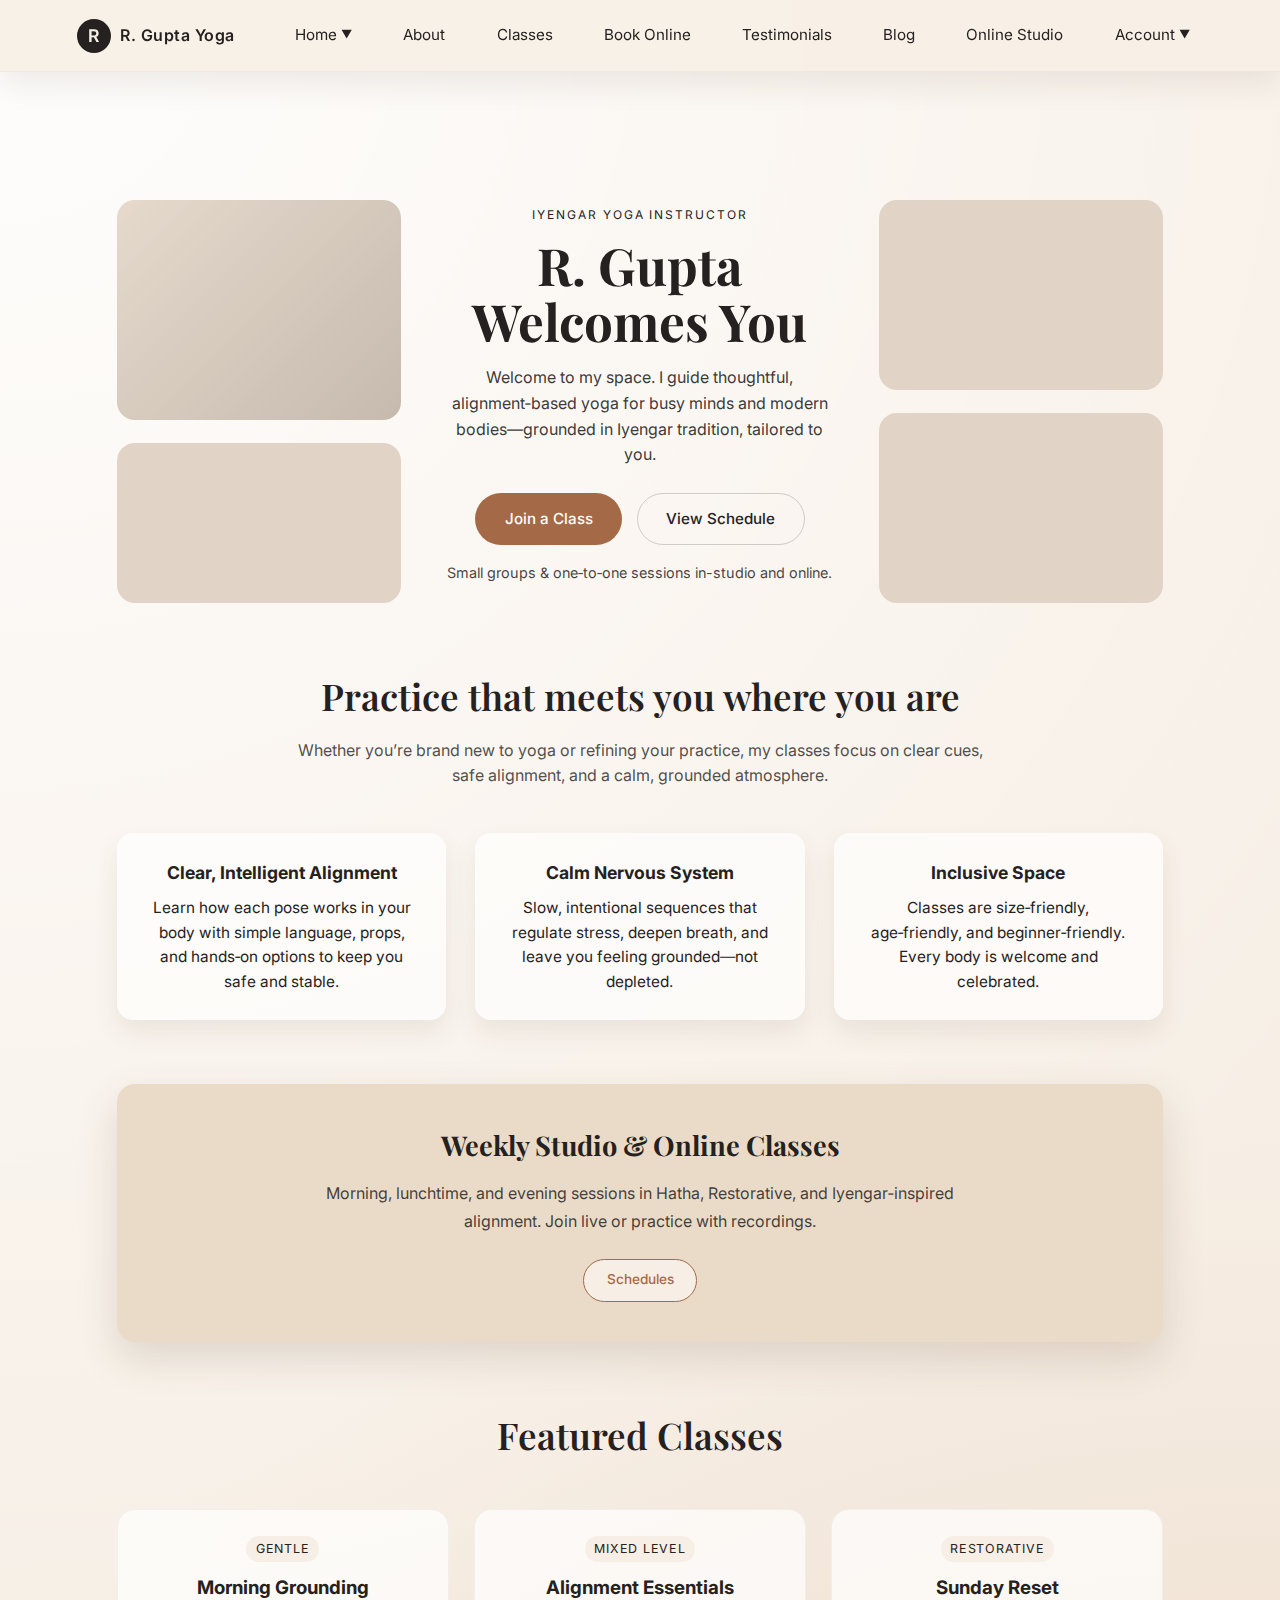
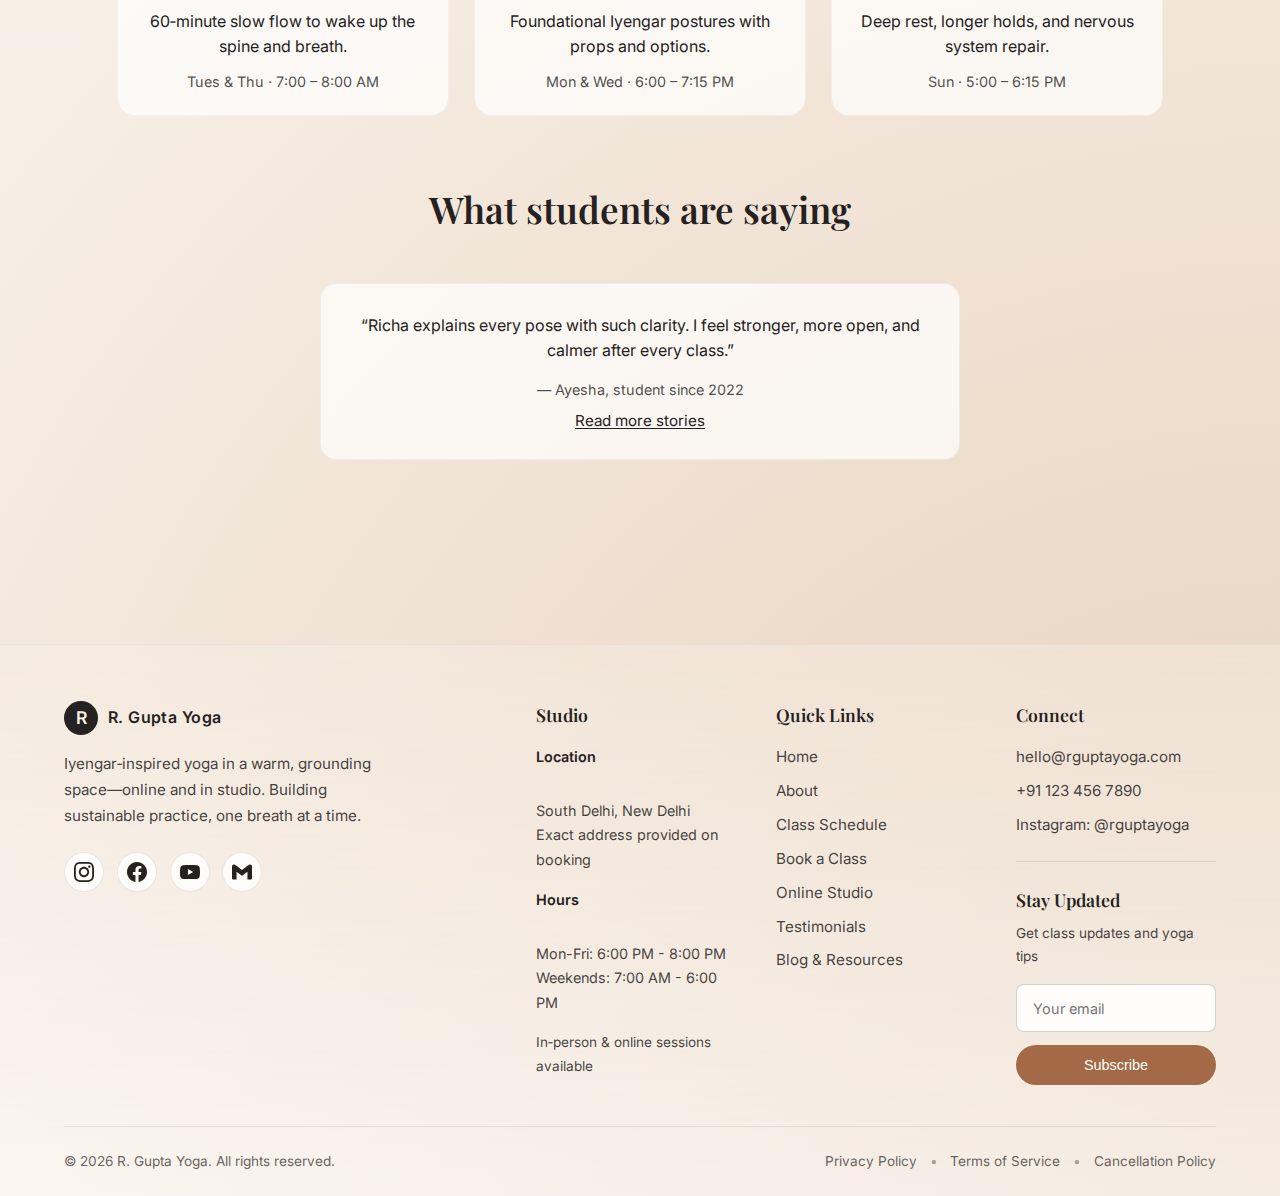
<file: index.html>
<!DOCTYPE html>
<html lang="en">
  <head>
    <meta charset="UTF-8" />
    <meta name="viewport" content="width=device-width, initial-scale=1.0" />
    <title>R. Gupta Yoga | Home</title>
    <link rel="icon" type="image/svg+xml" href="favicon.svg" />
    <link rel="alternate icon" href="favicon.ico" />
    <link rel="stylesheet" href="styles.css" />
    <link
      href="https://fonts.googleapis.com/css2?family=Playfair+Display:wght@500;700&family=Inter:wght@300;400;500;600&display=swap"
      rel="stylesheet"
    />
  </head>
  <body>
    <header class="site-header">
      <a href="index.html" class="logo-area">
        <div class="logo-mark">R</div>
        <span class="logo-text">R. Gupta Yoga</span>
      </a>
      <button class="menu-toggle" aria-label="Toggle menu" aria-expanded="false">
        <span></span>
        <span></span>
        <span></span>
      </button>
      <nav class="main-nav" id="main-nav">
        <div class="nav-dropdown">
          <a href="#" class="nav-dropdown-toggle">Home <span class="dropdown-arrow">▼</span></a>
          <div class="nav-dropdown-menu">
            <a href="index.html" class="active">Home</a>
            <a href="home2.html">Home 2</a>
          </div>
        </div>
        <a href="about.html">About</a>
        <a href="schedule.html">Classes</a>
        <a href="booking.html">Book Online</a>
        <a href="testimonials.html">Testimonials</a>
        <a href="blog.html">Blog</a>
        <a href="online.html">Online Studio</a>
        <div class="nav-dropdown">
          <a href="#" class="nav-dropdown-toggle">Account <span class="dropdown-arrow">▼</span></a>
          <div class="nav-dropdown-menu">
            <a href="dashboard.html">Dashboard</a>
            <a href="login.html">Login</a>
            <a href="register.html">Register</a>
          </div>
        </div>
      </nav>
    </header>

    <main>
      <!-- HERO -->
      <section class="hero">
        <div class="hero-media hero-media-left">
          <div class="hero-photo tall"></div>
          <div class="hero-photo square"></div>
        </div>

        <div class="hero-content">
          <p class="eyebrow">Iyengar Yoga Instructor</p>
          <h1>
            R. Gupta<br />
            <span>Welcomes You</span>
          </h1>
          <p class="hero-subtitle">
            Welcome to my space. I guide thoughtful, alignment‑based yoga for
            busy minds and modern bodies—grounded in Iyengar tradition, tailored
            to you.
          </p>
          <div class="hero-actions">
            <a href="booking.html" class="btn primary">Join a Class</a>
            <a href="schedule.html" class="btn ghost">View Schedule</a>
          </div>
          <p class="hero-note">
            Small groups & one‑to‑one sessions in-studio and online.
          </p>
        </div>

        <div class="hero-media hero-media-right">
          <div class="hero-photo wide"></div>
          <div class="hero-photo square"></div>
        </div>
      </section>

      <!-- THREE PILLARS -->
      <section class="pillars">
        <div class="section-heading">
          <h2>Practice that meets you where you are</h2>
          <p>
            Whether you’re brand new to yoga or refining your practice, my
            classes focus on clear cues, safe alignment, and a calm, grounded
            atmosphere.
          </p>
        </div>
        <div class="pillars-grid">
          <article class="card">
            <h3>Clear, Intelligent Alignment</h3>
            <p>
              Learn how each pose works in your body with simple language,
              props, and hands‑on options to keep you safe and stable.
            </p>
          </article>
          <article class="card">
            <h3>Calm Nervous System</h3>
            <p>
              Slow, intentional sequences that regulate stress, deepen breath,
              and leave you feeling grounded—not depleted.
            </p>
          </article>
          <article class="card">
            <h3>Inclusive Space</h3>
            <p>
              Classes are size‑friendly, age‑friendly, and beginner‑friendly.
              Every body is welcome and celebrated.
            </p>
          </article>
        </div>
      </section>

      <!-- HIGHLIGHT STRIP -->
      <section class="highlight-strip">
        <div class="highlight-content">
          <h2>Weekly Studio & Online Classes</h2>
          <p>
            Morning, lunchtime, and evening sessions in Hatha, Restorative, and
            Iyengar‑inspired alignment. Join live or practice with recordings.
          </p>
          <a href="schedule.html" class="btn secondary highlight-btn">Schedules</a>
        </div>
      </section>

      <!-- FEATURED CLASSES -->
      <section class="featured-classes">
        <div class="section-heading">
          <h2>Featured Classes</h2>
        </div>
        <div class="class-grid">
          <article class="class-card">
            <span class="tag">Gentle</span>
            <h3>Morning Grounding</h3>
            <p>60‑minute slow flow to wake up the spine and breath.</p>
            <p class="meta">Tues & Thu · 7:00 – 8:00 AM</p>
          </article>
          <article class="class-card">
            <span class="tag">Mixed Level</span>
            <h3>Alignment Essentials</h3>
            <p>Foundational Iyengar postures with props and options.</p>
            <p class="meta">Mon & Wed · 6:00 – 7:15 PM</p>
          </article>
          <article class="class-card">
            <span class="tag">Restorative</span>
            <h3>Sunday Reset</h3>
            <p>Deep rest, longer holds, and nervous system repair.</p>
            <p class="meta">Sun · 5:00 – 6:15 PM</p>
          </article>
        </div>
      </section>

      <!-- TESTIMONIAL PREVIEW -->
      <section class="testimonial-preview">
        <div class="section-heading narrow">
          <h2>What students are saying</h2>
        </div>
        <div class="testimonial-card">
          <p class="quote">
            “Richa explains every pose with such clarity. I feel stronger, more
            open, and calmer after every class.”
          </p>
          <p class="author">— Ayesha, student since 2022</p>
          <a href="testimonials.html" class="text-link">Read more stories</a>
        </div>
      </section>
    </main>

    <footer class="site-footer">
      <div class="footer-main">
        <div class="footer-brand">
          <div class="footer-logo">
            <div class="logo-mark">R</div>
            <span class="logo-text">R. Gupta Yoga</span>
          </div>
          <p>
            Iyengar‑inspired yoga in a warm, grounding space—online and in
            studio. Building sustainable practice, one breath at a time.
          </p>
          <div class="social-icons">
            <a href="https://instagram.com/rguptayoga" target="_blank" rel="noopener noreferrer" aria-label="Instagram" class="social-icon">
              <svg width="20" height="20" viewBox="0 0 24 24" fill="currentColor">
                <path d="M12 2.163c3.204 0 3.584.012 4.85.07 3.252.148 4.771 1.691 4.919 4.919.058 1.265.069 1.645.069 4.849 0 3.205-.012 3.584-.069 4.849-.149 3.225-1.664 4.771-4.919 4.919-1.266.058-1.644.07-4.85.07-3.204 0-3.584-.012-4.849-.07-3.26-.149-4.771-1.699-4.919-4.92-.058-1.265-.07-1.644-.07-4.849 0-3.204.013-3.583.07-4.849.149-3.227 1.664-4.771 4.919-4.919 1.266-.057 1.645-.069 4.849-.069zm0-2.163c-3.259 0-3.667.014-4.947.072-4.358.2-6.78 2.618-6.98 6.98-.059 1.281-.073 1.689-.073 4.948 0 3.259.014 3.668.072 4.948.2 4.358 2.618 6.78 6.98 6.98 1.281.058 1.689.072 4.948.072 3.259 0 3.668-.014 4.948-.072 4.354-.2 6.782-2.618 6.979-6.98.059-1.28.073-1.689.073-4.948 0-3.259-.014-3.667-.072-4.947-.196-4.354-2.617-6.78-6.979-6.98-1.281-.059-1.69-.073-4.949-.073zm0 5.838c-3.403 0-6.162 2.759-6.162 6.162s2.759 6.163 6.162 6.163 6.162-2.759 6.162-6.163c0-3.403-2.759-6.162-6.162-6.162zm0 10.162c-2.209 0-4-1.79-4-4 0-2.209 1.791-4 4-4s4 1.791 4 4c0 2.21-1.791 4-4 4zm6.406-11.845c-.796 0-1.441.645-1.441 1.44s.645 1.44 1.441 1.44c.795 0 1.439-.645 1.439-1.44s-.644-1.44-1.439-1.44z"/>
              </svg>
            </a>
            <a href="https://facebook.com/rguptayoga" target="_blank" rel="noopener noreferrer" aria-label="Facebook" class="social-icon">
              <svg width="20" height="20" viewBox="0 0 24 24" fill="currentColor">
                <path d="M24 12.073c0-6.627-5.373-12-12-12s-12 5.373-12 12c0 5.99 4.388 10.954 10.125 11.854v-8.385H7.078v-3.47h3.047V9.43c0-3.007 1.792-4.669 4.533-4.669 1.312 0 2.686.235 2.686.235v2.953H15.83c-1.491 0-1.956.925-1.956 1.874v2.25h3.328l-.532 3.47h-2.796v8.385C19.612 23.027 24 18.062 24 12.073z"/>
              </svg>
            </a>
            <a href="https://youtube.com/@rguptayoga" target="_blank" rel="noopener noreferrer" aria-label="YouTube" class="social-icon">
              <svg width="20" height="20" viewBox="0 0 24 24" fill="currentColor">
                <path d="M23.498 6.186a3.016 3.016 0 0 0-2.122-2.136C19.505 3.545 12 3.545 12 3.545s-7.505 0-9.377.505A3.017 3.017 0 0 0 .502 6.186C0 8.07 0 12 0 12s0 3.93.502 5.814a3.016 3.016 0 0 0 2.122 2.136c1.871.505 9.376.505 9.376.505s7.505 0 9.377-.505a3.015 3.015 0 0 0 2.122-2.136C24 15.93 24 12 24 12s0-3.93-.502-5.814zM9.545 15.568V8.432L15.818 12l-6.273 3.568z"/>
              </svg>
            </a>
            <a href="mailto:hello@rguptayoga.com" aria-label="Email" class="social-icon">
              <svg width="20" height="20" viewBox="0 0 24 24" fill="currentColor">
                <path d="M24 5.457v13.909c0 .904-.732 1.636-1.636 1.636h-3.819V11.73L12 16.64l-6.545-4.91v9.273H1.636A1.636 1.636 0 0 1 0 19.366V5.457c0-2.023 2.309-3.178 3.927-1.964L5.455 4.64 12 9.548l6.545-4.91 1.528-1.145C21.69 2.28 24 3.434 24 5.457z"/>
              </svg>
            </a>
          </div>
        </div>
        <div class="footer-columns">
          <div class="footer-column">
            <h4>Studio</h4>
            <p><strong>Location</strong><br />South Delhi, New Delhi<br />Exact address provided on booking</p>
            <p><strong>Hours</strong><br />Mon-Fri: 6:00 PM - 8:00 PM<br />Weekends: 7:00 AM - 6:00 PM</p>
            <p class="small">In‑person & online sessions available</p>
          </div>
          <div class="footer-column">
            <h4>Quick Links</h4>
            <ul class="footer-links">
              <li><a href="index.html">Home</a></li>
              <li><a href="about.html">About</a></li>
              <li><a href="schedule.html">Class Schedule</a></li>
              <li><a href="booking.html">Book a Class</a></li>
              <li><a href="online.html">Online Studio</a></li>
              <li><a href="testimonials.html">Testimonials</a></li>
              <li><a href="blog.html">Blog & Resources</a></li>
            </ul>
          </div>
          <div class="footer-column">
            <h4>Connect</h4>
            <ul class="footer-links">
              <li><a href="mailto:hello@rguptayoga.com">hello@rguptayoga.com</a></li>
              <li><a href="tel:+911234567890">+91 123 456 7890</a></li>
              <li><a href="https://instagram.com/rguptayoga" target="_blank" rel="noopener noreferrer">Instagram: @rguptayoga</a></li>
            </ul>
            <div class="newsletter">
              <h4>Stay Updated</h4>
              <p class="small">Get class updates and yoga tips</p>
              <form class="newsletter-form" onsubmit="event.preventDefault(); alert('Thank you for subscribing!');">
                <input type="email" placeholder="Your email" required />
                <button type="submit" class="btn primary">Subscribe</button>
              </form>
            </div>
          </div>
        </div>
      </div>
      <div class="footer-bottom">
        <div class="footer-bottom-content">
          <span>© <span id="year"></span> R. Gupta Yoga. All rights reserved.</span>
          <div class="footer-legal">
            <a href="#">Privacy Policy</a>
            <span>•</span>
            <a href="#">Terms of Service</a>
            <span>•</span>
            <a href="#">Cancellation Policy</a>
          </div>
        </div>
        </div>
    </footer>

    <!-- Scroll to Top Button -->
    <button class="scroll-to-top" id="scrollToTop" aria-label="Scroll to top">
      <svg width="20" height="20" viewBox="0 0 24 24" fill="none" stroke="currentColor" stroke-width="2">
        <path d="M18 15l-6-6-6 6"/>
      </svg>
    </button>

    <script>
      const yearSpan = document.getElementById("year");
      if (yearSpan) {
        yearSpan.textContent = new Date().getFullYear();
      }

      // Menu toggle functionality
      const menuToggle = document.querySelector('.menu-toggle');
      const mainNav = document.getElementById('main-nav');
      
      if (menuToggle && mainNav) {
        menuToggle.addEventListener('click', function() {
          const isExpanded = menuToggle.getAttribute('aria-expanded') === 'true';
          menuToggle.setAttribute('aria-expanded', !isExpanded);
          mainNav.classList.toggle('nav-open');
          menuToggle.classList.toggle('active');
        });
      }

      // Dropdown functionality - handle all dropdowns FIRST (before nav links)
      const dropdowns = document.querySelectorAll('.nav-dropdown');
      
      dropdowns.forEach((dropdown) => {
        const dropdownToggle = dropdown.querySelector('.nav-dropdown-toggle');
        const dropdownMenu = dropdown.querySelector('.nav-dropdown-menu');
        const dropdownItems = dropdownMenu ? dropdownMenu.querySelectorAll('a') : [];
        
        if (dropdownToggle && dropdownMenu) {
          // Handle toggle click/touch
          const handleToggle = function(e) {
            e.preventDefault();
            e.stopPropagation();
            e.stopImmediatePropagation();
            
            // Close other dropdowns
            dropdowns.forEach((otherDropdown) => {
              if (otherDropdown !== dropdown) {
                const otherMenu = otherDropdown.querySelector('.nav-dropdown-menu');
                if (otherMenu) {
                  otherMenu.classList.remove('show');
                }
              }
            });
            
            // Toggle this dropdown
            dropdownMenu.classList.toggle('show');
            
            return false;
          };
          
          // Add event listeners - use capture phase and make sure they run first
          dropdownToggle.addEventListener('click', handleToggle, true);
          dropdownToggle.addEventListener('touchend', function(e) {
            e.preventDefault();
            e.stopPropagation();
            e.stopImmediatePropagation();
            handleToggle(e);
            return false;
          }, true);

          // Close mobile menu when clicking dropdown items
          dropdownItems.forEach(item => {
            item.addEventListener('click', function(e) {
              if (window.innerWidth <= 960) {
                if (mainNav) {
                  mainNav.classList.remove('nav-open');
                }
                if (menuToggle) {
                  menuToggle.classList.remove('active');
                  menuToggle.setAttribute('aria-expanded', 'false');
                }
                dropdownMenu.classList.remove('show');
              }
            });
          });
        }
      });

      // Close menu when clicking on a link (but not dropdown toggle or dropdown items)
      if (mainNav) {
        const navLinks = mainNav.querySelectorAll('a');
        navLinks.forEach(link => {
          link.addEventListener('click', function(e) {
            // Don't close menu if clicking dropdown toggle or dropdown items
            if (!link.classList.contains('nav-dropdown-toggle') && !link.closest('.nav-dropdown-menu')) {
              if (mainNav) {
                mainNav.classList.remove('nav-open');
              }
              if (menuToggle) {
                menuToggle.classList.remove('active');
                menuToggle.setAttribute('aria-expanded', 'false');
              }
            }
          });
        });
      }

      // Close dropdowns when clicking outside (desktop only)
      if (window.innerWidth > 960) {
        document.addEventListener('click', function(e) {
          if (!e.target.closest('.nav-dropdown')) {
            dropdownMenus.forEach(menu => {
              menu.classList.remove('show');
            });
          }
        });
      }

      // Scroll to top functionality
      const scrollToTopBtn = document.getElementById('scrollToTop');
      if (scrollToTopBtn) {
        // Show/hide button based on scroll position
        window.addEventListener('scroll', function() {
          if (window.pageYOffset > 300) {
            scrollToTopBtn.classList.add('show');
          } else {
            scrollToTopBtn.classList.remove('show');
          }
        });

        // Scroll to top when button is clicked
        scrollToTopBtn.addEventListener('click', function() {
          window.scrollTo({
            top: 0,
            behavior: 'smooth'
          });
        });
      }
    </script>
  </body>
</html>
</file>
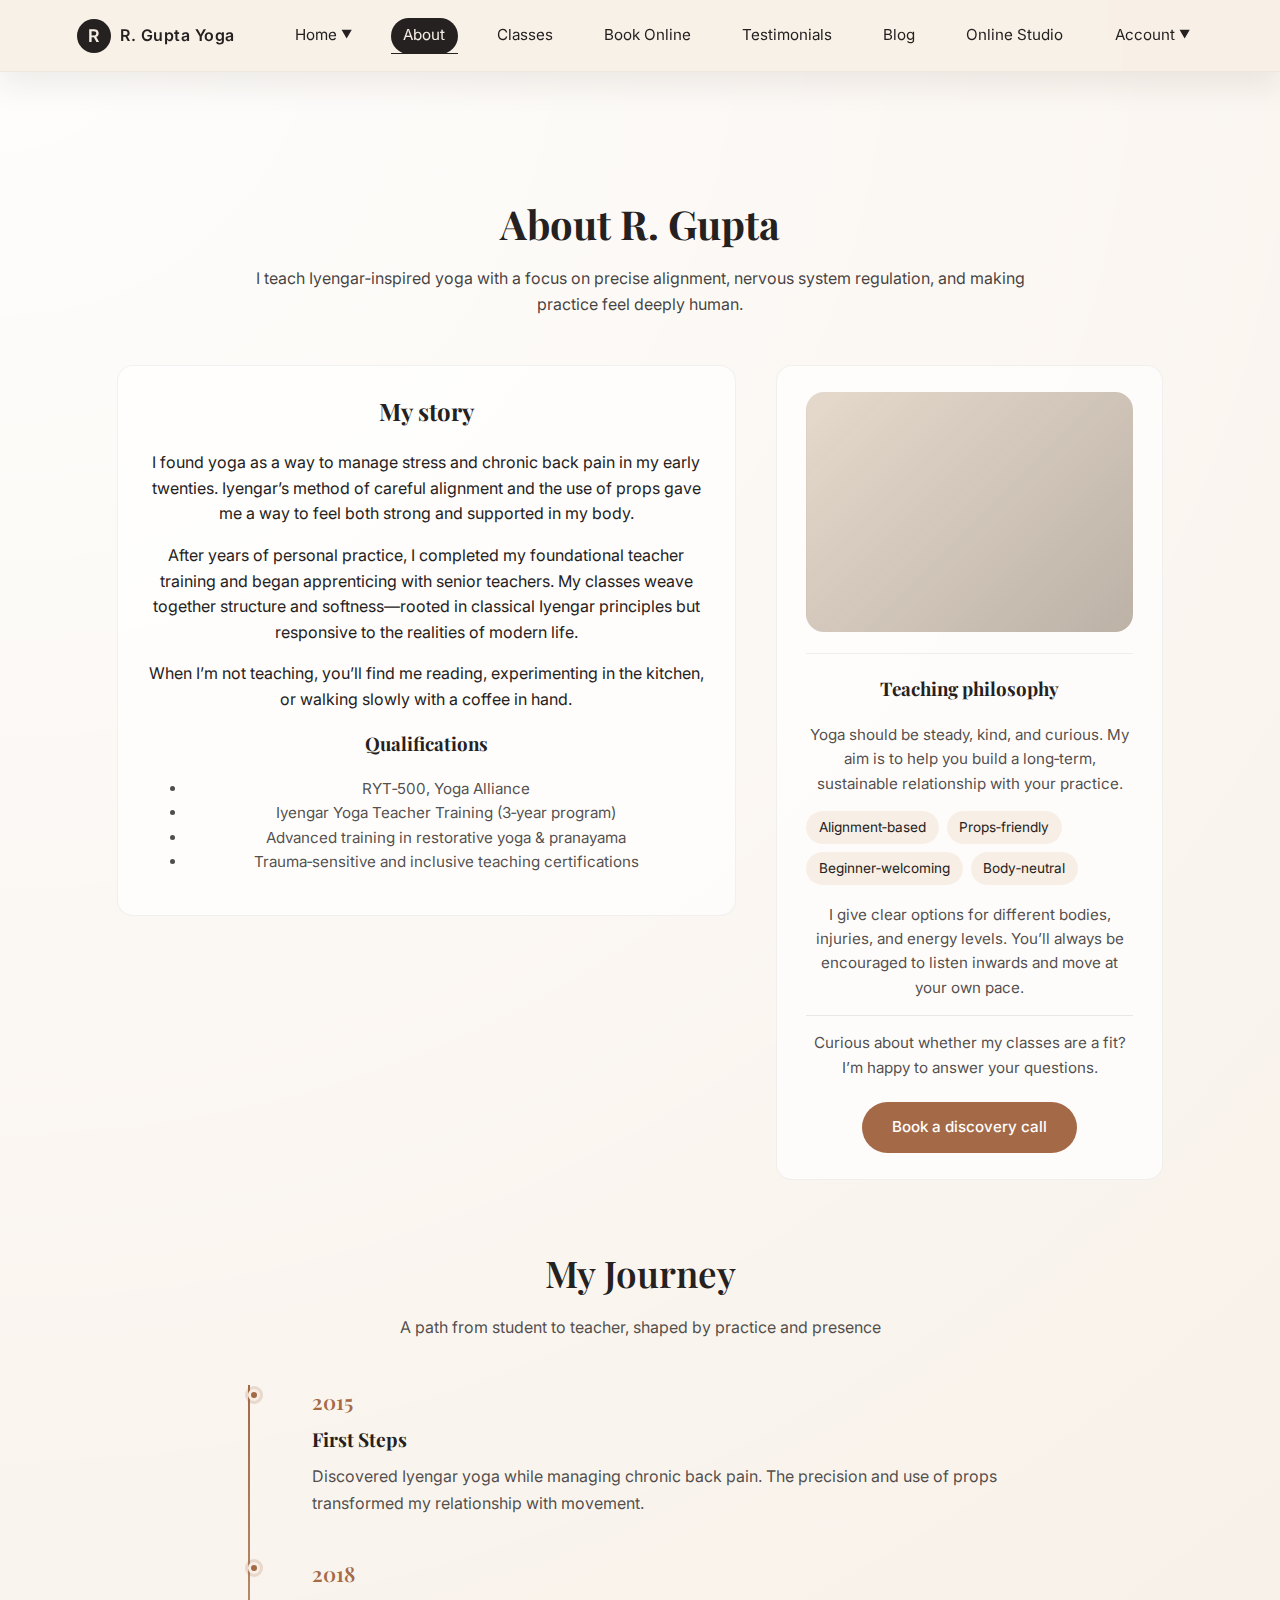
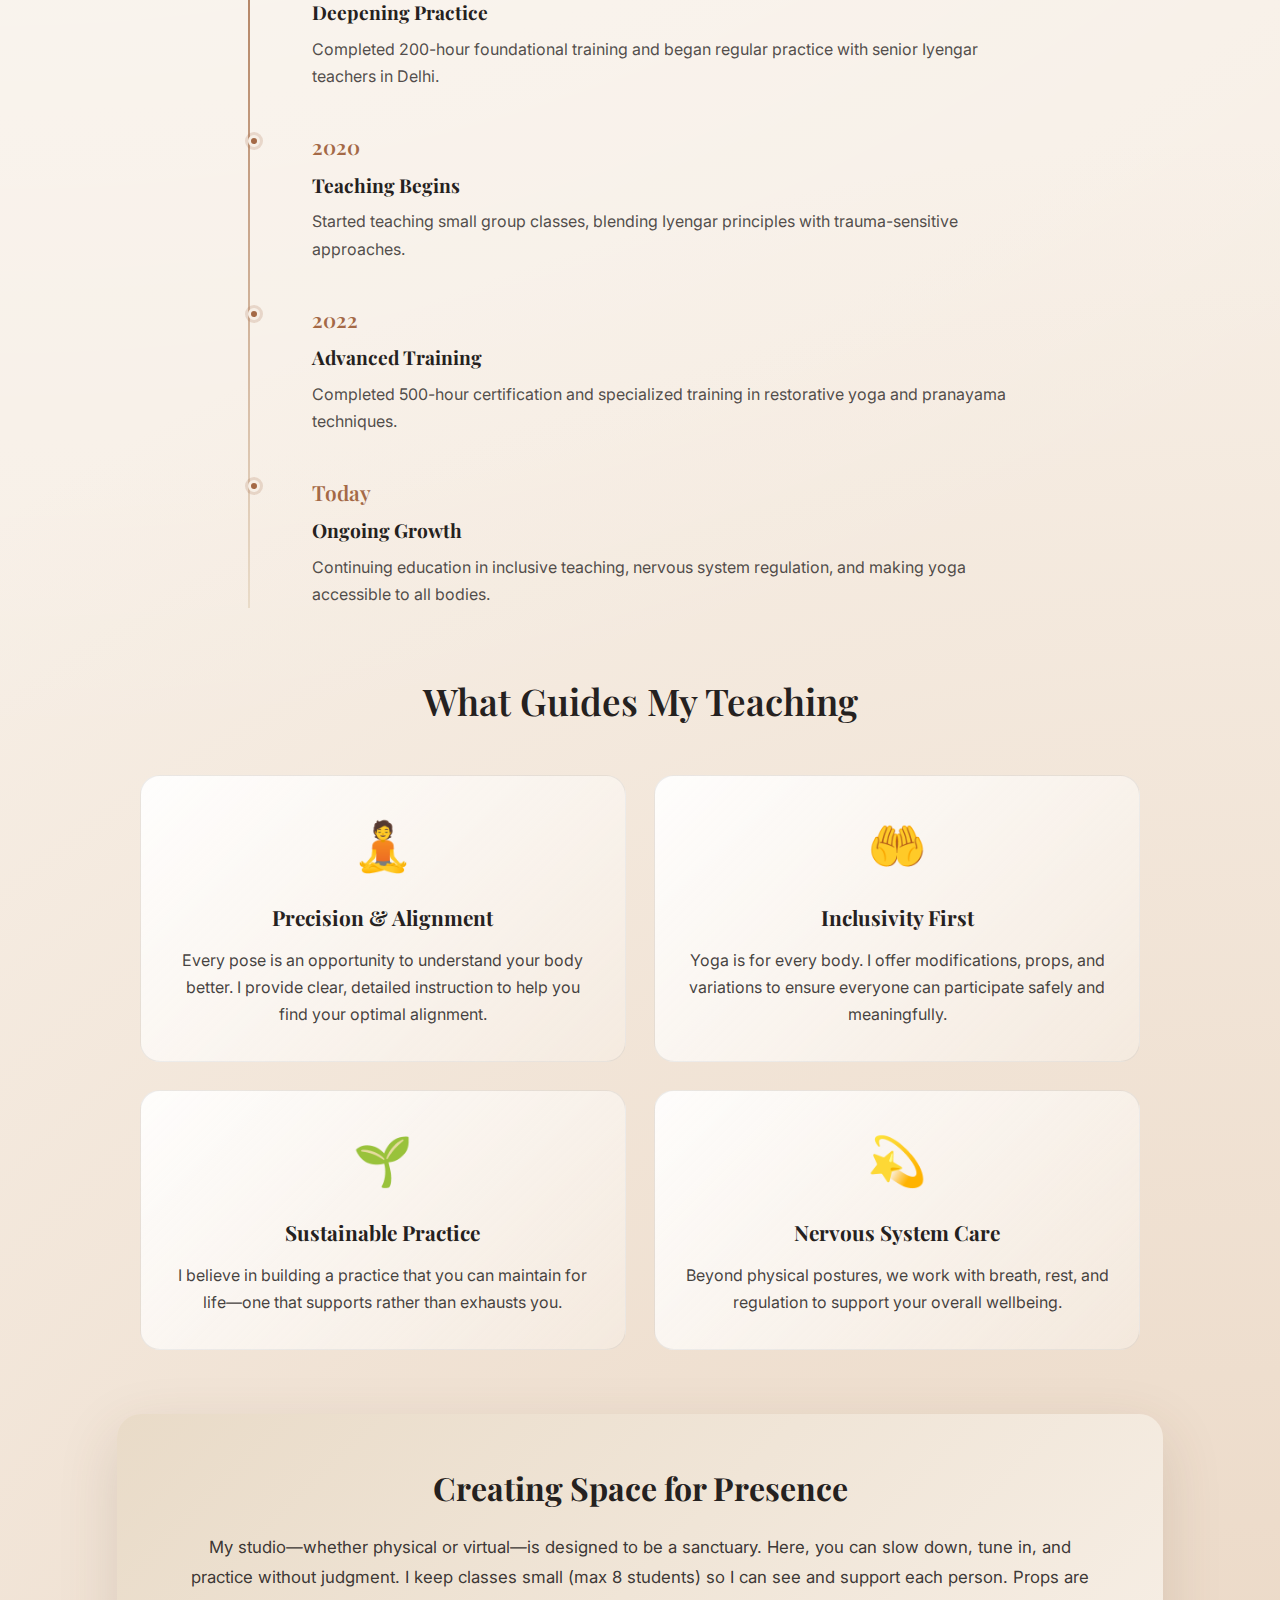
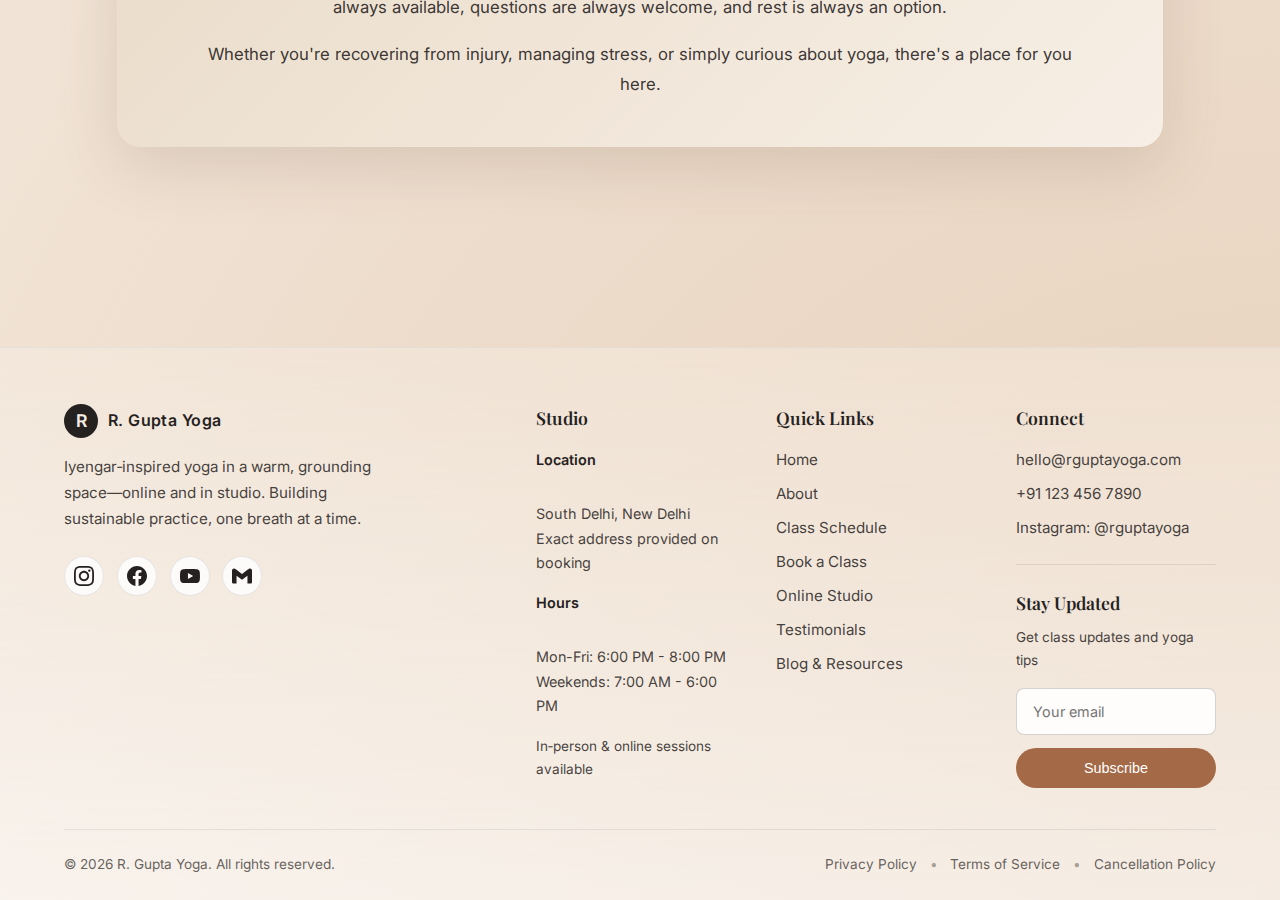
<file: about.html>
<!DOCTYPE html>
<html lang="en">
  <head>
    <meta charset="UTF-8" />
    <meta name="viewport" content="width=device-width, initial-scale=1.0" />
    <title>About | R. Gupta Yoga</title>
    <link rel="icon" type="image/svg+xml" href="favicon.svg" />
    <link rel="alternate icon" href="favicon.ico" />
    <link rel="stylesheet" href="styles.css" />
    <link
      href="https://fonts.googleapis.com/css2?family=Playfair+Display:wght@500;700&family=Inter:wght@300;400;500;600&display=swap"
      rel="stylesheet"
    />
  </head>
  <body>
    <header class="site-header">
      <a href="index.html" class="logo-area">
        <div class="logo-mark">R</div>
        <span class="logo-text">R. Gupta Yoga</span>
      </a>
      <button class="menu-toggle" aria-label="Toggle menu" aria-expanded="false">
        <span></span>
        <span></span>
        <span></span>
      </button>
      <nav class="main-nav" id="main-nav">
        <div class="nav-dropdown">
          <a href="#" class="nav-dropdown-toggle">Home <span class="dropdown-arrow">▼</span></a>
          <div class="nav-dropdown-menu">
            <a href="index.html">Home</a>
            <a href="home2.html">Home 2</a>
          </div>
        </div>
        <a href="about.html" class="active">About</a>
        <a href="schedule.html">Classes</a>
        <a href="booking.html">Book Online</a>
        <a href="testimonials.html">Testimonials</a>
        <a href="blog.html">Blog</a>
        <a href="online.html">Online Studio</a>
        <div class="nav-dropdown">
          <a href="#" class="nav-dropdown-toggle">Account <span class="dropdown-arrow">▼</span></a>
          <div class="nav-dropdown-menu">
            <a href="dashboard.html">Dashboard</a>
            <a href="login.html">Login</a>
            <a href="register.html">Register</a>
          </div>
        </div>
      </nav>
    </header>

    <main>
      <section class="page-hero">
        <h1>About R. Gupta</h1>
        <p>
          I teach Iyengar‑inspired yoga with a focus on precise alignment,
          nervous system regulation, and making practice feel deeply human.
        </p>
      </section>

      <section class="two-column">
        <article class="panel">
          <h2>My story</h2>
          <p>
            I found yoga as a way to manage stress and chronic back pain in my
            early twenties. Iyengar’s method of careful alignment and the use of
            props gave me a way to feel both strong and supported in my body.
          </p>
          <p>
            After years of personal practice, I completed my foundational
            teacher training and began apprenticing with senior teachers. My
            classes weave together structure and softness—rooted in classical
            Iyengar principles but responsive to the realities of modern life.
          </p>
          <p>
            When I’m not teaching, you’ll find me reading, experimenting in the
            kitchen, or walking slowly with a coffee in hand.
          </p>

          <h3>Qualifications</h3>
          <ul class="muted">
            <li>RYT‑500, Yoga Alliance</li>
            <li>Iyengar Yoga Teacher Training (3‑year program)</li>
            <li>Advanced training in restorative yoga & pranayama</li>
            <li>Trauma‑sensitive and inclusive teaching certifications</li>
          </ul>
        </article>

        <aside class="panel">
          <div class="about-portrait"></div>
          <hr style="border: none; border-top: 1px solid rgba(0, 0, 0, 0.06); margin: 1.3rem 0" />
          <h3>Teaching philosophy</h3>
          <p class="muted">
            Yoga should be steady, kind, and curious. My aim is to help you
            build a long‑term, sustainable relationship with your practice.
          </p>
          <div class="chips" style="margin-bottom: 1.1rem">
            <span class="chip">Alignment‑based</span>
            <span class="chip">Props‑friendly</span>
            <span class="chip">Beginner‑welcoming</span>
            <span class="chip">Body‑neutral</span>
          </div>
          <p class="muted">
            I give clear options for different bodies, injuries, and energy
            levels. You’ll always be encouraged to listen inwards and move at
            your own pace.
          </p>
          <hr style="border: none; border-top: 1px solid rgba(0, 0, 0, 0.08)" />
          <p class="muted">
            Curious about whether my classes are a fit? I’m happy to answer your
            questions.
          </p>
          <a href="booking.html" class="btn primary" style="margin-top: 0.4rem"
            >Book a discovery call</a
          >
        </aside>
      </section>

      <!-- JOURNEY TIMELINE -->
      <section class="journey-section">
        <div class="section-heading">
          <h2>My Journey</h2>
          <p>A path from student to teacher, shaped by practice and presence</p>
        </div>
        <div class="timeline">
          <div class="timeline-item">
            <div class="timeline-year">2015</div>
            <div class="timeline-content">
              <h3>First Steps</h3>
              <p>Discovered Iyengar yoga while managing chronic back pain. The precision and use of props transformed my relationship with movement.</p>
            </div>
          </div>
          <div class="timeline-item">
            <div class="timeline-year">2018</div>
            <div class="timeline-content">
              <h3>Deepening Practice</h3>
              <p>Completed 200-hour foundational training and began regular practice with senior Iyengar teachers in Delhi.</p>
            </div>
          </div>
          <div class="timeline-item">
            <div class="timeline-year">2020</div>
            <div class="timeline-content">
              <h3>Teaching Begins</h3>
              <p>Started teaching small group classes, blending Iyengar principles with trauma-sensitive approaches.</p>
            </div>
          </div>
          <div class="timeline-item">
            <div class="timeline-year">2022</div>
            <div class="timeline-content">
              <h3>Advanced Training</h3>
              <p>Completed 500-hour certification and specialized training in restorative yoga and pranayama techniques.</p>
            </div>
          </div>
          <div class="timeline-item">
            <div class="timeline-year">Today</div>
            <div class="timeline-content">
              <h3>Ongoing Growth</h3>
              <p>Continuing education in inclusive teaching, nervous system regulation, and making yoga accessible to all bodies.</p>
            </div>
          </div>
        </div>
      </section>

      <!-- VALUES GRID -->
      <section class="values-section">
        <div class="section-heading">
          <h2>What Guides My Teaching</h2>
        </div>
        <div class="values-grid">
          <div class="value-card">
            <div class="value-icon">🧘</div>
            <h3>Precision & Alignment</h3>
            <p>Every pose is an opportunity to understand your body better. I provide clear, detailed instruction to help you find your optimal alignment.</p>
          </div>
          <div class="value-card">
            <div class="value-icon">🤲</div>
            <h3>Inclusivity First</h3>
            <p>Yoga is for every body. I offer modifications, props, and variations to ensure everyone can participate safely and meaningfully.</p>
          </div>
          <div class="value-card">
            <div class="value-icon">🌱</div>
            <h3>Sustainable Practice</h3>
            <p>I believe in building a practice that you can maintain for life—one that supports rather than exhausts you.</p>
          </div>
          <div class="value-card">
            <div class="value-icon">💫</div>
            <h3>Nervous System Care</h3>
            <p>Beyond physical postures, we work with breath, rest, and regulation to support your overall wellbeing.</p>
          </div>
        </div>
      </section>

      <!-- STUDIO PHILOSOPHY -->
      <section class="philosophy-banner">
        <div class="philosophy-content">
          <h2>Creating Space for Presence</h2>
          <p>My studio—whether physical or virtual—is designed to be a sanctuary. Here, you can slow down, tune in, and practice without judgment. I keep classes small (max 8 students) so I can see and support each person. Props are always available, questions are always welcome, and rest is always an option.</p>
          <p>Whether you're recovering from injury, managing stress, or simply curious about yoga, there's a place for you here.</p>
        </div>
      </section>
    </main>

    <footer class="site-footer">
      <div class="footer-main">
        <div class="footer-brand">
          <div class="footer-logo">
            <div class="logo-mark">R</div>
            <span class="logo-text">R. Gupta Yoga</span>
          </div>
          <p>
            Iyengar‑inspired yoga in a warm, grounding space—online and in
            studio. Building sustainable practice, one breath at a time.
          </p>
          <div class="social-icons">
            <a href="https://instagram.com/rguptayoga" target="_blank" rel="noopener noreferrer" aria-label="Instagram" class="social-icon">
              <svg width="20" height="20" viewBox="0 0 24 24" fill="currentColor">
                <path d="M12 2.163c3.204 0 3.584.012 4.85.07 3.252.148 4.771 1.691 4.919 4.919.058 1.265.069 1.645.069 4.849 0 3.205-.012 3.584-.069 4.849-.149 3.225-1.664 4.771-4.919 4.919-1.266.058-1.644.07-4.85.07-3.204 0-3.584-.012-4.849-.07-3.26-.149-4.771-1.699-4.919-4.92-.058-1.265-.07-1.644-.07-4.849 0-3.204.013-3.583.07-4.849.149-3.227 1.664-4.771 4.919-4.919 1.266-.057 1.645-.069 4.849-.069zm0-2.163c-3.259 0-3.667.014-4.947.072-4.358.2-6.78 2.618-6.98 6.98-.059 1.281-.073 1.689-.073 4.948 0 3.259.014 3.668.072 4.948.2 4.358 2.618 6.78 6.98 6.98 1.281.058 1.689.072 4.948.072 3.259 0 3.668-.014 4.948-.072 4.354-.2 6.782-2.618 6.979-6.98.059-1.28.073-1.689.073-4.948 0-3.259-.014-3.667-.072-4.947-.196-4.354-2.617-6.78-6.979-6.98-1.281-.059-1.69-.073-4.949-.073zm0 5.838c-3.403 0-6.162 2.759-6.162 6.162s2.759 6.163 6.162 6.163 6.162-2.759 6.162-6.163c0-3.403-2.759-6.162-6.162-6.162zm0 10.162c-2.209 0-4-1.79-4-4 0-2.209 1.791-4 4-4s4 1.791 4 4c0 2.21-1.791 4-4 4zm6.406-11.845c-.796 0-1.441.645-1.441 1.44s.645 1.44 1.441 1.44c.795 0 1.439-.645 1.439-1.44s-.644-1.44-1.439-1.44z"/>
              </svg>
            </a>
            <a href="https://facebook.com/rguptayoga" target="_blank" rel="noopener noreferrer" aria-label="Facebook" class="social-icon">
              <svg width="20" height="20" viewBox="0 0 24 24" fill="currentColor">
                <path d="M24 12.073c0-6.627-5.373-12-12-12s-12 5.373-12 12c0 5.99 4.388 10.954 10.125 11.854v-8.385H7.078v-3.47h3.047V9.43c0-3.007 1.792-4.669 4.533-4.669 1.312 0 2.686.235 2.686.235v2.953H15.83c-1.491 0-1.956.925-1.956 1.874v2.25h3.328l-.532 3.47h-2.796v8.385C19.612 23.027 24 18.062 24 12.073z"/>
              </svg>
            </a>
            <a href="https://youtube.com/@rguptayoga" target="_blank" rel="noopener noreferrer" aria-label="YouTube" class="social-icon">
              <svg width="20" height="20" viewBox="0 0 24 24" fill="currentColor">
                <path d="M23.498 6.186a3.016 3.016 0 0 0-2.122-2.136C19.505 3.545 12 3.545 12 3.545s-7.505 0-9.377.505A3.017 3.017 0 0 0 .502 6.186C0 8.07 0 12 0 12s0 3.93.502 5.814a3.016 3.016 0 0 0 2.122 2.136c1.871.505 9.376.505 9.376.505s7.505 0 9.377-.505a3.015 3.015 0 0 0 2.122-2.136C24 15.93 24 12 24 12s0-3.93-.502-5.814zM9.545 15.568V8.432L15.818 12l-6.273 3.568z"/>
              </svg>
            </a>
            <a href="mailto:hello@rguptayoga.com" aria-label="Email" class="social-icon">
              <svg width="20" height="20" viewBox="0 0 24 24" fill="currentColor">
                <path d="M24 5.457v13.909c0 .904-.732 1.636-1.636 1.636h-3.819V11.73L12 16.64l-6.545-4.91v9.273H1.636A1.636 1.636 0 0 1 0 19.366V5.457c0-2.023 2.309-3.178 3.927-1.964L5.455 4.64 12 9.548l6.545-4.91 1.528-1.145C21.69 2.28 24 3.434 24 5.457z"/>
              </svg>
            </a>
          </div>
        </div>
        <div class="footer-columns">
          <div class="footer-column">
            <h4>Studio</h4>
            <p><strong>Location</strong><br />South Delhi, New Delhi<br />Exact address provided on booking</p>
            <p><strong>Hours</strong><br />Mon-Fri: 6:00 PM - 8:00 PM<br />Weekends: 7:00 AM - 6:00 PM</p>
            <p class="small">In‑person & online sessions available</p>
          </div>
          <div class="footer-column">
            <h4>Quick Links</h4>
            <ul class="footer-links">
              <li><a href="index.html">Home</a></li>
              <li><a href="about.html">About</a></li>
              <li><a href="schedule.html">Class Schedule</a></li>
              <li><a href="booking.html">Book a Class</a></li>
              <li><a href="online.html">Online Studio</a></li>
              <li><a href="testimonials.html">Testimonials</a></li>
              <li><a href="blog.html">Blog & Resources</a></li>
            </ul>
          </div>
          <div class="footer-column">
            <h4>Connect</h4>
            <ul class="footer-links">
              <li><a href="mailto:hello@rguptayoga.com">hello@rguptayoga.com</a></li>
              <li><a href="tel:+911234567890">+91 123 456 7890</a></li>
              <li><a href="https://instagram.com/rguptayoga" target="_blank" rel="noopener noreferrer">Instagram: @rguptayoga</a></li>
            </ul>
            <div class="newsletter">
              <h4>Stay Updated</h4>
              <p class="small">Get class updates and yoga tips</p>
              <form class="newsletter-form" onsubmit="event.preventDefault(); alert('Thank you for subscribing!');">
                <input type="email" placeholder="Your email" required />
                <button type="submit" class="btn primary">Subscribe</button>
              </form>
            </div>
          </div>
        </div>
      </div>
      <div class="footer-bottom">
        <div class="footer-bottom-content">
          <span>© <span id="year"></span> R. Gupta Yoga. All rights reserved.</span>
          <div class="footer-legal">
            <a href="#">Privacy Policy</a>
            <span>•</span>
            <a href="#">Terms of Service</a>
            <span>•</span>
            <a href="#">Cancellation Policy</a>
          </div>
        </div>
      </div>
    </footer>

    <!-- Scroll to Top Button -->
    <button class="scroll-to-top" id="scrollToTop" aria-label="Scroll to top">
      <svg width="20" height="20" viewBox="0 0 24 24" fill="none" stroke="currentColor" stroke-width="2">
        <path d="M18 15l-6-6-6 6"/>
      </svg>
    </button>

    <script>
      const yearSpan = document.getElementById("year");
      if (yearSpan) {
        yearSpan.textContent = new Date().getFullYear();
      }

      // Menu toggle functionality
      const menuToggle = document.querySelector('.menu-toggle');
      const mainNav = document.getElementById('main-nav');
      
      if (menuToggle && mainNav) {
        menuToggle.addEventListener('click', function() {
          const isExpanded = menuToggle.getAttribute('aria-expanded') === 'true';
          menuToggle.setAttribute('aria-expanded', !isExpanded);
          mainNav.classList.toggle('nav-open');
          menuToggle.classList.toggle('active');
        });
      }

      // Dropdown functionality - handle all dropdowns FIRST (before nav links)
      const dropdowns = document.querySelectorAll('.nav-dropdown');
      
      dropdowns.forEach((dropdown) => {
        const dropdownToggle = dropdown.querySelector('.nav-dropdown-toggle');
        const dropdownMenu = dropdown.querySelector('.nav-dropdown-menu');
        const dropdownItems = dropdownMenu ? dropdownMenu.querySelectorAll('a') : [];
        
        if (dropdownToggle && dropdownMenu) {
          // Handle toggle click/touch
          const handleToggle = function(e) {
            e.preventDefault();
            e.stopPropagation();
            e.stopImmediatePropagation();
            
            // Close other dropdowns
            dropdowns.forEach((otherDropdown) => {
              if (otherDropdown !== dropdown) {
                const otherMenu = otherDropdown.querySelector('.nav-dropdown-menu');
                if (otherMenu) {
                  otherMenu.classList.remove('show');
                }
              }
            });
            
            // Toggle this dropdown
            dropdownMenu.classList.toggle('show');
            
            return false;
          };
          
          // Add event listeners - use capture phase and make sure they run first
          dropdownToggle.addEventListener('click', handleToggle, true);
          dropdownToggle.addEventListener('touchend', function(e) {
            e.preventDefault();
            e.stopPropagation();
            e.stopImmediatePropagation();
            handleToggle(e);
            return false;
          }, true);

          // Close mobile menu when clicking dropdown items
          dropdownItems.forEach(item => {
            item.addEventListener('click', function(e) {
              if (window.innerWidth <= 960) {
                if (mainNav) {
                  mainNav.classList.remove('nav-open');
                }
                if (menuToggle) {
                  menuToggle.classList.remove('active');
                  menuToggle.setAttribute('aria-expanded', 'false');
                }
                dropdownMenu.classList.remove('show');
              }
            });
          });
        }
      });

      // Close menu when clicking on a link (but not dropdown toggle or dropdown items)
      if (mainNav) {
        const navLinks = mainNav.querySelectorAll('a');
        navLinks.forEach(link => {
          link.addEventListener('click', function(e) {
            // Don't close menu if clicking dropdown toggle or dropdown items
            if (!link.classList.contains('nav-dropdown-toggle') && !link.closest('.nav-dropdown-menu')) {
              if (mainNav) {
                mainNav.classList.remove('nav-open');
              }
              if (menuToggle) {
                menuToggle.classList.remove('active');
                menuToggle.setAttribute('aria-expanded', 'false');
              }
            }
          });
        });
      }

      // Close dropdowns when clicking outside (desktop only)
      if (window.innerWidth > 960) {
        document.addEventListener('click', function(e) {
          if (!e.target.closest('.nav-dropdown')) {
            dropdownMenus.forEach(menu => {
              menu.classList.remove('show');
            });
          }
        });
      }

      // Scroll to top functionality
      const scrollToTopBtn = document.getElementById('scrollToTop');
      if (scrollToTopBtn) {
        // Show/hide button based on scroll position
        window.addEventListener('scroll', function() {
          if (window.pageYOffset > 300) {
            scrollToTopBtn.classList.add('show');
          } else {
            scrollToTopBtn.classList.remove('show');
          }
        });

        // Scroll to top when button is clicked
        scrollToTopBtn.addEventListener('click', function() {
          window.scrollTo({
            top: 0,
            behavior: 'smooth'
          });
        });
      }
    </script>
  </body>
</html>
</file>
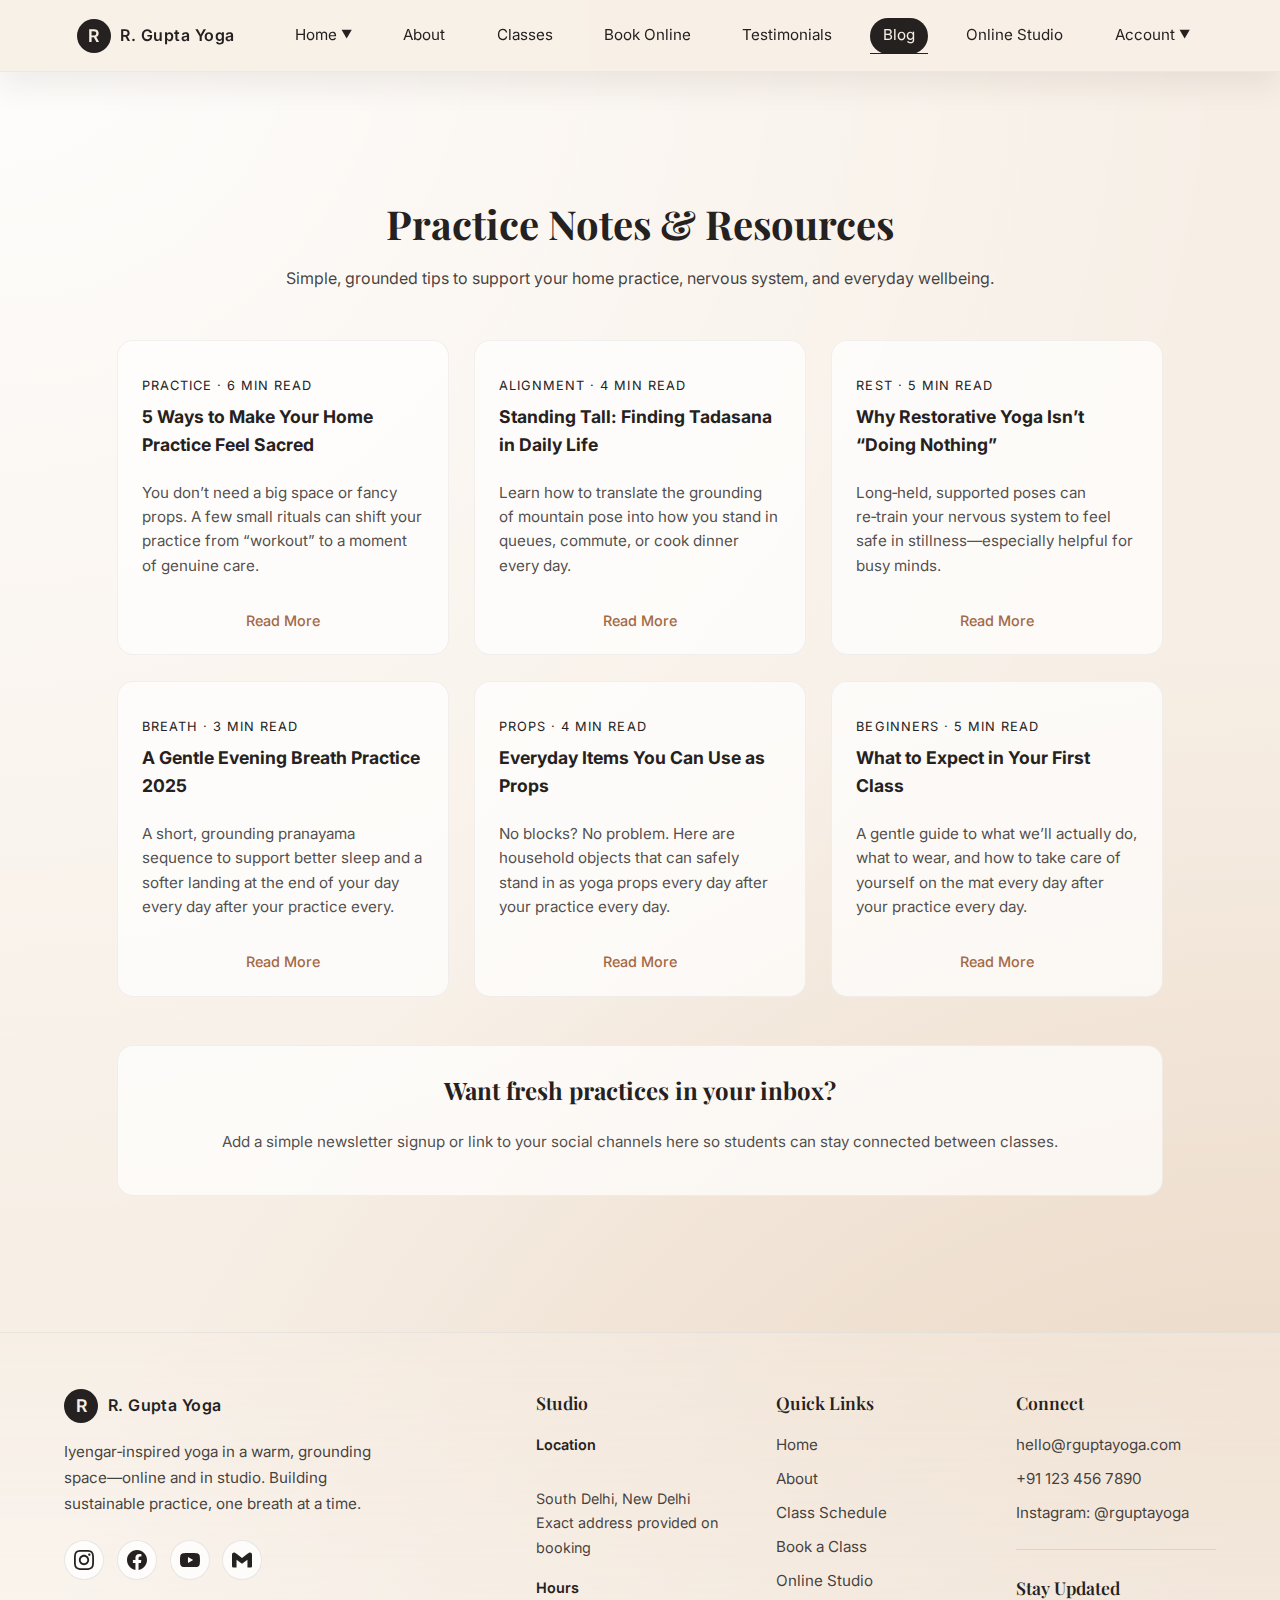
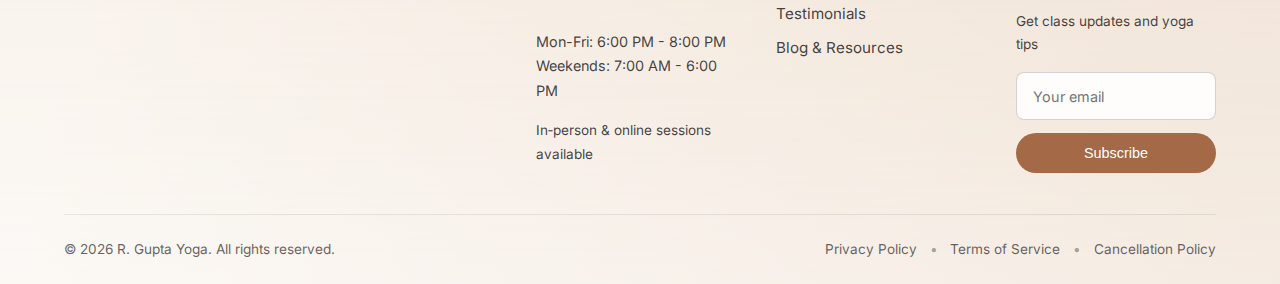
<file: blog.html>
<!DOCTYPE html>
<html lang="en">
  <head>
    <meta charset="UTF-8" />
    <meta name="viewport" content="width=device-width, initial-scale=1.0" />
    <title>Blog & Resources | R. Gupta Yoga</title>
    <link rel="icon" type="image/svg+xml" href="favicon.svg" />
    <link rel="alternate icon" href="favicon.ico" />
    <link rel="stylesheet" href="styles.css" />
    <link
      href="https://fonts.googleapis.com/css2?family=Playfair+Display:wght@500;700&family=Inter:wght@300;400;500;600&display=swap"
      rel="stylesheet"
    />
  </head>
  <body>
    <header class="site-header">
      <a href="index.html" class="logo-area">
        <div class="logo-mark">R</div>
        <span class="logo-text">R. Gupta Yoga</span>
      </a>
      <button class="menu-toggle" aria-label="Toggle menu" aria-expanded="false">
        <span></span>
        <span></span>
        <span></span>
      </button>
      <nav class="main-nav" id="main-nav">
        <div class="nav-dropdown">
          <a href="#" class="nav-dropdown-toggle">Home <span class="dropdown-arrow">▼</span></a>
          <div class="nav-dropdown-menu">
            <a href="index.html">Home</a>
            <a href="home2.html">Home 2</a>
          </div>
        </div>
        <a href="about.html">About</a>
        <a href="schedule.html">Classes</a>
        <a href="booking.html">Book Online</a>
        <a href="testimonials.html">Testimonials</a>
        <a href="blog.html" class="active">Blog</a>
        <a href="online.html">Online Studio</a>
        <div class="nav-dropdown">
          <a href="#" class="nav-dropdown-toggle">Account <span class="dropdown-arrow">▼</span></a>
          <div class="nav-dropdown-menu">
            <a href="dashboard.html">Dashboard</a>
            <a href="login.html">Login</a>
            <a href="register.html">Register</a>
          </div>
        </div>
      </nav>
    </header>

    <main>
      <section class="page-hero">
        <h1>Practice Notes & Resources</h1>
        <p>
          Simple, grounded tips to support your home practice, nervous system,
          and everyday wellbeing.
        </p>
      </section>

      <section class="blog-grid">
        <article class="post-card">
          <p class="post-meta">Practice · 6 min read</p>
          <h3>5 Ways to Make Your Home Practice Feel Sacred</h3>
          <p class="muted">
            You don’t need a big space or fancy props. A few small rituals can
            shift your practice from “workout” to a moment of genuine care.
          </p>
          <a href="#" class="read-more-link">Read More</a>
        </article>
        <article class="post-card">
          <p class="post-meta">Alignment · 4 min read</p>
          <h3>Standing Tall: Finding Tadasana in Daily Life</h3>
          <p class="muted">
            Learn how to translate the grounding of mountain pose into how you
            stand in queues, commute, or cook dinner every day.
          </p>
          <a href="#" class="read-more-link">Read More</a>
        </article>
        <article class="post-card">
          <p class="post-meta">Rest · 5 min read</p>
          <h3>Why Restorative Yoga Isn’t “Doing Nothing”</h3>
          <p class="muted">
            Long‑held, supported poses can re‑train your nervous system to feel
            safe in stillness—especially helpful for busy minds.
          </p>
          <a href="#" class="read-more-link">Read More</a>
        </article>
        <article class="post-card">
          <p class="post-meta">Breath · 3 min read</p>
          <h3>A Gentle Evening Breath Practice 2025</h3>
          <p class="muted">
            A short, grounding pranayama sequence to support better sleep and a
            softer landing at the end of your day every day after your practice every.
          </p>
          <a href="#" class="read-more-link">Read More</a>
        </article>
        <article class="post-card">
          <p class="post-meta">Props · 4 min read</p>
          <h3>Everyday Items You Can Use as Props</h3>
          <p class="muted">
            No blocks? No problem. Here are household objects that can safely
            stand in as yoga props every day after your practice every day.
          </p>
          <a href="#" class="read-more-link">Read More</a>
        </article>
        <article class="post-card">
          <p class="post-meta">Beginners · 5 min read</p>
          <h3>What to Expect in Your First Class</h3>
          <p class="muted">
            A gentle guide to what we’ll actually do, what to wear, and how to
            take care of yourself on the mat every day after your practice every day.
          </p>
          <a href="#" class="read-more-link">Read More</a>
        </article>
      </section>

      <section style="margin-top: 3rem">
        <div class="panel">
          <h2>Want fresh practices in your inbox?</h2>
          <p class="muted">
            Add a simple newsletter signup or link to your social channels here
            so students can stay connected between classes.
          </p>
        </div>
      </section>
    </main>

    <footer class="site-footer">
      <div class="footer-main">
        <div class="footer-brand">
          <div class="footer-logo">
            <div class="logo-mark">R</div>
            <span class="logo-text">R. Gupta Yoga</span>
          </div>
          <p>
            Iyengar‑inspired yoga in a warm, grounding space—online and in
            studio. Building sustainable practice, one breath at a time.
          </p>
          <div class="social-icons">
            <a href="https://instagram.com/rguptayoga" target="_blank" rel="noopener noreferrer" aria-label="Instagram" class="social-icon">
              <svg width="20" height="20" viewBox="0 0 24 24" fill="currentColor">
                <path d="M12 2.163c3.204 0 3.584.012 4.85.07 3.252.148 4.771 1.691 4.919 4.919.058 1.265.069 1.645.069 4.849 0 3.205-.012 3.584-.069 4.849-.149 3.225-1.664 4.771-4.919 4.919-1.266.058-1.644.07-4.85.07-3.204 0-3.584-.012-4.849-.07-3.26-.149-4.771-1.699-4.919-4.92-.058-1.265-.07-1.644-.07-4.849 0-3.204.013-3.583.07-4.849.149-3.227 1.664-4.771 4.919-4.919 1.266-.057 1.645-.069 4.849-.069zm0-2.163c-3.259 0-3.667.014-4.947.072-4.358.2-6.78 2.618-6.98 6.98-.059 1.281-.073 1.689-.073 4.948 0 3.259.014 3.668.072 4.948.2 4.358 2.618 6.78 6.98 6.98 1.281.058 1.689.072 4.948.072 3.259 0 3.668-.014 4.948-.072 4.354-.2 6.782-2.618 6.979-6.98.059-1.28.073-1.689.073-4.948 0-3.259-.014-3.667-.072-4.947-.196-4.354-2.617-6.78-6.979-6.98-1.281-.059-1.69-.073-4.949-.073zm0 5.838c-3.403 0-6.162 2.759-6.162 6.162s2.759 6.163 6.162 6.163 6.162-2.759 6.162-6.163c0-3.403-2.759-6.162-6.162-6.162zm0 10.162c-2.209 0-4-1.79-4-4 0-2.209 1.791-4 4-4s4 1.791 4 4c0 2.21-1.791 4-4 4zm6.406-11.845c-.796 0-1.441.645-1.441 1.44s.645 1.44 1.441 1.44c.795 0 1.439-.645 1.439-1.44s-.644-1.44-1.439-1.44z"/>
              </svg>
            </a>
            <a href="https://facebook.com/rguptayoga" target="_blank" rel="noopener noreferrer" aria-label="Facebook" class="social-icon">
              <svg width="20" height="20" viewBox="0 0 24 24" fill="currentColor">
                <path d="M24 12.073c0-6.627-5.373-12-12-12s-12 5.373-12 12c0 5.99 4.388 10.954 10.125 11.854v-8.385H7.078v-3.47h3.047V9.43c0-3.007 1.792-4.669 4.533-4.669 1.312 0 2.686.235 2.686.235v2.953H15.83c-1.491 0-1.956.925-1.956 1.874v2.25h3.328l-.532 3.47h-2.796v8.385C19.612 23.027 24 18.062 24 12.073z"/>
              </svg>
            </a>
            <a href="https://youtube.com/@rguptayoga" target="_blank" rel="noopener noreferrer" aria-label="YouTube" class="social-icon">
              <svg width="20" height="20" viewBox="0 0 24 24" fill="currentColor">
                <path d="M23.498 6.186a3.016 3.016 0 0 0-2.122-2.136C19.505 3.545 12 3.545 12 3.545s-7.505 0-9.377.505A3.017 3.017 0 0 0 .502 6.186C0 8.07 0 12 0 12s0 3.93.502 5.814a3.016 3.016 0 0 0 2.122 2.136c1.871.505 9.376.505 9.376.505s7.505 0 9.377-.505a3.015 3.015 0 0 0 2.122-2.136C24 15.93 24 12 24 12s0-3.93-.502-5.814zM9.545 15.568V8.432L15.818 12l-6.273 3.568z"/>
              </svg>
            </a>
            <a href="mailto:hello@rguptayoga.com" aria-label="Email" class="social-icon">
              <svg width="20" height="20" viewBox="0 0 24 24" fill="currentColor">
                <path d="M24 5.457v13.909c0 .904-.732 1.636-1.636 1.636h-3.819V11.73L12 16.64l-6.545-4.91v9.273H1.636A1.636 1.636 0 0 1 0 19.366V5.457c0-2.023 2.309-3.178 3.927-1.964L5.455 4.64 12 9.548l6.545-4.91 1.528-1.145C21.69 2.28 24 3.434 24 5.457z"/>
              </svg>
            </a>
          </div>
        </div>
        <div class="footer-columns">
          <div class="footer-column">
            <h4>Studio</h4>
            <p><strong>Location</strong><br />South Delhi, New Delhi<br />Exact address provided on booking</p>
            <p><strong>Hours</strong><br />Mon-Fri: 6:00 PM - 8:00 PM<br />Weekends: 7:00 AM - 6:00 PM</p>
            <p class="small">In‑person & online sessions available</p>
          </div>
          <div class="footer-column">
            <h4>Quick Links</h4>
            <ul class="footer-links">
              <li><a href="index.html">Home</a></li>
              <li><a href="about.html">About</a></li>
              <li><a href="schedule.html">Class Schedule</a></li>
              <li><a href="booking.html">Book a Class</a></li>
              <li><a href="online.html">Online Studio</a></li>
              <li><a href="testimonials.html">Testimonials</a></li>
              <li><a href="blog.html">Blog & Resources</a></li>
            </ul>
          </div>
          <div class="footer-column">
            <h4>Connect</h4>
            <ul class="footer-links">
              <li><a href="mailto:hello@rguptayoga.com">hello@rguptayoga.com</a></li>
              <li><a href="tel:+911234567890">+91 123 456 7890</a></li>
              <li><a href="https://instagram.com/rguptayoga" target="_blank" rel="noopener noreferrer">Instagram: @rguptayoga</a></li>
            </ul>
            <div class="newsletter">
              <h4>Stay Updated</h4>
              <p class="small">Get class updates and yoga tips</p>
              <form class="newsletter-form" onsubmit="event.preventDefault(); alert('Thank you for subscribing!');">
                <input type="email" placeholder="Your email" required />
                <button type="submit" class="btn primary">Subscribe</button>
              </form>
            </div>
          </div>
        </div>
      </div>
      <div class="footer-bottom">
        <div class="footer-bottom-content">
          <span>© <span id="year"></span> R. Gupta Yoga. All rights reserved.</span>
          <div class="footer-legal">
            <a href="#">Privacy Policy</a>
            <span>•</span>
            <a href="#">Terms of Service</a>
            <span>•</span>
            <a href="#">Cancellation Policy</a>
          </div>
        </div>
      </div>
    </footer>

    <!-- Scroll to Top Button -->
    <button class="scroll-to-top" id="scrollToTop" aria-label="Scroll to top">
      <svg width="20" height="20" viewBox="0 0 24 24" fill="none" stroke="currentColor" stroke-width="2">
        <path d="M18 15l-6-6-6 6"/>
      </svg>
    </button>

    <script>
      const yearSpan = document.getElementById("year");
      if (yearSpan) {
        yearSpan.textContent = new Date().getFullYear();
      }

      // Menu toggle functionality
      const menuToggle = document.querySelector('.menu-toggle');
      const mainNav = document.getElementById('main-nav');
      
      if (menuToggle && mainNav) {
        menuToggle.addEventListener('click', function() {
          const isExpanded = menuToggle.getAttribute('aria-expanded') === 'true';
          menuToggle.setAttribute('aria-expanded', !isExpanded);
          mainNav.classList.toggle('nav-open');
          menuToggle.classList.toggle('active');
        });

      }

      // Dropdown functionality - handle all dropdowns FIRST (before nav links)
      const dropdowns = document.querySelectorAll('.nav-dropdown');
      
      dropdowns.forEach((dropdown) => {
        const dropdownToggle = dropdown.querySelector('.nav-dropdown-toggle');
        const dropdownMenu = dropdown.querySelector('.nav-dropdown-menu');
        const dropdownItems = dropdownMenu ? dropdownMenu.querySelectorAll('a') : [];
        
        if (dropdownToggle && dropdownMenu) {
          // Handle toggle click/touch
          const handleToggle = function(e) {
            e.preventDefault();
            e.stopPropagation();
            e.stopImmediatePropagation();
            
            // Close other dropdowns
            dropdowns.forEach((otherDropdown) => {
              if (otherDropdown !== dropdown) {
                const otherMenu = otherDropdown.querySelector('.nav-dropdown-menu');
                if (otherMenu) {
                  otherMenu.classList.remove('show');
                }
              }
            });
            
            // Toggle this dropdown
            dropdownMenu.classList.toggle('show');
            
            return false;
          };
          
          // Add event listeners - use capture phase and make sure they run first
          dropdownToggle.addEventListener('click', handleToggle, true);
          dropdownToggle.addEventListener('touchend', function(e) {
            e.preventDefault();
            e.stopPropagation();
            e.stopImmediatePropagation();
            handleToggle(e);
            return false;
          }, true);

          // Close mobile menu when clicking dropdown items
          dropdownItems.forEach(item => {
            item.addEventListener('click', function(e) {
              if (window.innerWidth <= 960) {
                if (mainNav) {
                  mainNav.classList.remove('nav-open');
                }
                if (menuToggle) {
                  menuToggle.classList.remove('active');
                  menuToggle.setAttribute('aria-expanded', 'false');
                }
                dropdownMenu.classList.remove('show');
              }
            });
          });
        }
      });

      // Close menu when clicking on a link (but not dropdown toggle or dropdown items)
      if (mainNav) {
        const navLinks = mainNav.querySelectorAll('a');
        navLinks.forEach(link => {
          link.addEventListener('click', function(e) {
            // Don't close menu if clicking dropdown toggle or dropdown items
            if (!link.classList.contains('nav-dropdown-toggle') && !link.closest('.nav-dropdown-menu')) {
              if (mainNav) {
                mainNav.classList.remove('nav-open');
              }
              if (menuToggle) {
                menuToggle.classList.remove('active');
                menuToggle.setAttribute('aria-expanded', 'false');
              }
            }
          });
        });
      }

      // Close dropdowns when clicking outside (desktop only)
      if (window.innerWidth > 960) {
        document.addEventListener('click', function(e) {
          if (!e.target.closest('.nav-dropdown')) {
            dropdownMenus.forEach(menu => {
              menu.classList.remove('show');
            });
          }
        });
      }

      // Scroll to top functionality
      const scrollToTopBtn = document.getElementById('scrollToTop');
      if (scrollToTopBtn) {
        // Show/hide button based on scroll position
        window.addEventListener('scroll', function() {
          if (window.pageYOffset > 300) {
            scrollToTopBtn.classList.add('show');
          } else {
            scrollToTopBtn.classList.remove('show');
          }
        });

        // Scroll to top when button is clicked
        scrollToTopBtn.addEventListener('click', function() {
          window.scrollTo({
            top: 0,
            behavior: 'smooth'
          });
        });
      }
    </script>
  </body>
</html>
</file>
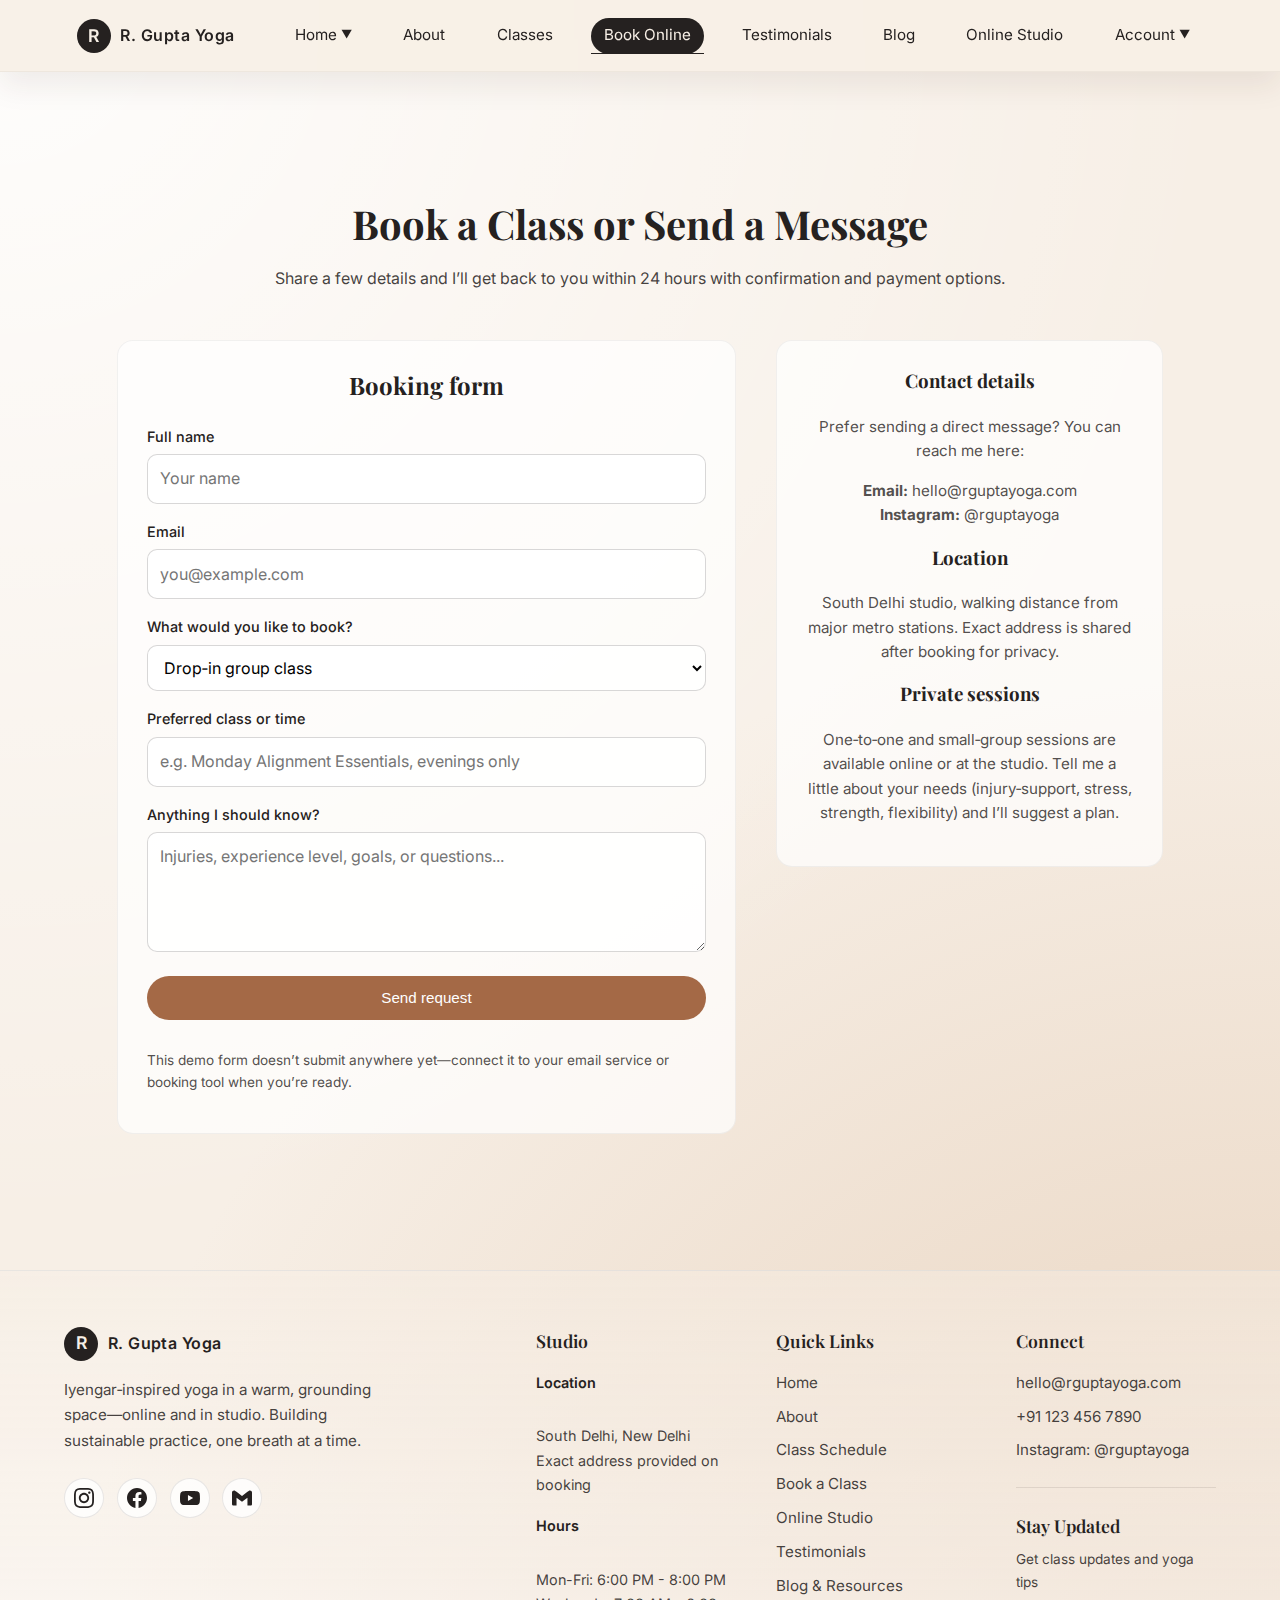
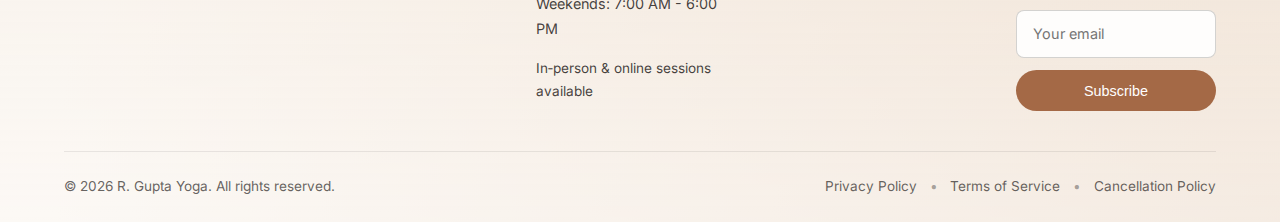
<file: booking.html>
<!DOCTYPE html>
<html lang="en">
  <head>
    <meta charset="UTF-8" />
    <meta name="viewport" content="width=device-width, initial-scale=1.0" />
    <title>Book a Class | R. Gupta Yoga</title>
    <link rel="icon" type="image/svg+xml" href="favicon.svg" />
    <link rel="alternate icon" href="favicon.ico" />
    <link rel="stylesheet" href="styles.css" />
    <link
      href="https://fonts.googleapis.com/css2?family=Playfair+Display:wght@500;700&family=Inter:wght@300;400;500;600&display=swap"
      rel="stylesheet"
    />
  </head>
  <body>
    <header class="site-header">
      <a href="index.html" class="logo-area">
        <div class="logo-mark">R</div>
        <span class="logo-text">R. Gupta Yoga</span>
      </a>
      <button class="menu-toggle" aria-label="Toggle menu" aria-expanded="false">
        <span></span>
        <span></span>
        <span></span>
      </button>
      <nav class="main-nav" id="main-nav">
        <div class="nav-dropdown">
          <a href="#" class="nav-dropdown-toggle">Home <span class="dropdown-arrow">▼</span></a>
          <div class="nav-dropdown-menu">
            <a href="index.html">Home</a>
            <a href="home2.html">Home 2</a>
          </div>
        </div>
        <a href="about.html">About</a>
        <a href="schedule.html">Classes</a>
        <a href="booking.html" class="active">Book Online</a>
        <a href="testimonials.html">Testimonials</a>
        <a href="blog.html">Blog</a>
        <a href="online.html">Online Studio</a>
        <div class="nav-dropdown">
          <a href="#" class="nav-dropdown-toggle">Account <span class="dropdown-arrow">▼</span></a>
          <div class="nav-dropdown-menu">
            <a href="dashboard.html">Dashboard</a>
            <a href="login.html">Login</a>
            <a href="register.html">Register</a>
          </div>
        </div>
      </nav>
    </header>

    <main>
      <section class="page-hero">
        <h1>Book a Class or Send a Message</h1>
        <p>
          Share a few details and I’ll get back to you within 24 hours with
          confirmation and payment options.
        </p>
      </section>

      <section class="two-column">
        <div class="panel">
          <h2>Booking form</h2>
          <form>
            <div>
              <label for="name">Full name</label>
              <input id="name" type="text" placeholder="Your name" required />
            </div>
            <div>
              <label for="email">Email</label>
              <input
                id="email"
                type="email"
                placeholder="you@example.com"
                required
              />
            </div>
            <div>
              <label for="type">What would you like to book?</label>
              <select id="type">
                <option>Drop‑in group class</option>
                <option>Monthly membership</option>
                <option>Private 1:1 session</option>
                <option>Corporate / workplace session</option>
                <option>Just have a question</option>
              </select>
            </div>
            <div>
              <label for="class">Preferred class or time</label>
              <input
                id="class"
                type="text"
                placeholder="e.g. Monday Alignment Essentials, evenings only"
              />
            </div>
            <div>
              <label for="message">Anything I should know?</label>
              <textarea
                id="message"
                placeholder="Injuries, experience level, goals, or questions..."
              ></textarea>
            </div>
            <button type="submit" class="btn primary">Send request</button>
            <p class="small">
              This demo form doesn’t submit anywhere yet—connect it to your
              email service or booking tool when you’re ready.
            </p>
          </form>
        </div>

        <aside class="panel">
          <h3>Contact details</h3>
          <p class="muted">
            Prefer sending a direct message? You can reach me here:
          </p>
          <p class="muted">
            <strong>Email:</strong> hello@rguptayoga.com<br />
            <strong>Instagram:</strong> @rguptayoga
          </p>
          <h3>Location</h3>
          <p class="muted">
            South Delhi studio, walking distance from major metro stations.
            Exact address is shared after booking for privacy.
          </p>
          <h3>Private sessions</h3>
          <p class="muted">
            One‑to‑one and small‑group sessions are available online or at the
            studio. Tell me a little about your needs (injury‑support, stress,
            strength, flexibility) and I’ll suggest a plan.
          </p>
        </aside>
      </section>
    </main>

    <footer class="site-footer">
      <div class="footer-main">
        <div class="footer-brand">
          <div class="footer-logo">
            <div class="logo-mark">R</div>
            <span class="logo-text">R. Gupta Yoga</span>
          </div>
          <p>
            Iyengar‑inspired yoga in a warm, grounding space—online and in
            studio. Building sustainable practice, one breath at a time.
          </p>
          <div class="social-icons">
            <a href="https://instagram.com/rguptayoga" target="_blank" rel="noopener noreferrer" aria-label="Instagram" class="social-icon">
              <svg width="20" height="20" viewBox="0 0 24 24" fill="currentColor">
                <path d="M12 2.163c3.204 0 3.584.012 4.85.07 3.252.148 4.771 1.691 4.919 4.919.058 1.265.069 1.645.069 4.849 0 3.205-.012 3.584-.069 4.849-.149 3.225-1.664 4.771-4.919 4.919-1.266.058-1.644.07-4.85.07-3.204 0-3.584-.012-4.849-.07-3.26-.149-4.771-1.699-4.919-4.92-.058-1.265-.07-1.644-.07-4.849 0-3.204.013-3.583.07-4.849.149-3.227 1.664-4.771 4.919-4.919 1.266-.057 1.645-.069 4.849-.069zm0-2.163c-3.259 0-3.667.014-4.947.072-4.358.2-6.78 2.618-6.98 6.98-.059 1.281-.073 1.689-.073 4.948 0 3.259.014 3.668.072 4.948.2 4.358 2.618 6.78 6.98 6.98 1.281.058 1.689.072 4.948.072 3.259 0 3.668-.014 4.948-.072 4.354-.2 6.782-2.618 6.979-6.98.059-1.28.073-1.689.073-4.948 0-3.259-.014-3.667-.072-4.947-.196-4.354-2.617-6.78-6.979-6.98-1.281-.059-1.69-.073-4.949-.073zm0 5.838c-3.403 0-6.162 2.759-6.162 6.162s2.759 6.163 6.162 6.163 6.162-2.759 6.162-6.163c0-3.403-2.759-6.162-6.162-6.162zm0 10.162c-2.209 0-4-1.79-4-4 0-2.209 1.791-4 4-4s4 1.791 4 4c0 2.21-1.791 4-4 4zm6.406-11.845c-.796 0-1.441.645-1.441 1.44s.645 1.44 1.441 1.44c.795 0 1.439-.645 1.439-1.44s-.644-1.44-1.439-1.44z"/>
              </svg>
            </a>
            <a href="https://facebook.com/rguptayoga" target="_blank" rel="noopener noreferrer" aria-label="Facebook" class="social-icon">
              <svg width="20" height="20" viewBox="0 0 24 24" fill="currentColor">
                <path d="M24 12.073c0-6.627-5.373-12-12-12s-12 5.373-12 12c0 5.99 4.388 10.954 10.125 11.854v-8.385H7.078v-3.47h3.047V9.43c0-3.007 1.792-4.669 4.533-4.669 1.312 0 2.686.235 2.686.235v2.953H15.83c-1.491 0-1.956.925-1.956 1.874v2.25h3.328l-.532 3.47h-2.796v8.385C19.612 23.027 24 18.062 24 12.073z"/>
              </svg>
            </a>
            <a href="https://youtube.com/@rguptayoga" target="_blank" rel="noopener noreferrer" aria-label="YouTube" class="social-icon">
              <svg width="20" height="20" viewBox="0 0 24 24" fill="currentColor">
                <path d="M23.498 6.186a3.016 3.016 0 0 0-2.122-2.136C19.505 3.545 12 3.545 12 3.545s-7.505 0-9.377.505A3.017 3.017 0 0 0 .502 6.186C0 8.07 0 12 0 12s0 3.93.502 5.814a3.016 3.016 0 0 0 2.122 2.136c1.871.505 9.376.505 9.376.505s7.505 0 9.377-.505a3.015 3.015 0 0 0 2.122-2.136C24 15.93 24 12 24 12s0-3.93-.502-5.814zM9.545 15.568V8.432L15.818 12l-6.273 3.568z"/>
              </svg>
            </a>
            <a href="mailto:hello@rguptayoga.com" aria-label="Email" class="social-icon">
              <svg width="20" height="20" viewBox="0 0 24 24" fill="currentColor">
                <path d="M24 5.457v13.909c0 .904-.732 1.636-1.636 1.636h-3.819V11.73L12 16.64l-6.545-4.91v9.273H1.636A1.636 1.636 0 0 1 0 19.366V5.457c0-2.023 2.309-3.178 3.927-1.964L5.455 4.64 12 9.548l6.545-4.91 1.528-1.145C21.69 2.28 24 3.434 24 5.457z"/>
              </svg>
            </a>
          </div>
        </div>
        <div class="footer-columns">
          <div class="footer-column">
            <h4>Studio</h4>
            <p><strong>Location</strong><br />South Delhi, New Delhi<br />Exact address provided on booking</p>
            <p><strong>Hours</strong><br />Mon-Fri: 6:00 PM - 8:00 PM<br />Weekends: 7:00 AM - 6:00 PM</p>
            <p class="small">In‑person & online sessions available</p>
          </div>
          <div class="footer-column">
            <h4>Quick Links</h4>
            <ul class="footer-links">
              <li><a href="index.html">Home</a></li>
              <li><a href="about.html">About</a></li>
              <li><a href="schedule.html">Class Schedule</a></li>
              <li><a href="booking.html">Book a Class</a></li>
              <li><a href="online.html">Online Studio</a></li>
              <li><a href="testimonials.html">Testimonials</a></li>
              <li><a href="blog.html">Blog & Resources</a></li>
            </ul>
          </div>
          <div class="footer-column">
            <h4>Connect</h4>
            <ul class="footer-links">
              <li><a href="mailto:hello@rguptayoga.com">hello@rguptayoga.com</a></li>
              <li><a href="tel:+911234567890">+91 123 456 7890</a></li>
              <li><a href="https://instagram.com/rguptayoga" target="_blank" rel="noopener noreferrer">Instagram: @rguptayoga</a></li>
            </ul>
            <div class="newsletter">
              <h4>Stay Updated</h4>
              <p class="small">Get class updates and yoga tips</p>
              <form class="newsletter-form" onsubmit="event.preventDefault(); alert('Thank you for subscribing!');">
                <input type="email" placeholder="Your email" required />
                <button type="submit" class="btn primary">Subscribe</button>
              </form>
            </div>
          </div>
        </div>
      </div>
      <div class="footer-bottom">
        <div class="footer-bottom-content">
          <span>© <span id="year"></span> R. Gupta Yoga. All rights reserved.</span>
          <div class="footer-legal">
            <a href="#">Privacy Policy</a>
            <span>•</span>
            <a href="#">Terms of Service</a>
            <span>•</span>
            <a href="#">Cancellation Policy</a>
          </div>
        </div>
      </div>
    </footer>

    <!-- Scroll to Top Button -->
    <button class="scroll-to-top" id="scrollToTop" aria-label="Scroll to top">
      <svg width="20" height="20" viewBox="0 0 24 24" fill="none" stroke="currentColor" stroke-width="2">
        <path d="M18 15l-6-6-6 6"/>
      </svg>
    </button>

    <script>
      const yearSpan = document.getElementById("year");
      if (yearSpan) {
        yearSpan.textContent = new Date().getFullYear();
      }

      // Menu toggle functionality
      const menuToggle = document.querySelector('.menu-toggle');
      const mainNav = document.getElementById('main-nav');
      
      if (menuToggle && mainNav) {
        menuToggle.addEventListener('click', function() {
          const isExpanded = menuToggle.getAttribute('aria-expanded') === 'true';
          menuToggle.setAttribute('aria-expanded', !isExpanded);
          mainNav.classList.toggle('nav-open');
          menuToggle.classList.toggle('active');
        });

      }

      // Dropdown functionality - handle all dropdowns FIRST (before nav links)
      const dropdowns = document.querySelectorAll('.nav-dropdown');
      
      dropdowns.forEach((dropdown) => {
        const dropdownToggle = dropdown.querySelector('.nav-dropdown-toggle');
        const dropdownMenu = dropdown.querySelector('.nav-dropdown-menu');
        const dropdownItems = dropdownMenu ? dropdownMenu.querySelectorAll('a') : [];
        
        if (dropdownToggle && dropdownMenu) {
          // Handle toggle click/touch
          const handleToggle = function(e) {
            e.preventDefault();
            e.stopPropagation();
            e.stopImmediatePropagation();
            
            // Close other dropdowns
            dropdowns.forEach((otherDropdown) => {
              if (otherDropdown !== dropdown) {
                const otherMenu = otherDropdown.querySelector('.nav-dropdown-menu');
                if (otherMenu) {
                  otherMenu.classList.remove('show');
                }
              }
            });
            
            // Toggle this dropdown
            dropdownMenu.classList.toggle('show');
            
            return false;
          };
          
          // Add event listeners - use capture phase and make sure they run first
          dropdownToggle.addEventListener('click', handleToggle, true);
          dropdownToggle.addEventListener('touchend', function(e) {
            e.preventDefault();
            e.stopPropagation();
            e.stopImmediatePropagation();
            handleToggle(e);
            return false;
          }, true);

          // Close mobile menu when clicking dropdown items
          dropdownItems.forEach(item => {
            item.addEventListener('click', function(e) {
              if (window.innerWidth <= 960) {
                if (mainNav) {
                  mainNav.classList.remove('nav-open');
                }
                if (menuToggle) {
                  menuToggle.classList.remove('active');
                  menuToggle.setAttribute('aria-expanded', 'false');
                }
                dropdownMenu.classList.remove('show');
              }
            });
          });
        }
      });

      // Close menu when clicking on a link (but not dropdown toggle or dropdown items)
      if (mainNav) {
        const navLinks = mainNav.querySelectorAll('a');
        navLinks.forEach(link => {
          link.addEventListener('click', function(e) {
            // Don't close menu if clicking dropdown toggle or dropdown items
            if (!link.classList.contains('nav-dropdown-toggle') && !link.closest('.nav-dropdown-menu')) {
              if (mainNav) {
                mainNav.classList.remove('nav-open');
              }
              if (menuToggle) {
                menuToggle.classList.remove('active');
                menuToggle.setAttribute('aria-expanded', 'false');
              }
            }
          });
        });
      }

      // Close dropdowns when clicking outside (desktop only)
      if (window.innerWidth > 960) {
        document.addEventListener('click', function(e) {
          if (!e.target.closest('.nav-dropdown')) {
            dropdownMenus.forEach(menu => {
              menu.classList.remove('show');
            });
          }
        });
      }

      // Scroll to top functionality
      const scrollToTopBtn = document.getElementById('scrollToTop');
      if (scrollToTopBtn) {
        // Show/hide button based on scroll position
        window.addEventListener('scroll', function() {
          if (window.pageYOffset > 300) {
            scrollToTopBtn.classList.add('show');
          } else {
            scrollToTopBtn.classList.remove('show');
          }
        });

        // Scroll to top when button is clicked
        scrollToTopBtn.addEventListener('click', function() {
          window.scrollTo({
            top: 0,
            behavior: 'smooth'
          });
        });
      }
    </script>
  </body>
</html>
</file>
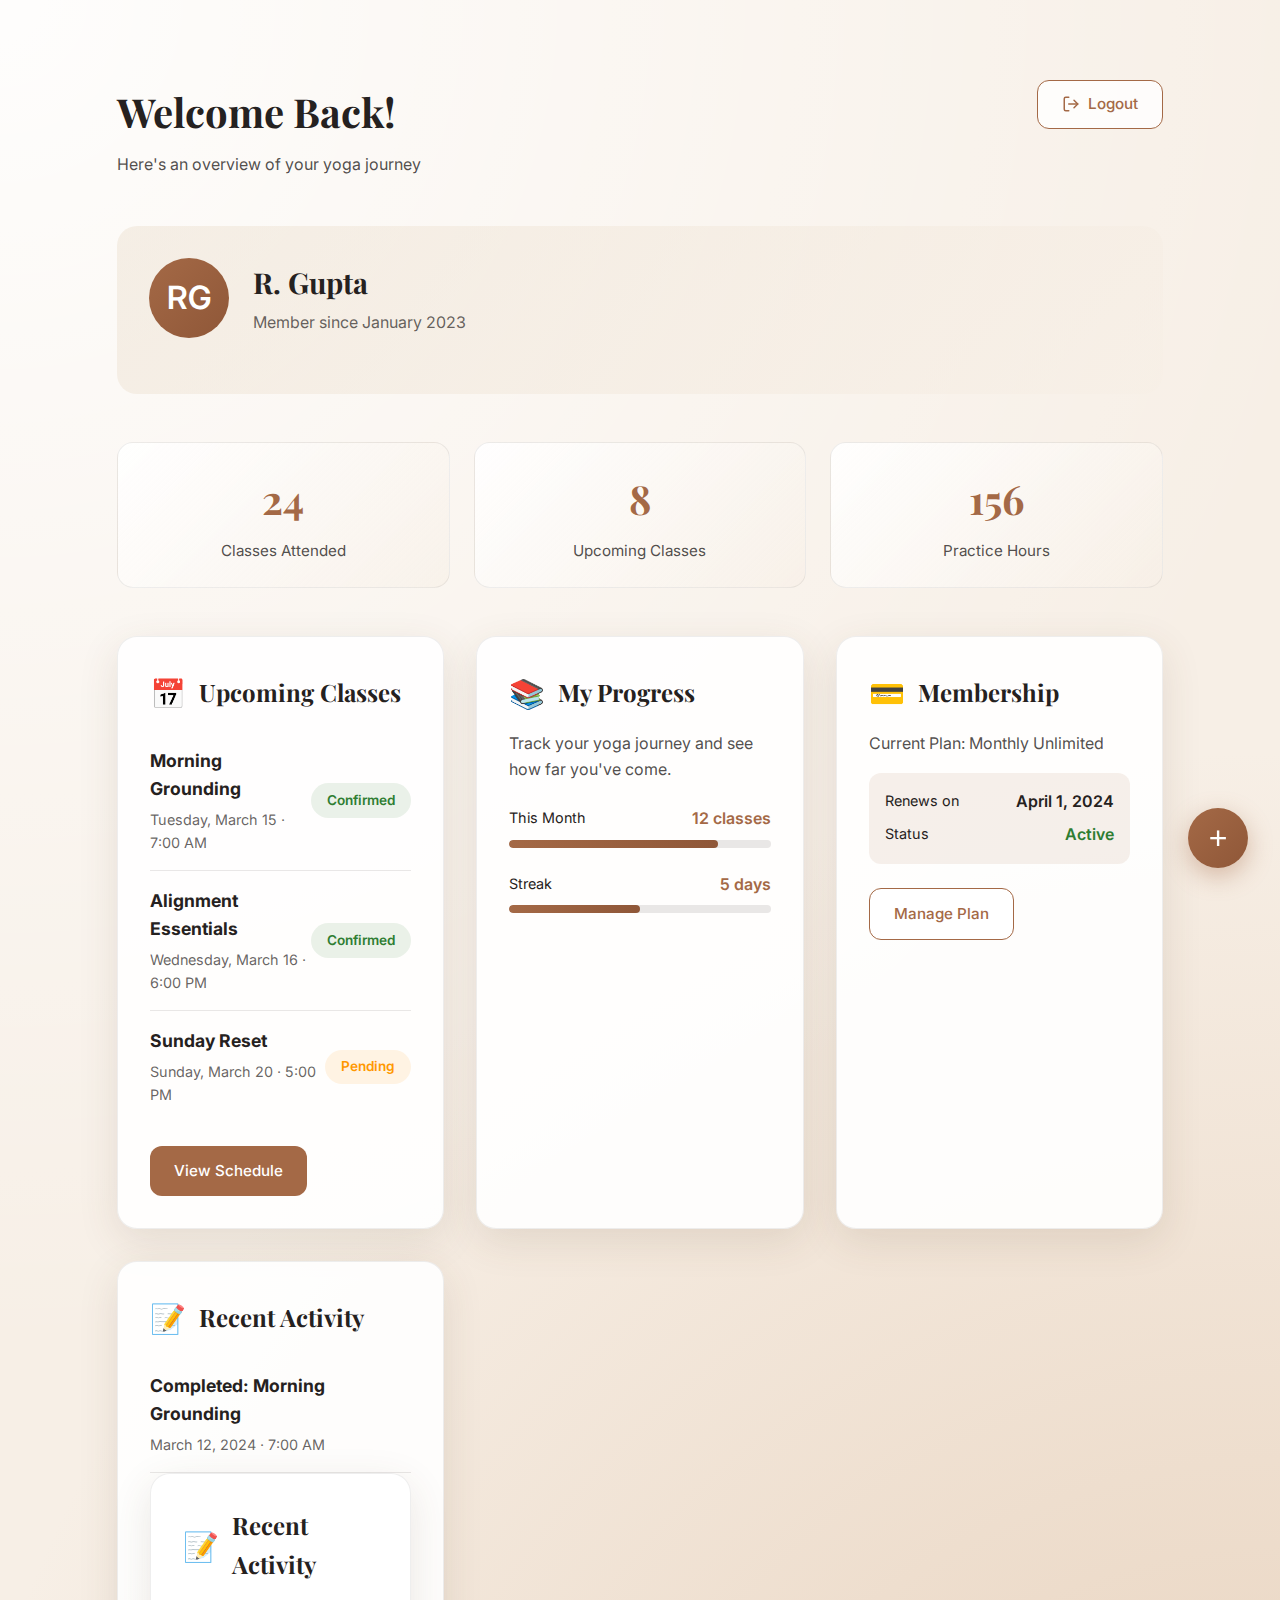
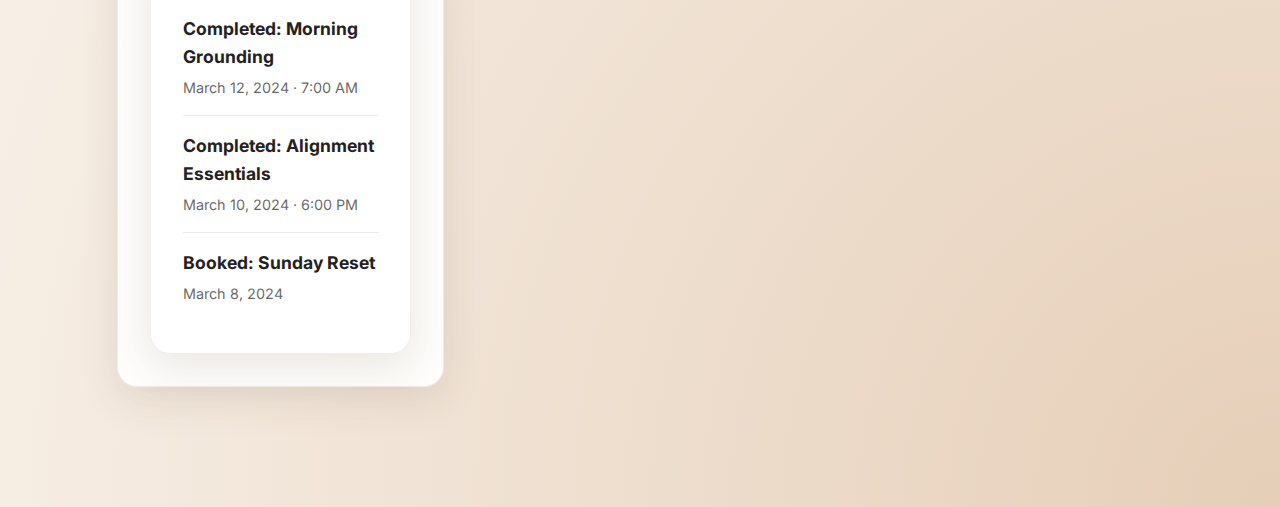
<file: dashboard.html>
<!DOCTYPE html>
<html lang="en">
  <head>
    <meta charset="UTF-8" />
    <meta name="viewport" content="width=device-width, initial-scale=1.0" />
    <title>Dashboard | R. Gupta Yoga</title>
    <link rel="icon" type="image/svg+xml" href="favicon.svg" />
    <link rel="alternate icon" href="favicon.ico" />
    <link rel="stylesheet" href="styles.css" />
    <link
      href="https://fonts.googleapis.com/css2?family=Playfair+Display:wght@500;700&family=Inter:wght@300;400;500;600&display=swap"
      rel="stylesheet"
    />
    <style>
      .dashboard-container {
        max-width: 1200px;
        margin: 0 auto;
      }

      .dashboard-header {
        margin-bottom: 3rem;
        display: flex;
        justify-content: space-between;
        align-items: flex-start;
      }

      .dashboard-header-content {
        flex: 1;
      }

      .dashboard-header h1 {
        font-family: "Playfair Display", serif;
        font-size: 2.5rem;
        margin: 0 0 0.5rem;
        color: #252120;
      }

      .dashboard-header p {
        color: rgba(37, 33, 32, 0.8);
        margin: 0;
      }

      .logout-btn {
        padding: 0.7rem 1.5rem;
        border-radius: 12px;
        font-size: 0.95rem;
        font-weight: 500;
        text-decoration: none;
        display: inline-flex;
        align-items: center;
        gap: 0.5rem;
        transition: all 0.3s ease;
        background: rgba(255, 255, 255, 0.8);
        color: #a46946;
        border: 1px solid #a46946;
        cursor: pointer;
      }

      .logout-btn:hover {
        background: #a46946;
        color: white;
        transform: translateY(-2px);
        box-shadow: 0 4px 12px rgba(164, 105, 70, 0.3);
      }

      .logout-btn svg {
        width: 18px;
        height: 18px;
      }

      .dashboard-grid {
        display: grid;
        grid-template-columns: repeat(auto-fit, minmax(300px, 1fr));
        gap: 2rem;
        margin-bottom: 3rem;
      }

      .dashboard-card {
        background: rgba(255, 255, 255, 0.9);
        border-radius: 20px;
        padding: 2rem;
        box-shadow: 0 12px 40px rgba(92, 68, 44, 0.12);
        border: 1px solid rgba(37, 33, 32, 0.08);
        transition: transform 0.3s ease, box-shadow 0.3s ease;
      }

      .dashboard-card:hover {
        transform: translateY(-5px);
        box-shadow: 0 18px 50px rgba(92, 68, 44, 0.18);
      }

      .dashboard-card h2 {
        font-family: "Playfair Display", serif;
        font-size: 1.5rem;
        margin: 0 0 1rem;
        color: #252120;
        display: flex;
        align-items: center;
        gap: 0.8rem;
      }

      .dashboard-card-icon {
        font-size: 1.8rem;
      }

      .upcoming-classes {
        list-style: none;
        padding: 0;
        margin: 0;
      }

      .upcoming-classes li {
        padding: 1rem 0;
        border-bottom: 1px solid rgba(37, 33, 32, 0.1);
      }

      .upcoming-classes li:last-child {
        border-bottom: none;
      }

      .class-item {
        display: flex;
        justify-content: space-between;
        align-items: center;
      }

      .class-info h3 {
        font-size: 1.1rem;
        margin: 0 0 0.3rem;
        color: #252120;
      }

      .class-info p {
        margin: 0;
        font-size: 0.9rem;
        color: rgba(37, 33, 32, 0.7);
      }

      .class-status {
        padding: 0.4rem 1rem;
        border-radius: 50px;
        font-size: 0.85rem;
        font-weight: 600;
      }

      .class-status.confirmed {
        background: rgba(46, 125, 50, 0.1);
        color: #2e7d32;
      }

      .class-status.pending {
        background: rgba(255, 152, 0, 0.1);
        color: #ff9800;
      }

      .stats-grid {
        display: grid;
        grid-template-columns: repeat(3, 1fr);
        gap: 1.5rem;
        margin-bottom: 3rem;
      }

      .stat-box {
        background: linear-gradient(135deg, rgba(255, 255, 255, 0.9), rgba(247, 239, 230, 0.6));
        border-radius: 16px;
        padding: 1.5rem;
        text-align: center;
        border: 1px solid rgba(37, 33, 32, 0.08);
      }

      .stat-box .number {
        font-family: "Playfair Display", serif;
        font-size: 2.5rem;
        font-weight: 700;
        color: #a46946;
        margin: 0 0 0.5rem;
      }

      .stat-box .label {
        font-size: 0.95rem;
        color: rgba(37, 33, 32, 0.8);
        margin: 0;
      }

      .quick-actions {
        display: flex;
        gap: 1rem;
        flex-wrap: wrap;
        margin-top: 1.5rem;
      }

      .action-btn {
        padding: 0.8rem 1.5rem;
        border-radius: 12px;
        font-size: 0.95rem;
        font-weight: 500;
        text-decoration: none;
        display: inline-flex;
        align-items: center;
        gap: 0.5rem;
        transition: all 0.3s ease;
      }

      .action-btn.primary {
        background: #a46946;
        color: white;
      }

      .action-btn.primary:hover {
        background: #8f5738;
        transform: translateY(-2px);
        box-shadow: 0 8px 20px rgba(164, 105, 70, 0.3);
      }

      .action-btn.secondary {
        background: rgba(255, 255, 255, 0.8);
        color: #a46946;
        border: 1px solid #a46946;
      }

      .action-btn.secondary:hover {
        background: #a46946;
        color: white;
      }

      .profile-section {
        background: linear-gradient(135deg, rgba(233, 219, 200, 0.4), rgba(247, 239, 230, 0.6));
        border-radius: 20px;
        padding: 2rem;
        margin-bottom: 3rem;
      }

      .profile-header {
        display: flex;
        align-items: center;
        gap: 1.5rem;
        margin-bottom: 1.5rem;
      }

      .profile-avatar {
        width: 80px;
        height: 80px;
        border-radius: 50%;
        background: linear-gradient(135deg, #a46946, #8f5738);
        display: flex;
        align-items: center;
        justify-content: center;
        font-size: 2rem;
        color: white;
        font-weight: 600;
      }

      .profile-info h2 {
        font-family: "Playfair Display", serif;
        font-size: 1.8rem;
        margin: 0 0 0.3rem;
        color: #252120;
      }

      .profile-info p {
        margin: 0;
        color: rgba(37, 33, 32, 0.7);
      }

      @media (max-width: 960px) {
        .dashboard-grid {
          grid-template-columns: 1fr;
        }

        .stats-grid {
          grid-template-columns: repeat(2, 1fr);
        }
      }

      .add-button {
        position: fixed;
        bottom: 2rem;
        right: 2rem;
        width: 60px;
        height: 60px;
        border-radius: 50%;
        background: linear-gradient(135deg, #a46946, #8f5738);
        color: white;
        border: none;
        font-size: 2rem;
        font-weight: 300;
        cursor: pointer;
        box-shadow: 0 8px 24px rgba(164, 105, 70, 0.4);
        display: flex;
        align-items: center;
        justify-content: center;
        transition: all 0.3s ease;
        z-index: 100;
        line-height: 1;
      }

      .add-button:hover {
        transform: scale(1.1) rotate(90deg);
        box-shadow: 0 12px 32px rgba(164, 105, 70, 0.5);
        background: linear-gradient(135deg, #8f5738, #7a4a2f);
      }

      .add-button:active {
        transform: scale(1.05) rotate(90deg);
      }

      @media (max-width: 640px) {
        .stats-grid {
          grid-template-columns: 1fr;
        }

        .profile-header {
          flex-direction: column;
          text-align: center;
        }

        .dashboard-header {
          flex-direction: column;
          gap: 1.5rem;
        }

        .logout-btn {
          align-self: flex-start;
        }

        .add-button {
          width: 55px;
          height: 55px;
          font-size: 1.8rem;
          bottom: 1.5rem;
          right: 1.5rem;
        }
      }
    </style>
  </head>
  <body>
    <main>
      <div class="dashboard-container">
        <div class="dashboard-header">
          <div class="dashboard-header-content">
            <h1>Welcome Back!</h1>
            <p>Here's an overview of your yoga journey</p>
          </div>
          <a href="index.html" class="logout-btn">
            <svg viewBox="0 0 24 24" fill="none" stroke="currentColor" stroke-width="2" stroke-linecap="round" stroke-linejoin="round">
              <path d="M9 21H5a2 2 0 0 1-2-2V5a2 2 0 0 1 2-2h4"></path>
              <polyline points="16 17 21 12 16 7"></polyline>
              <line x1="21" y1="12" x2="9" y2="12"></line>
            </svg>
            <span>Logout</span>
          </a>
        </div>

        <div class="profile-section">
          <div class="profile-header">
            <div class="profile-avatar">RG</div>
            <div class="profile-info">
              <h2>R. Gupta</h2>
              <p>Member since January 2023</p>
            </div>
          </div>
        </div>

        <div class="stats-grid">
          <div class="stat-box">
            <div class="number">24</div>
            <p class="label">Classes Attended</p>
          </div>
          <div class="stat-box">
            <div class="number">8</div>
            <p class="label">Upcoming Classes</p>
          </div>
          <div class="stat-box">
            <div class="number">156</div>
            <p class="label">Practice Hours</p>
          </div>
        </div>

        <div class="dashboard-grid">
          <div class="dashboard-card">
            <h2><span class="dashboard-card-icon">📅</span> Upcoming Classes</h2>
            <ul class="upcoming-classes">
              <li>
                <div class="class-item">
                  <div class="class-info">
                    <h3>Morning Grounding</h3>
                    <p>Tuesday, March 15 · 7:00 AM</p>
                  </div>
                  <span class="class-status confirmed">Confirmed</span>
                </div>
              </li>
              <li>
                <div class="class-item">
                  <div class="class-info">
                    <h3>Alignment Essentials</h3>
                    <p>Wednesday, March 16 · 6:00 PM</p>
                  </div>
                  <span class="class-status confirmed">Confirmed</span>
                </div>
              </li>
              <li>
                <div class="class-item">
                  <div class="class-info">
                    <h3>Sunday Reset</h3>
                    <p>Sunday, March 20 · 5:00 PM</p>
                  </div>
                  <span class="class-status pending">Pending</span>
                </div>
              </li>
            </ul>
            <div class="quick-actions">
              <a href="schedule.html" class="action-btn primary">View Schedule</a>
            </div>
          </div>

          <div class="dashboard-card">
            <h2><span class="dashboard-card-icon">📚</span> My Progress</h2>
            <p style="margin-bottom: 1rem; color: rgba(37, 33, 32, 0.8);">
              Track your yoga journey and see how far you've come.
            </p>
            <div style="margin: 1.5rem 0;">
              <div style="display: flex; justify-content: space-between; margin-bottom: 0.5rem;">
                <span style="font-size: 0.9rem;">This Month</span>
                <span style="font-weight: 600; color: #a46946;">12 classes</span>
              </div>
              <div style="background: rgba(37, 33, 32, 0.1); border-radius: 10px; height: 8px; overflow: hidden;">
                <div style="background: linear-gradient(90deg, #a46946, #8f5738); height: 100%; width: 80%; border-radius: 10px;"></div>
              </div>
            </div>
            <div style="margin: 1.5rem 0;">
              <div style="display: flex; justify-content: space-between; margin-bottom: 0.5rem;">
                <span style="font-size: 0.9rem;">Streak</span>
                <span style="font-weight: 600; color: #a46946;">5 days</span>
              </div>
              <div style="background: rgba(37, 33, 32, 0.1); border-radius: 10px; height: 8px; overflow: hidden;">
                <div style="background: linear-gradient(90deg, #a46946, #8f5738); height: 100%; width: 50%; border-radius: 10px;"></div>
              </div>
            </div>
          </div>

          <div class="dashboard-card">
            <h2><span class="dashboard-card-icon">💳</span> Membership</h2>
            <p style="margin-bottom: 1rem; color: rgba(37, 33, 32, 0.8);">
              Current Plan: Monthly Unlimited
            </p>
            <div style="background: rgba(164, 105, 70, 0.1); border-radius: 12px; padding: 1rem; margin: 1rem 0;">
              <div style="display: flex; justify-content: space-between; margin-bottom: 0.5rem;">
                <span style="font-size: 0.9rem;">Renews on</span>
                <span style="font-weight: 600;">April 1, 2024</span>
              </div>
              <div style="display: flex; justify-content: space-between;">
                <span style="font-size: 0.9rem;">Status</span>
                <span style="font-weight: 600; color: #2e7d32;">Active</span>
              </div>
            </div>
            <div class="quick-actions">
              <a href="booking.html" class="action-btn secondary">Manage Plan</a>
            </div>
          </div>
          

          <div class="dashboard-card">
            <h2><span class="dashboard-card-icon">📝</span> Recent Activity</h2>
            <ul class="upcoming-classes">
              <li>
                <div class="class-info">
                  <h3>Completed: Morning Grounding</h3>
                  <p>March 12, 2024 · 7:00 AM</p>
                </div>
              </li>

          <div class="dashboard-card">
            <h2><span class="dashboard-card-icon">📝</span> Recent Activity</h2>
            <ul class="upcoming-classes">
              <li>
                <div class="class-info">
                  <h3>Completed: Morning Grounding</h3>
                  <p>March 12, 2024 · 7:00 AM</p>
                </div>
              </li>
              <li>
                <div class="class-info">
                  <h3>Completed: Alignment Essentials</h3>
                  <p>March 10, 2024 · 6:00 PM</p>
                </div>
              </li>
              <li>
                <div class="class-info">
                  <h3>Booked: Sunday Reset</h3>
                  <p>March 8, 2024</p>
                </div>
              </li>
            </ul>
          </div>
        </div>
      </div>
    </main>

    <!-- Floating Add Button -->
    <button class="add-button" onclick="window.location.href='booking.html';" aria-label="Add new booking">
      +
    </button>
  </body>
</html>
</file>
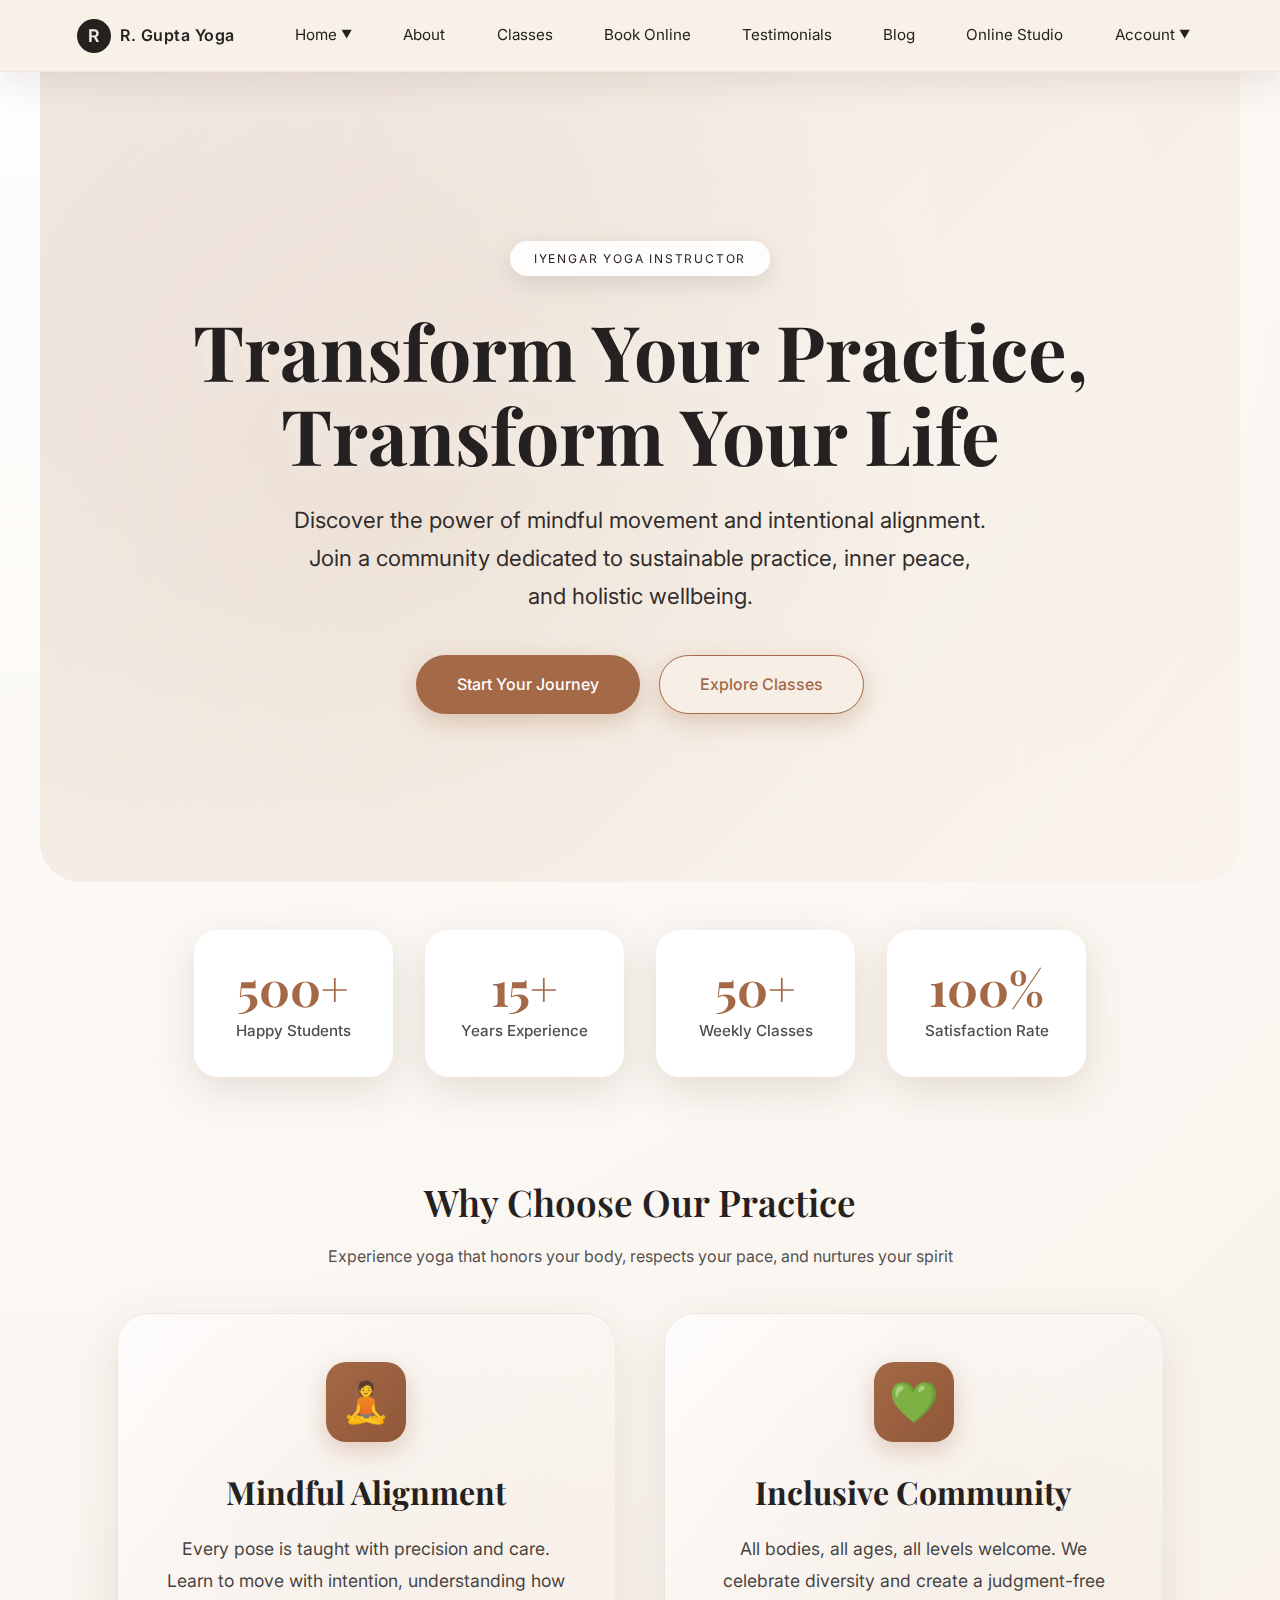
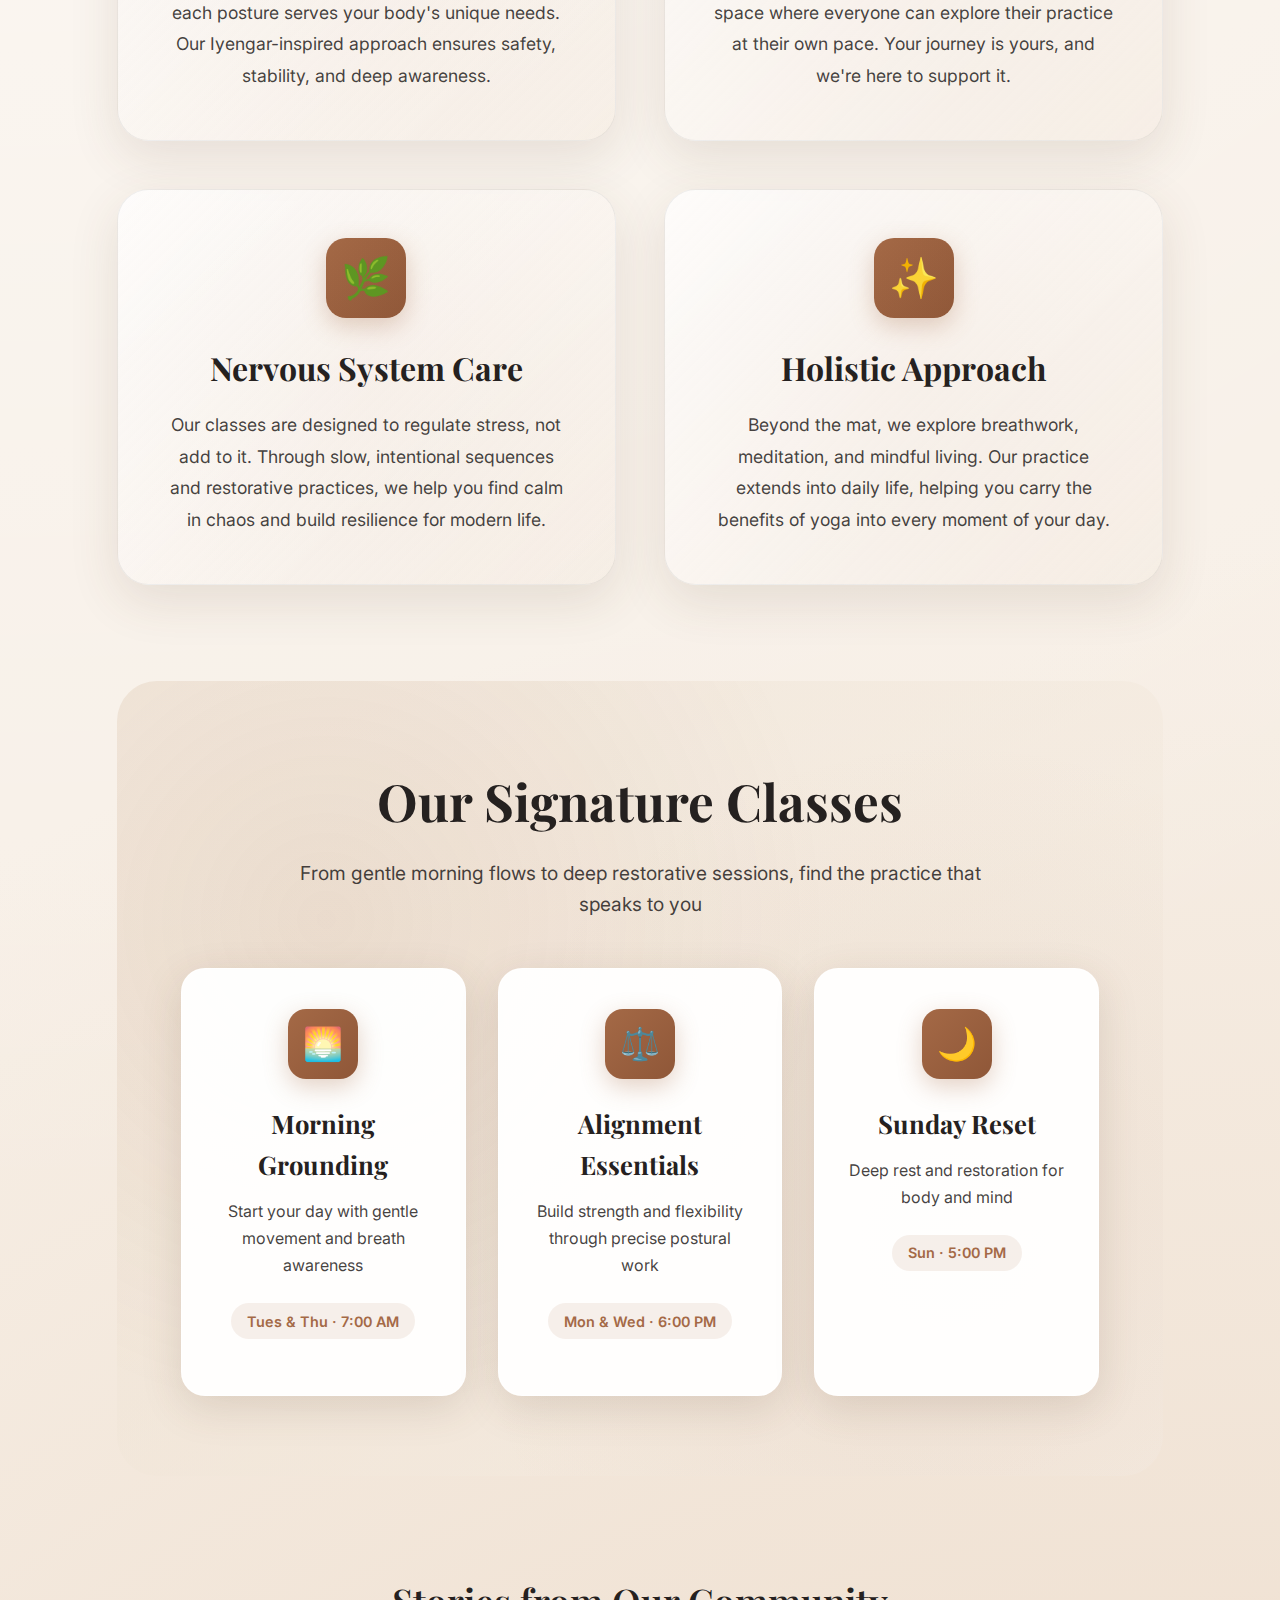
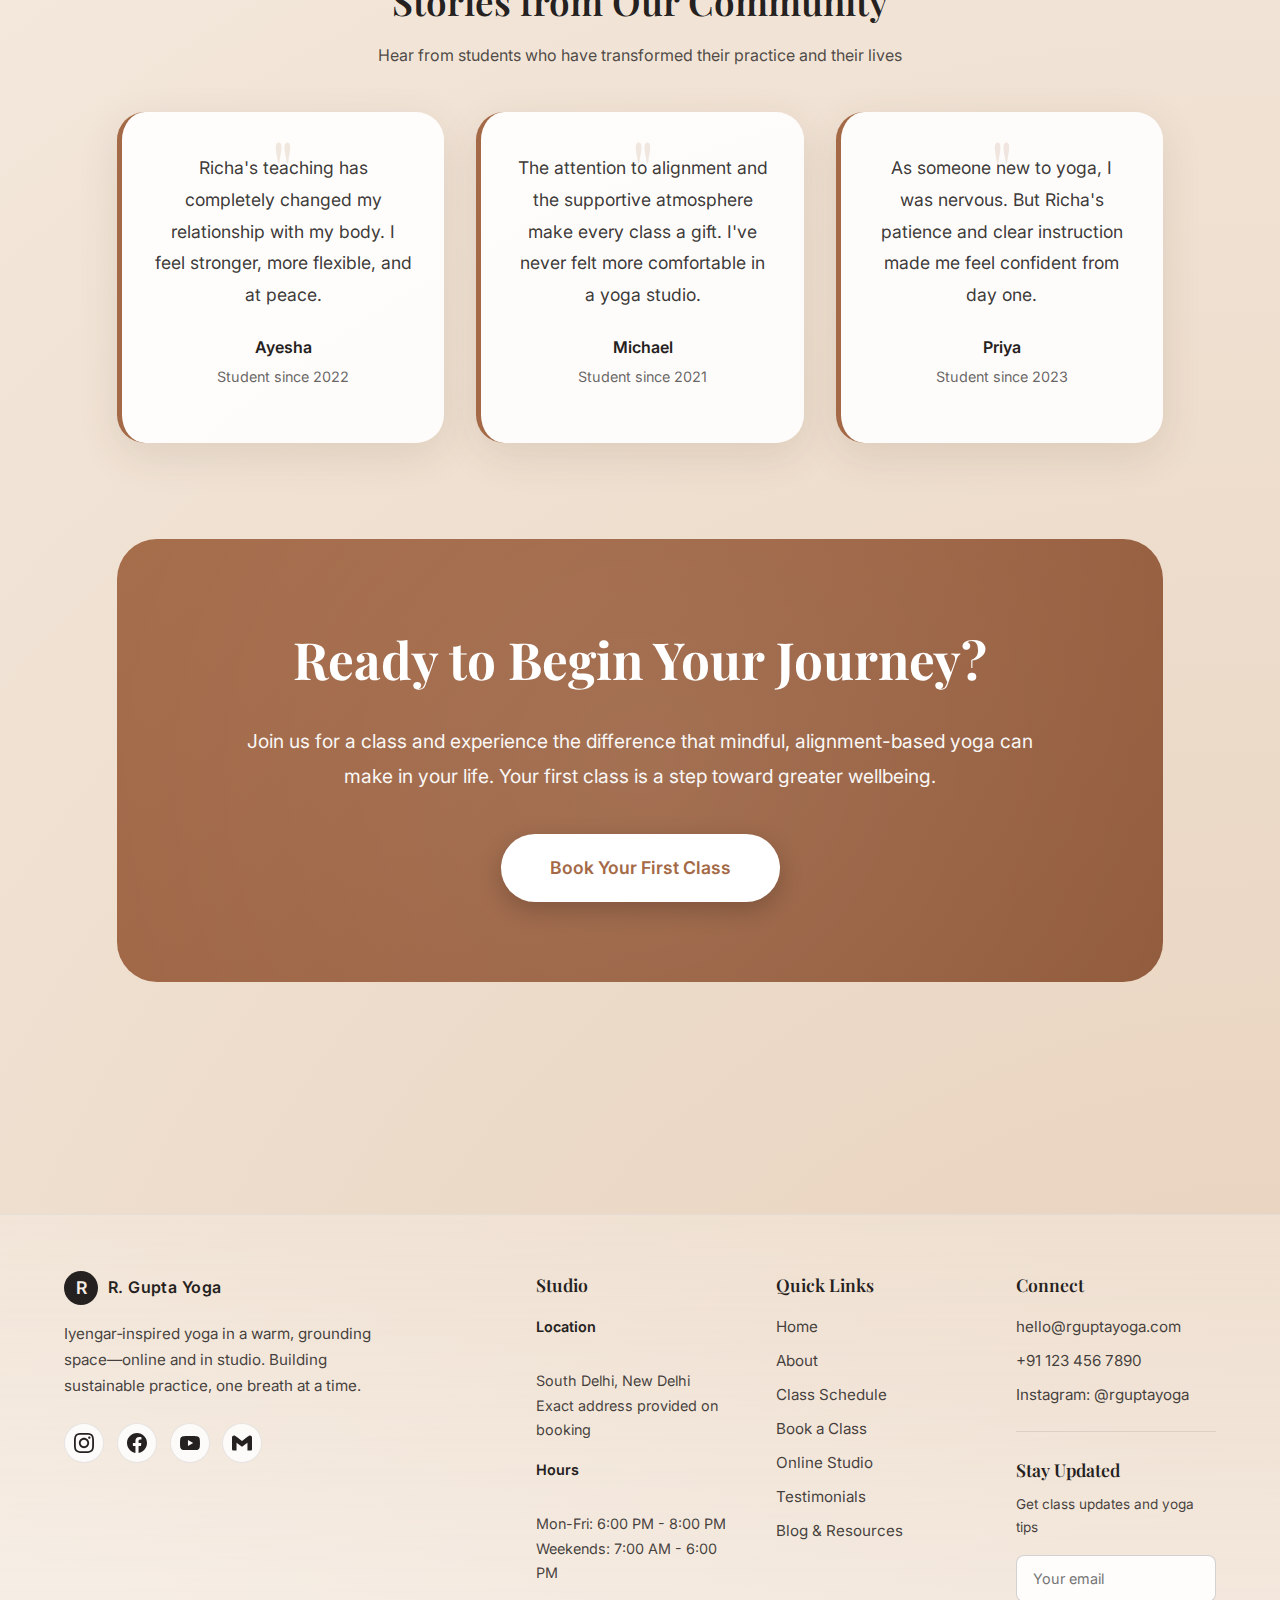
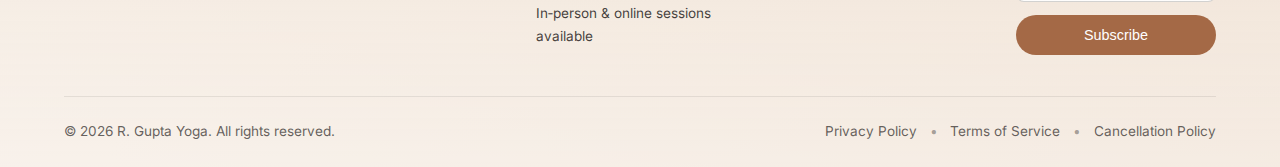
<file: home2.html>
<!DOCTYPE html>
<html lang="en">
  <head>
    <meta charset="UTF-8" />
    <meta name="viewport" content="width=device-width, initial-scale=1.0" />
    <title>R. Gupta Yoga | Home</title>
    <link rel="icon" type="image/svg+xml" href="favicon.svg" />
    <link rel="alternate icon" href="favicon.ico" />
    <link rel="stylesheet" href="styles.css" />
    <link
      href="https://fonts.googleapis.com/css2?family=Playfair+Display:wght@500;700&family=Inter:wght@300;400;500;600&display=swap"
      rel="stylesheet"
    />
    <style>
      /* Home2 Specific Styles */
      .home2-hero {
        position: relative;
        min-height: 90vh;
        display: flex;
        align-items: center;
        justify-content: center;
        background: linear-gradient(135deg, rgba(164, 105, 70, 0.15) 0%, rgba(233, 219, 200, 0.3) 50%, rgba(247, 239, 230, 0.4) 100%),
                    url('https://images.pexels.com/photos/3822621/pexels-photo-3822621.jpeg?auto=compress&cs=tinysrgb&w=1600') center/cover;
        border-radius: 0 0 40px 40px;
        margin: -5rem -6vw 6rem;
        padding: 8rem 6vw;
        overflow: hidden;
      }

      .home2-hero::before {
        content: '';
        position: absolute;
        top: 0;
        left: 0;
        right: 0;
        bottom: 0;
        background: radial-gradient(circle at 30% 50%, rgba(164, 105, 70, 0.1), transparent 60%);
      }

      .home2-hero-content {
        position: relative;
        z-index: 2;
        text-align: center;
        max-width: 900px;
        margin: 0 auto;
        color: #252120;
      }

      .home2-hero-content .eyebrow {
        display: inline-block;
        padding: 0.5rem 1.5rem;
        background: rgba(255, 255, 255, 0.9);
        border-radius: 50px;
        font-size: 0.75rem;
        letter-spacing: 0.15em;
        text-transform: uppercase;
        margin-bottom: 2rem;
        backdrop-filter: blur(10px);
        box-shadow: 0 8px 24px rgba(0, 0, 0, 0.1);
      }

      .home2-hero-content h1 {
        font-family: "Playfair Display", serif;
        font-size: clamp(3rem, 6vw, 5.5rem);
        line-height: 1.1;
        margin: 0 0 1.5rem;
        font-weight: 700;
        text-shadow: 0 2px 20px rgba(255, 255, 255, 0.5);
      }

      .home2-hero-content .subtitle {
        font-size: clamp(1.1rem, 2vw, 1.4rem);
        line-height: 1.7;
        margin: 0 0 2.5rem;
        color: rgba(37, 33, 32, 0.95);
        max-width: 700px;
        margin-left: auto;
        margin-right: auto;
      }

      .home2-hero-actions {
        display: flex;
        gap: 1.2rem;
        justify-content: center;
        flex-wrap: wrap;
      }

      .home2-hero-actions .btn {
        padding: 1rem 2.5rem;
        font-size: 1rem;
        box-shadow: 0 8px 24px rgba(164, 105, 70, 0.3);
      }

      /* Stats Section */
      .home2-stats {
        display: grid;
        grid-template-columns: repeat(4, 1fr);
        gap: 2rem;
        margin: -3rem auto 6rem;
        max-width: 1200px;
        position: relative;
        z-index: 3;
        padding: 0 6vw;
      }

      .stat-card {
        background: rgba(255, 255, 255, 0.95);
        backdrop-filter: blur(20px);
        border-radius: 24px;
        padding: 2rem 1.5rem;
        text-align: center;
        box-shadow: 0 12px 40px rgba(92, 68, 44, 0.15);
        border: 1px solid rgba(255, 255, 255, 0.8);
        transition: transform 0.3s ease, box-shadow 0.3s ease;
      }

      .stat-card:hover {
        transform: translateY(-8px);
        box-shadow: 0 20px 50px rgba(92, 68, 44, 0.25);
      }

      .stat-number {
        font-family: "Playfair Display", serif;
        font-size: 3rem;
        font-weight: 700;
        color: #a46946;
        margin: 0 0 0.5rem;
        line-height: 1;
      }

      .stat-label {
        font-size: 0.95rem;
        color: rgba(37, 33, 32, 0.8);
        margin: 0;
        font-weight: 500;
      }

      /* Features Grid */
      .home2-features {
        margin: 6rem 0;
      }

      .home2-features .section-heading {
        text-align: center;
      }

      .home2-features-grid {
        display: grid;
        grid-template-columns: repeat(2, 1fr);
        gap: 3rem;
        max-width: 1200px;
        margin: 0 auto;
      }

      .feature-card-large {
        background: linear-gradient(135deg, rgba(255, 255, 255, 0.9), rgba(247, 239, 230, 0.6));
        border-radius: 32px;
        padding: 3rem;
        box-shadow: 0 16px 50px rgba(92, 68, 44, 0.12);
        border: 1px solid rgba(37, 33, 32, 0.08);
        transition: transform 0.3s ease, box-shadow 0.3s ease;
        position: relative;
        overflow: hidden;
        text-align: center;
      }

      .feature-card-large::before {
        content: '';
        position: absolute;
        top: -50%;
        right: -50%;
        width: 200%;
        height: 200%;
        background: radial-gradient(circle, rgba(164, 105, 70, 0.05), transparent 70%);
        transition: transform 0.5s ease;
      }

      .feature-card-large:hover::before {
        transform: scale(1.2);
      }

      .feature-card-large:hover {
        transform: translateY(-10px);
        box-shadow: 0 24px 60px rgba(92, 68, 44, 0.2);
      }

      .feature-icon {
        width: 80px;
        height: 80px;
        border-radius: 20px;
        background: linear-gradient(135deg, #a46946, #8f5738);
        display: flex;
        align-items: center;
        justify-content: center;
        font-size: 2.5rem;
        margin: 0 auto 1.5rem;
        box-shadow: 0 8px 24px rgba(164, 105, 70, 0.3);
      }

      .feature-card-large h3 {
        font-family: "Playfair Display", serif;
        font-size: 2rem;
        margin: 0 0 1rem;
        color: #252120;
        position: relative;
        z-index: 1;
      }

      .feature-card-large p {
        font-size: 1.1rem;
        line-height: 1.8;
        color: rgba(37, 33, 32, 0.85);
        margin: 0;
        position: relative;
        z-index: 1;
      }

      /* Classes Showcase */
      .home2-classes {
        background: linear-gradient(135deg, rgba(233, 219, 200, 0.4), rgba(247, 239, 230, 0.6));
        border-radius: 40px;
        padding: 5rem 4rem;
        margin: 6rem 0;
        position: relative;
        overflow: hidden;
      }

      .home2-classes::before {
        content: '';
        position: absolute;
        top: 0;
        left: 0;
        right: 0;
        bottom: 0;
        background: 
          radial-gradient(circle at 20% 30%, rgba(164, 105, 70, 0.1), transparent 50%),
          radial-gradient(circle at 80% 70%, rgba(164, 105, 70, 0.08), transparent 50%);
      }

      .home2-classes-content {
        position: relative;
        z-index: 1;
        max-width: 1200px;
        margin: 0 auto;
      }

      .home2-classes-content h2 {
        font-family: "Playfair Display", serif;
        font-size: clamp(2.5rem, 4vw, 3.5rem);
        text-align: center;
        margin: 0 0 1rem;
        color: #252120;
      }

      .home2-classes-content > p {
        text-align: center;
        font-size: 1.2rem;
        color: rgba(37, 33, 32, 0.85);
        margin: 0 0 3rem;
        max-width: 700px;
        margin-left: auto;
        margin-right: auto;
        margin-bottom: 3rem;
      }

      .classes-showcase {
        display: grid;
        grid-template-columns: repeat(3, 1fr);
        gap: 2rem;
      }

      .class-showcase-card {
        background: rgba(255, 255, 255, 0.95);
        border-radius: 24px;
        padding: 2.5rem 2rem;
        text-align: center;
        box-shadow: 0 12px 40px rgba(92, 68, 44, 0.15);
        transition: transform 0.3s ease, box-shadow 0.3s ease;
        border: 1px solid rgba(255, 255, 255, 0.8);
      }

      .class-showcase-card:hover {
        transform: translateY(-12px) scale(1.02);
        box-shadow: 0 24px 60px rgba(92, 68, 44, 0.25);
      }

      .class-showcase-card .class-icon {
        width: 70px;
        height: 70px;
        border-radius: 18px;
        background: linear-gradient(135deg, #a46946, #8f5738);
        margin: 0 auto 1.5rem;
        display: flex;
        align-items: center;
        justify-content: center;
        font-size: 2rem;
        box-shadow: 0 8px 24px rgba(164, 105, 70, 0.3);
      }

      .class-showcase-card h3 {
        font-family: "Playfair Display", serif;
        font-size: 1.6rem;
        margin: 0 0 0.8rem;
        color: #252120;
      }

      .class-showcase-card p {
        font-size: 1rem;
        line-height: 1.7;
        color: rgba(37, 33, 32, 0.85);
        margin: 0 0 1.5rem;
      }

      .class-showcase-card .class-time {
        display: inline-block;
        padding: 0.4rem 1rem;
        background: rgba(164, 105, 70, 0.1);
        border-radius: 50px;
        font-size: 0.9rem;
        color: #a46946;
        font-weight: 600;
        margin-bottom: 1rem;
      }

      /* Testimonials Section */
      .home2-testimonials {
        margin: 6rem 0;
      }

      .testimonials-grid {
        display: grid;
        grid-template-columns: repeat(3, 1fr);
        gap: 2rem;
        max-width: 1200px;
        margin: 0 auto;
      }

      .testimonial-card-modern {
        background: rgba(255, 255, 255, 0.9);
        border-radius: 28px;
        padding: 2.5rem 2rem;
        box-shadow: 0 12px 40px rgba(92, 68, 44, 0.12);
        border-left: 5px solid #a46946;
        transition: transform 0.3s ease, box-shadow 0.3s ease;
        position: relative;
        text-align: center;
      }

      .testimonial-card-modern::before {
        content: '"';
        position: absolute;
        top: 1rem;
        left: 50%;
        transform: translateX(-50%);
        font-family: "Playfair Display", serif;
        font-size: 5rem;
        color: rgba(164, 105, 70, 0.15);
        line-height: 1;
      }

      .testimonial-card-modern:hover {
        transform: translateY(-8px);
        box-shadow: 0 20px 50px rgba(92, 68, 44, 0.2);
      }

      .testimonial-card-modern .quote {
        font-size: 1.1rem;
        line-height: 1.8;
        color: rgba(37, 33, 32, 0.9);
        margin: 0 0 1.5rem;
        position: relative;
        z-index: 1;
      }

      .testimonial-card-modern .author {
        font-weight: 600;
        color: #252120;
        margin: 0;
        position: relative;
        z-index: 1;
      }

      .testimonial-card-modern .author-details {
        font-size: 0.9rem;
        color: rgba(37, 33, 32, 0.7);
        margin-top: 0.3rem;
      }

      /* CTA Section */
      .home2-cta {
        background: linear-gradient(135deg, #a46946 0%, #8f5738 100%);
        border-radius: 40px;
        padding: 5rem 4rem;
        margin: 6rem 0;
        text-align: center;
        color: white;
        position: relative;
        overflow: hidden;
      }

      .home2-cta::before {
        content: '';
        position: absolute;
        top: -50%;
        right: -50%;
        width: 200%;
        height: 200%;
        background: radial-gradient(circle, rgba(255, 255, 255, 0.1), transparent 70%);
        animation: rotate 20s linear infinite;
      }

      @keyframes rotate {
        from { transform: rotate(0deg); }
        to { transform: rotate(360deg); }
      }

      .home2-cta-content {
        position: relative;
        z-index: 1;
        max-width: 800px;
        margin: 0 auto;
      }

      .home2-cta h2 {
        font-family: "Playfair Display", serif;
        font-size: clamp(2.5rem, 4vw, 3.5rem);
        margin: 0 0 1.5rem;
        color: white;
      }

      .home2-cta p {
        font-size: 1.2rem;
        line-height: 1.8;
        margin: 0 0 2.5rem;
        opacity: 0.95;
      }

      .home2-cta .btn {
        background: white;
        color: #a46946;
        padding: 1.2rem 3rem;
        font-size: 1.1rem;
        font-weight: 600;
        box-shadow: 0 8px 24px rgba(0, 0, 0, 0.2);
      }

      .home2-cta .btn:hover {
        background: rgba(255, 255, 255, 0.95);
        transform: translateY(-3px);
        box-shadow: 0 12px 32px rgba(0, 0, 0, 0.3);
      }

      /* Responsive */
      @media (max-width: 960px) {
        .home2-hero {
          min-height: 70vh;
          padding: 6rem 5vw;
          margin: -5rem -5vw 4rem;
        }

        .home2-stats {
          grid-template-columns: repeat(2, 1fr);
          gap: 1.5rem;
          margin-top: -2rem;
          padding: 0 5vw;
        }

        .home2-features-grid {
          grid-template-columns: 1fr;
          gap: 2rem;
        }

        .classes-showcase,
        .testimonials-grid {
          grid-template-columns: repeat(2, 1fr);
        }

        .home2-classes {
          padding: 4rem 3rem;
        }

        .home2-cta {
          padding: 4rem 3rem;
        }
      }

      @media (max-width: 640px) {
        .home2-hero {
          min-height: 60vh;
          padding: 5rem 4vw;
          border-radius: 0 0 24px 24px;
        }

        .home2-stats {
          grid-template-columns: 1fr;
          margin-top: -1rem;
        }

        .classes-showcase,
        .testimonials-grid {
          grid-template-columns: 1fr;
        }

        .home2-classes {
          padding: 3rem 2rem;
          border-radius: 24px;
        }

        .home2-cta {
          padding: 3rem 2rem;
          border-radius: 24px;
        }

        .feature-card-large {
          padding: 2rem 1.5rem;
        }
      }
    </style>
  </head>
  <body>
    <header class="site-header">
      <a href="index.html" class="logo-area">
        <div class="logo-mark">R</div>
        <span class="logo-text">R. Gupta Yoga</span>
      </a>
      <button class="menu-toggle" aria-label="Toggle menu" aria-expanded="false">
        <span></span>
        <span></span>
        <span></span>
      </button>
      <nav class="main-nav" id="main-nav">
        <div class="nav-dropdown">
          <a href="#" class="nav-dropdown-toggle">Home <span class="dropdown-arrow">▼</span></a>
          <div class="nav-dropdown-menu">
            <a href="index.html">Home</a>
            <a href="home2.html" class="active">Home 2</a>
          </div>
        </div>
        <a href="about.html">About</a>
        <a href="schedule.html">Classes</a>
        <a href="booking.html">Book Online</a>
        <a href="testimonials.html">Testimonials</a>
        <a href="blog.html">Blog</a>
        <a href="online.html">Online Studio</a>
        <div class="nav-dropdown">
          <a href="#" class="nav-dropdown-toggle">Account <span class="dropdown-arrow">▼</span></a>
          <div class="nav-dropdown-menu">
            <a href="dashboard.html">Dashboard</a>
            <a href="login.html">Login</a>
            <a href="register.html">Register</a>
          </div>
        </div>
      </nav>
    </header>

    <main>
      <!-- Hero Section -->
      <section class="home2-hero">
        <div class="home2-hero-content">
          <p class="eyebrow">Iyengar Yoga Instructor</p>
          <h1>Transform Your Practice,<br />Transform Your Life</h1>
          <p class="subtitle">
            Discover the power of mindful movement and intentional alignment. 
            Join a community dedicated to sustainable practice, inner peace, and holistic wellbeing.
          </p>
          <div class="home2-hero-actions">
            <a href="booking.html" class="btn primary">Start Your Journey</a>
            <a href="schedule.html" class="btn secondary">Explore Classes</a>
          </div>
        </div>
      </section>

      <!-- Stats Section -->
      <section class="home2-stats">
        <div class="stat-card">
          <div class="stat-number">500+</div>
          <p class="stat-label">Happy Students</p>
        </div>
        <div class="stat-card">
          <div class="stat-number">15+</div>
          <p class="stat-label">Years Experience</p>
        </div>
        <div class="stat-card">
          <div class="stat-number">50+</div>
          <p class="stat-label">Weekly Classes</p>
        </div>
        <div class="stat-card">
          <div class="stat-number">100%</div>
          <p class="stat-label">Satisfaction Rate</p>
        </div>
      </section>

      <!-- Features Section -->
      <section class="home2-features">
        <div class="section-heading">
          <h2>Why Choose Our Practice</h2>
          <p>
            Experience yoga that honors your body, respects your pace, and nurtures your spirit
          </p>
        </div>
        <div class="home2-features-grid">
          <div class="feature-card-large">
            <div class="feature-icon">🧘</div>
            <h3>Mindful Alignment</h3>
            <p>
              Every pose is taught with precision and care. Learn to move with intention, 
              understanding how each posture serves your body's unique needs. Our Iyengar-inspired 
              approach ensures safety, stability, and deep awareness.
            </p>
          </div>
          <div class="feature-card-large">
            <div class="feature-icon">💚</div>
            <h3>Inclusive Community</h3>
            <p>
              All bodies, all ages, all levels welcome. We celebrate diversity and create a 
              judgment-free space where everyone can explore their practice at their own pace. 
              Your journey is yours, and we're here to support it.
            </p>
          </div>
          <div class="feature-card-large">
            <div class="feature-icon">🌿</div>
            <h3>Nervous System Care</h3>
            <p>
              Our classes are designed to regulate stress, not add to it. Through slow, 
              intentional sequences and restorative practices, we help you find calm in chaos 
              and build resilience for modern life.
            </p>
          </div>
          <div class="feature-card-large">
            <div class="feature-icon">✨</div>
            <h3>Holistic Approach</h3>
            <p>
              Beyond the mat, we explore breathwork, meditation, and mindful living. 
              Our practice extends into daily life, helping you carry the benefits of yoga 
              into every moment of your day.
            </p>
          </div>
        </div>
      </section>

      <!-- Classes Showcase -->
      <section class="home2-classes">
        <div class="home2-classes-content">
          <h2>Our Signature Classes</h2>
          <p>
            From gentle morning flows to deep restorative sessions, find the practice 
            that speaks to you
          </p>
          <div class="classes-showcase">
            <div class="class-showcase-card">
              <div class="class-icon">🌅</div>
              <h3>Morning Grounding</h3>
              <p>Start your day with gentle movement and breath awareness</p>
              <span class="class-time">Tues & Thu · 7:00 AM</span>
            </div>
            <div class="class-showcase-card">
              <div class="class-icon">⚖️</div>
              <h3>Alignment Essentials</h3>
              <p>Build strength and flexibility through precise postural work</p>
              <span class="class-time">Mon & Wed · 6:00 PM</span>
            </div>
            <div class="class-showcase-card">
              <div class="class-icon">🌙</div>
              <h3>Sunday Reset</h3>
              <p>Deep rest and restoration for body and mind</p>
              <span class="class-time">Sun · 5:00 PM</span>
            </div>
          </div>
        </div>
      </section>

      <!-- Testimonials -->
      <section class="home2-testimonials">
        <div class="section-heading">
          <h2>Stories from Our Community</h2>
          <p>Hear from students who have transformed their practice and their lives</p>
        </div>
        <div class="testimonials-grid">
          <div class="testimonial-card-modern">
            <p class="quote">
              Richa's teaching has completely changed my relationship with my body. 
              I feel stronger, more flexible, and at peace.
            </p>
            <p class="author">Ayesha</p>
            <p class="author-details">Student since 2022</p>
          </div>
          <div class="testimonial-card-modern">
            <p class="quote">
              The attention to alignment and the supportive atmosphere make every 
              class a gift. I've never felt more comfortable in a yoga studio.
            </p>
            <p class="author">Michael</p>
            <p class="author-details">Student since 2021</p>
          </div>
          <div class="testimonial-card-modern">
            <p class="quote">
              As someone new to yoga, I was nervous. But Richa's patience and clear 
              instruction made me feel confident from day one.
            </p>
            <p class="author">Priya</p>
            <p class="author-details">Student since 2023</p>
          </div>
        </div>
      </section>

      <!-- CTA Section -->
      <section class="home2-cta">
        <div class="home2-cta-content">
          <h2>Ready to Begin Your Journey?</h2>
          <p>
            Join us for a class and experience the difference that mindful, 
            alignment-based yoga can make in your life. Your first class is a step 
            toward greater wellbeing.
          </p>
          <a href="booking.html" class="btn">Book Your First Class</a>
        </div>
      </section>
    </main>

    <footer class="site-footer">
      <div class="footer-main">
        <div class="footer-brand">
          <div class="footer-logo">
            <div class="logo-mark">R</div>
            <span class="logo-text">R. Gupta Yoga</span>
          </div>
          <p>
            Iyengar‑inspired yoga in a warm, grounding space—online and in
            studio. Building sustainable practice, one breath at a time.
          </p>
          <div class="social-icons">
            <a href="https://instagram.com/rguptayoga" target="_blank" rel="noopener noreferrer" aria-label="Instagram" class="social-icon">
              <svg width="20" height="20" viewBox="0 0 24 24" fill="currentColor">
                <path d="M12 2.163c3.204 0 3.584.012 4.85.07 3.252.148 4.771 1.691 4.919 4.919.058 1.265.069 1.645.069 4.849 0 3.205-.012 3.584-.069 4.849-.149 3.225-1.664 4.771-4.919 4.919-1.266.058-1.644.07-4.85.07-3.204 0-3.584-.012-4.849-.07-3.26-.149-4.771-1.699-4.919-4.92-.058-1.265-.07-1.644-.07-4.849 0-3.204.013-3.583.07-4.849.149-3.227 1.664-4.771 4.919-4.919 1.266-.057 1.645-.069 4.849-.069zm0-2.163c-3.259 0-3.667.014-4.947.072-4.358.2-6.78 2.618-6.98 6.98-.059 1.281-.073 1.689-.073 4.948 0 3.259.014 3.668.072 4.948.2 4.358 2.618 6.78 6.98 6.98 1.281.058 1.689.072 4.948.072 3.259 0 3.668-.014 4.948-.072 4.354-.2 6.782-2.618 6.979-6.98.059-1.28.073-1.689.073-4.948 0-3.259-.014-3.667-.072-4.947-.196-4.354-2.617-6.78-6.979-6.98-1.281-.059-1.69-.073-4.949-.073zm0 5.838c-3.403 0-6.162 2.759-6.162 6.162s2.759 6.163 6.162 6.163 6.162-2.759 6.162-6.163c0-3.403-2.759-6.162-6.162-6.162zm0 10.162c-2.209 0-4-1.79-4-4 0-2.209 1.791-4 4-4s4 1.791 4 4c0 2.21-1.791 4-4 4zm6.406-11.845c-.796 0-1.441.645-1.441 1.44s.645 1.44 1.441 1.44c.795 0 1.439-.645 1.439-1.44s-.644-1.44-1.439-1.44z"/>
              </svg>
            </a>
            <a href="https://facebook.com/rguptayoga" target="_blank" rel="noopener noreferrer" aria-label="Facebook" class="social-icon">
              <svg width="20" height="20" viewBox="0 0 24 24" fill="currentColor">
                <path d="M24 12.073c0-6.627-5.373-12-12-12s-12 5.373-12 12c0 5.99 4.388 10.954 10.125 11.854v-8.385H7.078v-3.47h3.047V9.43c0-3.007 1.792-4.669 4.533-4.669 1.312 0 2.686.235 2.686.235v2.953H15.83c-1.491 0-1.956.925-1.956 1.874v2.25h3.328l-.532 3.47h-2.796v8.385C19.612 23.027 24 18.062 24 12.073z"/>
              </svg>
            </a>
            <a href="https://youtube.com/@rguptayoga" target="_blank" rel="noopener noreferrer" aria-label="YouTube" class="social-icon">
              <svg width="20" height="20" viewBox="0 0 24 24" fill="currentColor">
                <path d="M23.498 6.186a3.016 3.016 0 0 0-2.122-2.136C19.505 3.545 12 3.545 12 3.545s-7.505 0-9.377.505A3.017 3.017 0 0 0 .502 6.186C0 8.07 0 12 0 12s0 3.93.502 5.814a3.016 3.016 0 0 0 2.122 2.136c1.871.505 9.376.505 9.376.505s7.505 0 9.377-.505a3.015 3.015 0 0 0 2.122-2.136C24 15.93 24 12 24 12s0-3.93-.502-5.814zM9.545 15.568V8.432L15.818 12l-6.273 3.568z"/>
              </svg>
            </a>
            <a href="mailto:hello@rguptayoga.com" aria-label="Email" class="social-icon">
              <svg width="20" height="20" viewBox="0 0 24 24" fill="currentColor">
                <path d="M24 5.457v13.909c0 .904-.732 1.636-1.636 1.636h-3.819V11.73L12 16.64l-6.545-4.91v9.273H1.636A1.636 1.636 0 0 1 0 19.366V5.457c0-2.023 2.309-3.178 3.927-1.964L5.455 4.64 12 9.548l6.545-4.91 1.528-1.145C21.69 2.28 24 3.434 24 5.457z"/>
              </svg>
            </a>
          </div>
        </div>
        <div class="footer-columns">
          <div class="footer-column">
            <h4>Studio</h4>
            <p><strong>Location</strong><br />South Delhi, New Delhi<br />Exact address provided on booking</p>
            <p><strong>Hours</strong><br />Mon-Fri: 6:00 PM - 8:00 PM<br />Weekends: 7:00 AM - 6:00 PM</p>
            <p class="small">In‑person & online sessions available</p>
          </div>
          <div class="footer-column">
            <h4>Quick Links</h4>
            <ul class="footer-links">
              <li><a href="index.html">Home</a></li>
              <li><a href="about.html">About</a></li>
              <li><a href="schedule.html">Class Schedule</a></li>
              <li><a href="booking.html">Book a Class</a></li>
              <li><a href="online.html">Online Studio</a></li>
              <li><a href="testimonials.html">Testimonials</a></li>
              <li><a href="blog.html">Blog & Resources</a></li>
            </ul>
          </div>
          <div class="footer-column">
            <h4>Connect</h4>
            <ul class="footer-links">
              <li><a href="mailto:hello@rguptayoga.com">hello@rguptayoga.com</a></li>
              <li><a href="tel:+911234567890">+91 123 456 7890</a></li>
              <li><a href="https://instagram.com/rguptayoga" target="_blank" rel="noopener noreferrer">Instagram: @rguptayoga</a></li>
            </ul>
            <div class="newsletter">
              <h4>Stay Updated</h4>
              <p class="small">Get class updates and yoga tips</p>
              <form class="newsletter-form" onsubmit="event.preventDefault(); alert('Thank you for subscribing!');">
                <input type="email" placeholder="Your email" required />
                <button type="submit" class="btn primary">Subscribe</button>
              </form>
            </div>
          </div>
        </div>
      </div>
      <div class="footer-bottom">
        <div class="footer-bottom-content">
          <span>© <span id="year"></span> R. Gupta Yoga. All rights reserved.</span>
          <div class="footer-legal">
            <a href="#">Privacy Policy</a>
            <span>•</span>
            <a href="#">Terms of Service</a>
            <span>•</span>
            <a href="#">Cancellation Policy</a>
          </div>
        </div>
      </div>
    </footer>

    <!-- Scroll to Top Button -->
    <button class="scroll-to-top" id="scrollToTop" aria-label="Scroll to top">
      <svg width="20" height="20" viewBox="0 0 24 24" fill="none" stroke="currentColor" stroke-width="2">
        <path d="M18 15l-6-6-6 6"/>
      </svg>
    </button>

    <script>
      const yearSpan = document.getElementById("year");
      if (yearSpan) {
        yearSpan.textContent = new Date().getFullYear();
      }

      // Menu toggle functionality
      const menuToggle = document.querySelector('.menu-toggle');
      const mainNav = document.getElementById('main-nav');
      
      if (menuToggle && mainNav) {
        menuToggle.addEventListener('click', function() {
          const isExpanded = menuToggle.getAttribute('aria-expanded') === 'true';
          menuToggle.setAttribute('aria-expanded', !isExpanded);
          mainNav.classList.toggle('nav-open');
          menuToggle.classList.toggle('active');
        });
      }

      // Dropdown functionality - handle all dropdowns FIRST (before nav links)
      const dropdowns = document.querySelectorAll('.nav-dropdown');
      
      dropdowns.forEach((dropdown) => {
        const dropdownToggle = dropdown.querySelector('.nav-dropdown-toggle');
        const dropdownMenu = dropdown.querySelector('.nav-dropdown-menu');
        const dropdownItems = dropdownMenu ? dropdownMenu.querySelectorAll('a') : [];
        
        if (dropdownToggle && dropdownMenu) {
          // Handle toggle click/touch
          const handleToggle = function(e) {
            e.preventDefault();
            e.stopPropagation();
            e.stopImmediatePropagation();
            
            // Close other dropdowns
            dropdowns.forEach((otherDropdown) => {
              if (otherDropdown !== dropdown) {
                const otherMenu = otherDropdown.querySelector('.nav-dropdown-menu');
                if (otherMenu) {
                  otherMenu.classList.remove('show');
                }
              }
            });
            
            // Toggle this dropdown
            dropdownMenu.classList.toggle('show');
            
            return false;
          };
          
          // Add event listeners - use capture phase and make sure they run first
          dropdownToggle.addEventListener('click', handleToggle, true);
          dropdownToggle.addEventListener('touchend', function(e) {
            e.preventDefault();
            e.stopPropagation();
            e.stopImmediatePropagation();
            handleToggle(e);
            return false;
          }, true);

          // Close mobile menu when clicking dropdown items
          dropdownItems.forEach(item => {
            item.addEventListener('click', function(e) {
              if (window.innerWidth <= 960) {
                if (mainNav) {
                  mainNav.classList.remove('nav-open');
                }
                if (menuToggle) {
                  menuToggle.classList.remove('active');
                  menuToggle.setAttribute('aria-expanded', 'false');
                }
                dropdownMenu.classList.remove('show');
              }
            });
          });
        }
      });

      // Close menu when clicking on a link (but not dropdown toggle or dropdown items)
      if (mainNav) {
        const navLinks = mainNav.querySelectorAll('a');
        navLinks.forEach(link => {
          link.addEventListener('click', function(e) {
            // Don't close menu if clicking dropdown toggle or dropdown items
            if (!link.classList.contains('nav-dropdown-toggle') && !link.closest('.nav-dropdown-menu')) {
              if (mainNav) {
                mainNav.classList.remove('nav-open');
              }
              if (menuToggle) {
                menuToggle.classList.remove('active');
                menuToggle.setAttribute('aria-expanded', 'false');
              }
            }
          });
        });
      }

      // Close dropdowns when clicking outside (desktop only)
      if (window.innerWidth > 960) {
        document.addEventListener('click', function(e) {
          if (!e.target.closest('.nav-dropdown')) {
            dropdownMenus.forEach(menu => {
              menu.classList.remove('show');
            });
          }
        });
      }

      // Scroll to top functionality
      const scrollToTopBtn = document.getElementById('scrollToTop');
      if (scrollToTopBtn) {
        // Show/hide button based on scroll position
        window.addEventListener('scroll', function() {
          if (window.pageYOffset > 300) {
            scrollToTopBtn.classList.add('show');
          } else {
            scrollToTopBtn.classList.remove('show');
          }
        });

        // Scroll to top when button is clicked
        scrollToTopBtn.addEventListener('click', function() {
          window.scrollTo({
            top: 0,
            behavior: 'smooth'
          });
        });
      }
    </script>
  </body>
</html>
</file>
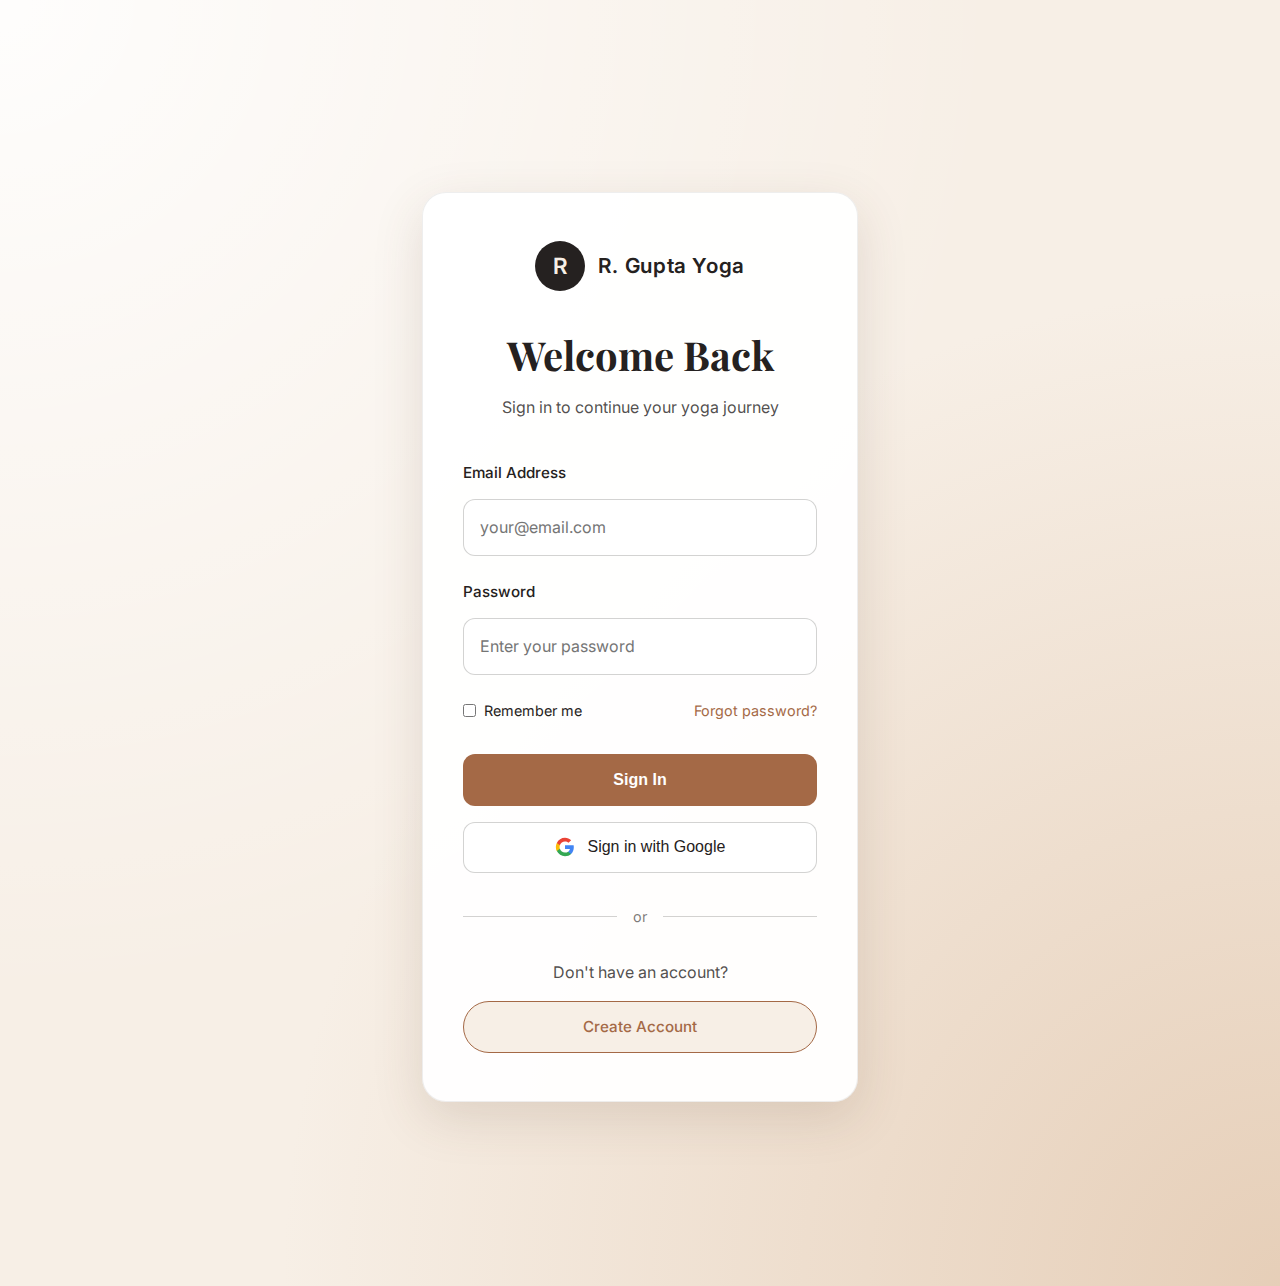
<file: login.html>
<!DOCTYPE html>
<html lang="en">
  <head>
    <meta charset="UTF-8" />
    <meta name="viewport" content="width=device-width, initial-scale=1.0" />
    <title>Login | R. Gupta Yoga</title>
    <link rel="icon" type="image/svg+xml" href="favicon.svg" />
    <link rel="alternate icon" href="favicon.ico" />
    <link rel="stylesheet" href="styles.css" />
    <link
      href="https://fonts.googleapis.com/css2?family=Playfair+Display:wght@500;700&family=Inter:wght@300;400;500;600&display=swap"
      rel="stylesheet"
    />
    <style>
      .auth-container {
        max-width: 500px;
        margin: 4rem auto;
        padding: 3rem 2rem;
      }

      .auth-card {
        background: rgba(255, 255, 255, 0.95);
        border-radius: 24px;
        padding: 3rem 2.5rem;
        box-shadow: 0 16px 50px rgba(92, 68, 44, 0.15);
        border: 1px solid rgba(37, 33, 32, 0.08);
      }

      .auth-header {
        text-align: center;
        margin-bottom: 2.5rem;
      }

      .auth-brand {
        display: flex;
        align-items: center;
        justify-content: center;
        gap: 0.8rem;
        margin-bottom: 2rem;
        text-decoration: none;
        color: inherit;
        transition: opacity 0.2s ease;
      }

      .auth-brand:hover {
        opacity: 0.8;
      }

      .auth-brand .logo-mark {
        width: 50px;
        height: 50px;
        border-radius: 50%;
        background-color: #252120;
        color: #f7efe6;
        display: inline-flex;
        align-items: center;
        justify-content: center;
        font-weight: 600;
        font-size: 1.4rem;
      }

      .auth-brand .logo-text {
        font-weight: 600;
        font-size: 1.3rem;
        letter-spacing: 0.03em;
        color: #252120;
      }

      .auth-header h1 {
        font-family: "Playfair Display", serif;
        font-size: 2.5rem;
        margin: 0 0 0.5rem;
        color: #252120;
      }

      .auth-header p {
        color: rgba(37, 33, 32, 0.8);
        margin: 0;
      }

      .auth-form {
        display: grid;
        gap: 1.5rem;
      }

      .form-group {
        display: grid;
        gap: 0.5rem;
      }

      .form-group label {
        font-size: 0.95rem;
        font-weight: 500;
        color: #252120;
      }

      .form-group input {
        padding: 0.9rem 1rem;
        border-radius: 12px;
        border: 1px solid rgba(37, 33, 32, 0.2);
        font-size: 1rem;
        background-color: rgba(255, 255, 255, 0.9);
        transition: border-color 0.3s ease, box-shadow 0.3s ease;
      }

      .form-group input:focus {
        outline: none;
        border-color: #a46946;
        box-shadow: 0 0 0 3px rgba(164, 105, 70, 0.1);
      }

      .form-options {
        display: flex;
        justify-content: space-between;
        align-items: center;
        font-size: 0.9rem;
      }

      .remember-me {
        display: flex;
        align-items: center;
        gap: 0.5rem;
      }

      .remember-me input[type="checkbox"] {
        width: auto;
        margin: 0;
      }

      .forgot-password {
        color: #a46946;
        text-decoration: none;
        transition: color 0.2s ease;
      }

      .forgot-password:hover {
        color: #8f5738;
        text-decoration: underline;
      }

      .auth-submit {
        width: 100%;
        padding: 1rem;
        border-radius: 12px;
        font-size: 1rem;
        font-weight: 600;
        margin-top: 0.5rem;
      }

      .auth-divider {
        display: flex;
        align-items: center;
        gap: 1rem;
        margin: 2rem 0;
        color: rgba(37, 33, 32, 0.6);
        font-size: 0.9rem;
      }

      .auth-divider::before,
      .auth-divider::after {
        content: '';
        flex: 1;
        height: 1px;
        background: rgba(37, 33, 32, 0.2);
      }

      .auth-footer {
        text-align: center;
        margin-top: 2rem;
        color: rgba(37, 33, 32, 0.8);
      }

      .auth-footer a {
        color: #a46946;
        text-decoration: none;
        font-weight: 500;
        transition: color 0.2s ease;
      }

      .auth-footer a:hover {
        color: #8f5738;
        text-decoration: underline;
      }

      .google-btn {
        width: 100%;
        padding: 0.9rem 1rem;
        border-radius: 12px;
        font-size: 1rem;
        font-weight: 500;
        background: white;
        color: #252120;
        border: 1px solid rgba(37, 33, 32, 0.2);
        cursor: pointer;
        display: flex;
        align-items: center;
        justify-content: center;
        gap: 0.8rem;
        transition: all 0.3s ease;
        margin-top: 1rem;
        text-decoration: none;
      }

      .google-btn:hover {
        background: rgba(248, 249, 250, 1);
        border-color: rgba(37, 33, 32, 0.3);
        box-shadow: 0 2px 8px rgba(0, 0, 0, 0.1);
        transform: translateY(-1px);
      }

      .google-btn:active {
        transform: translateY(0);
      }

      .google-icon {
        width: 20px;
        height: 20px;
      }

      @media (max-width: 640px) {
        .auth-container {
          margin: 2rem auto;
          padding: 2rem 1.5rem;
        }

        .auth-card {
          padding: 2rem 1.5rem;
        }

        .auth-header h1 {
          font-size: 2rem;
        }
      }
    </style>
  </head>
  <body>
    <main>
      <div class="auth-container">
        <div class="auth-card">
          <div class="auth-header">
            <a href="index.html" class="auth-brand">
              <div class="logo-mark">R</div>
              <span class="logo-text">R. Gupta Yoga</span>
            </a>
            <h1>Welcome Back</h1>
            <p>Sign in to continue your yoga journey</p>
          </div>

          <form class="auth-form" onsubmit="event.preventDefault(); window.location.href='dashboard.html';">
            <div class="form-group">
              <label for="email">Email Address</label>
              <input type="email" id="email" name="email" placeholder="your@email.com" required />
            </div>

            <div class="form-group">
              <label for="password">Password</label>
              <input type="password" id="password" name="password" placeholder="Enter your password" required />
            </div>

            <div class="form-options">
              <div class="remember-me">
                <input type="checkbox" id="remember" name="remember" />
                <label for="remember" style="margin: 0; font-weight: 400;">Remember me</label>
              </div>
              <a href="#" class="forgot-password">Forgot password?</a>
            </div>

            <button type="submit" class="btn primary auth-submit">Sign In</button>
          </form>

          <button type="button" class="google-btn" onclick="window.location.href='dashboard.html';">
            <svg class="google-icon" viewBox="0 0 24 24" xmlns="http://www.w3.org/2000/svg">
              <path fill="#4285F4" d="M22.56 12.25c0-.78-.07-1.53-.2-2.25H12v4.26h5.92c-.26 1.37-1.04 2.53-2.21 3.31v2.77h3.57c2.08-1.92 3.28-4.74 3.28-8.09z"/>
              <path fill="#34A853" d="M12 23c2.97 0 5.46-.98 7.28-2.66l-3.57-2.77c-.98.66-2.23 1.06-3.71 1.06-2.86 0-5.29-1.93-6.16-4.53H2.18v2.84C3.99 20.53 7.7 23 12 23z"/>
              <path fill="#FBBC05" d="M5.84 14.09c-.22-.66-.35-1.36-.35-2.09s.13-1.43.35-2.09V7.07H2.18C1.43 8.55 1 10.22 1 12s.43 3.45 1.18 4.93l2.85-2.22.81-.62z"/>
              <path fill="#EA4335" d="M12 5.38c1.62 0 3.06.56 4.21 1.64l3.15-3.15C17.45 2.09 14.97 1 12 1 7.7 1 3.99 3.47 2.18 7.07l3.66 2.84c.87-2.6 3.3-4.53 6.16-4.53z"/>
            </svg>
            <span>Sign in with Google</span>
          </button>

          <div class="auth-divider">or</div>

          <div style="text-align: center;">
            <p style="margin: 0 0 1rem; color: rgba(37, 33, 32, 0.8);">Don't have an account?</p>
            <a href="register.html" class="btn secondary" style="width: 100%;">Create Account</a>
          </div>
        </div>
      </div>
    </main>
  </body>
</html>
</file>
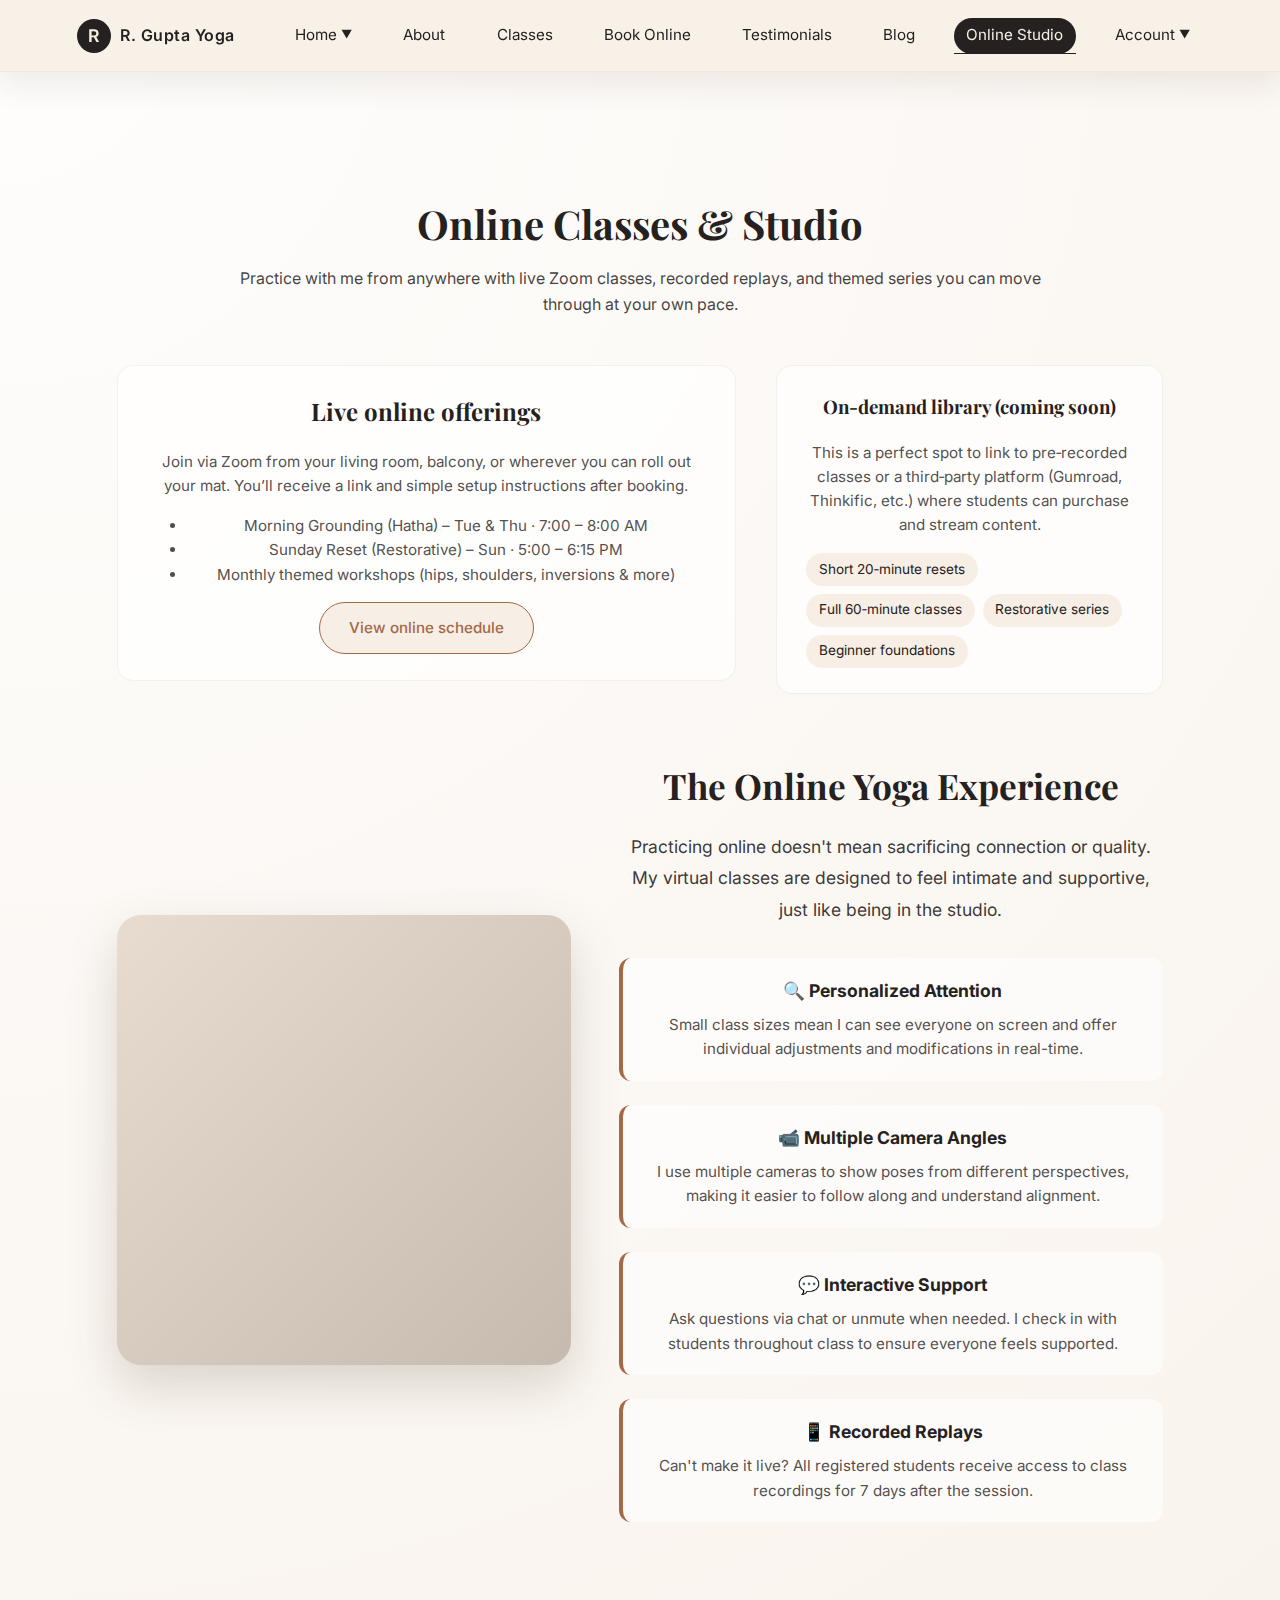
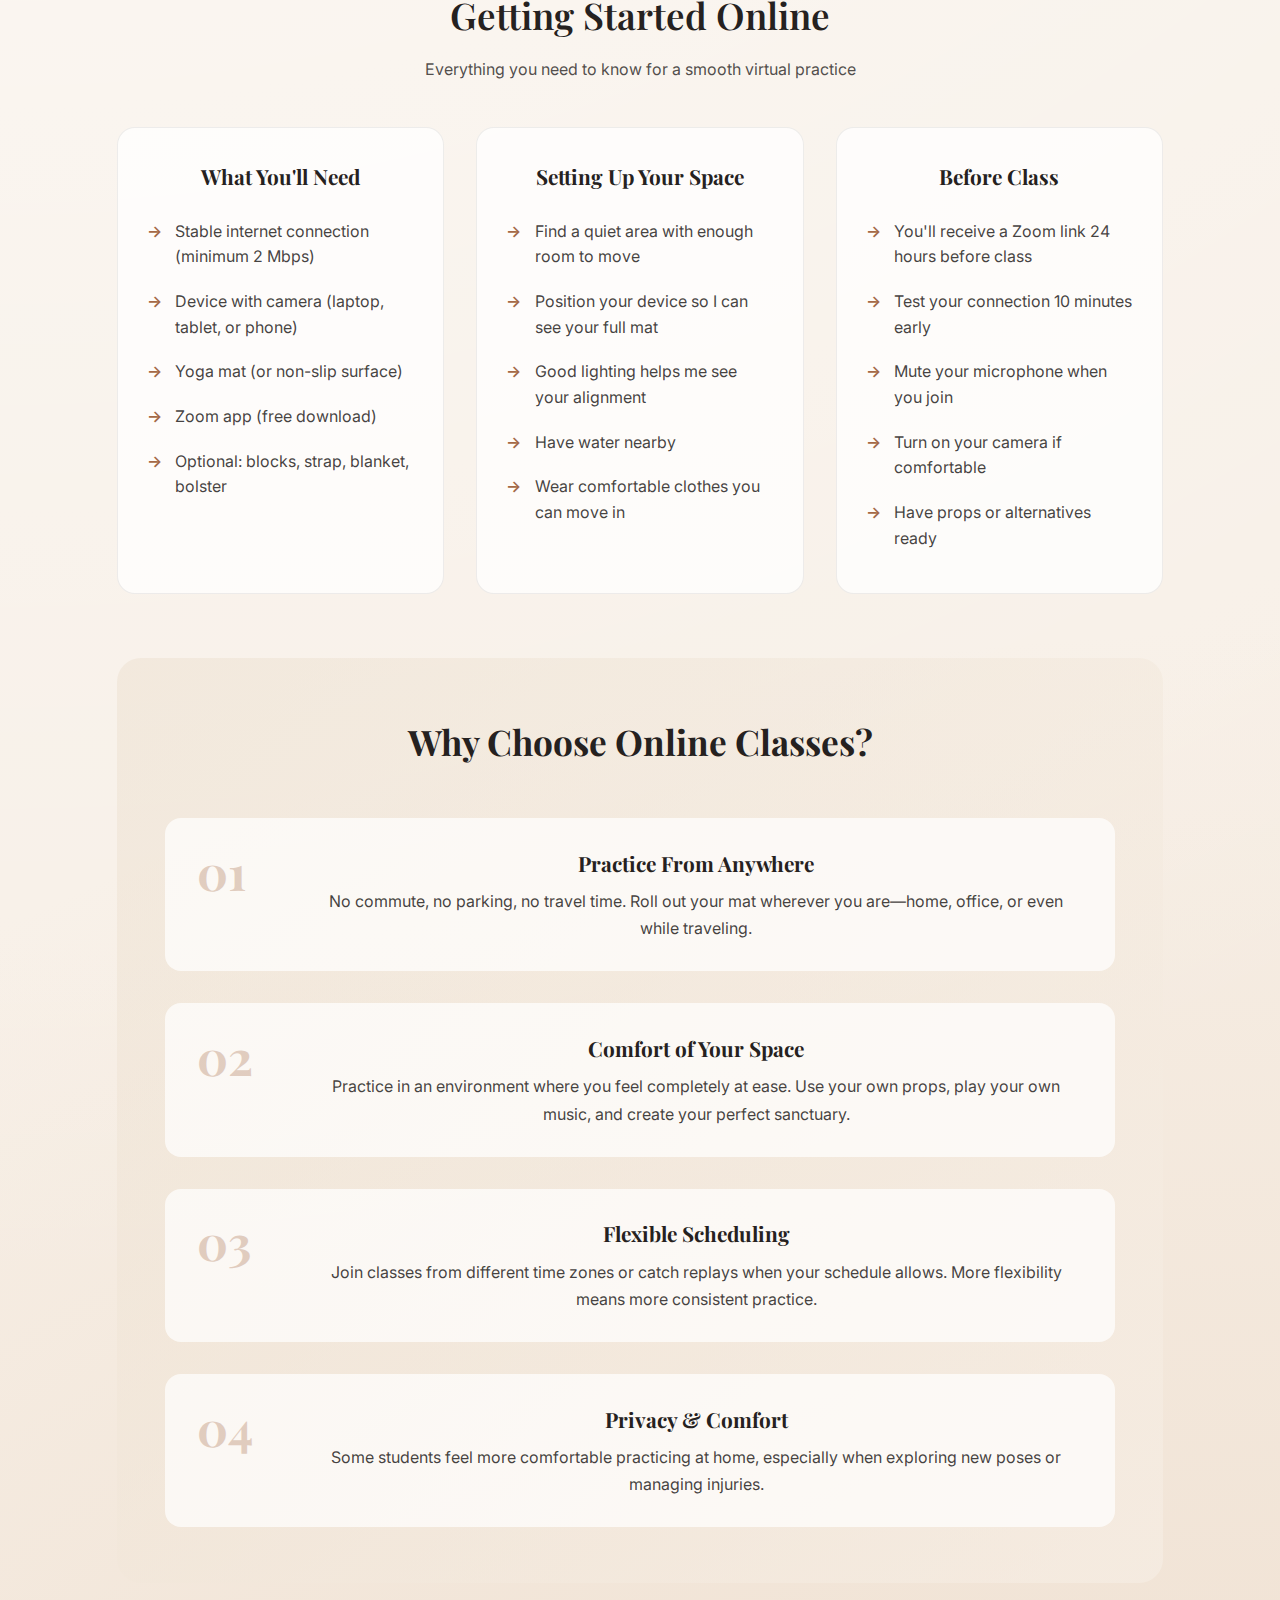
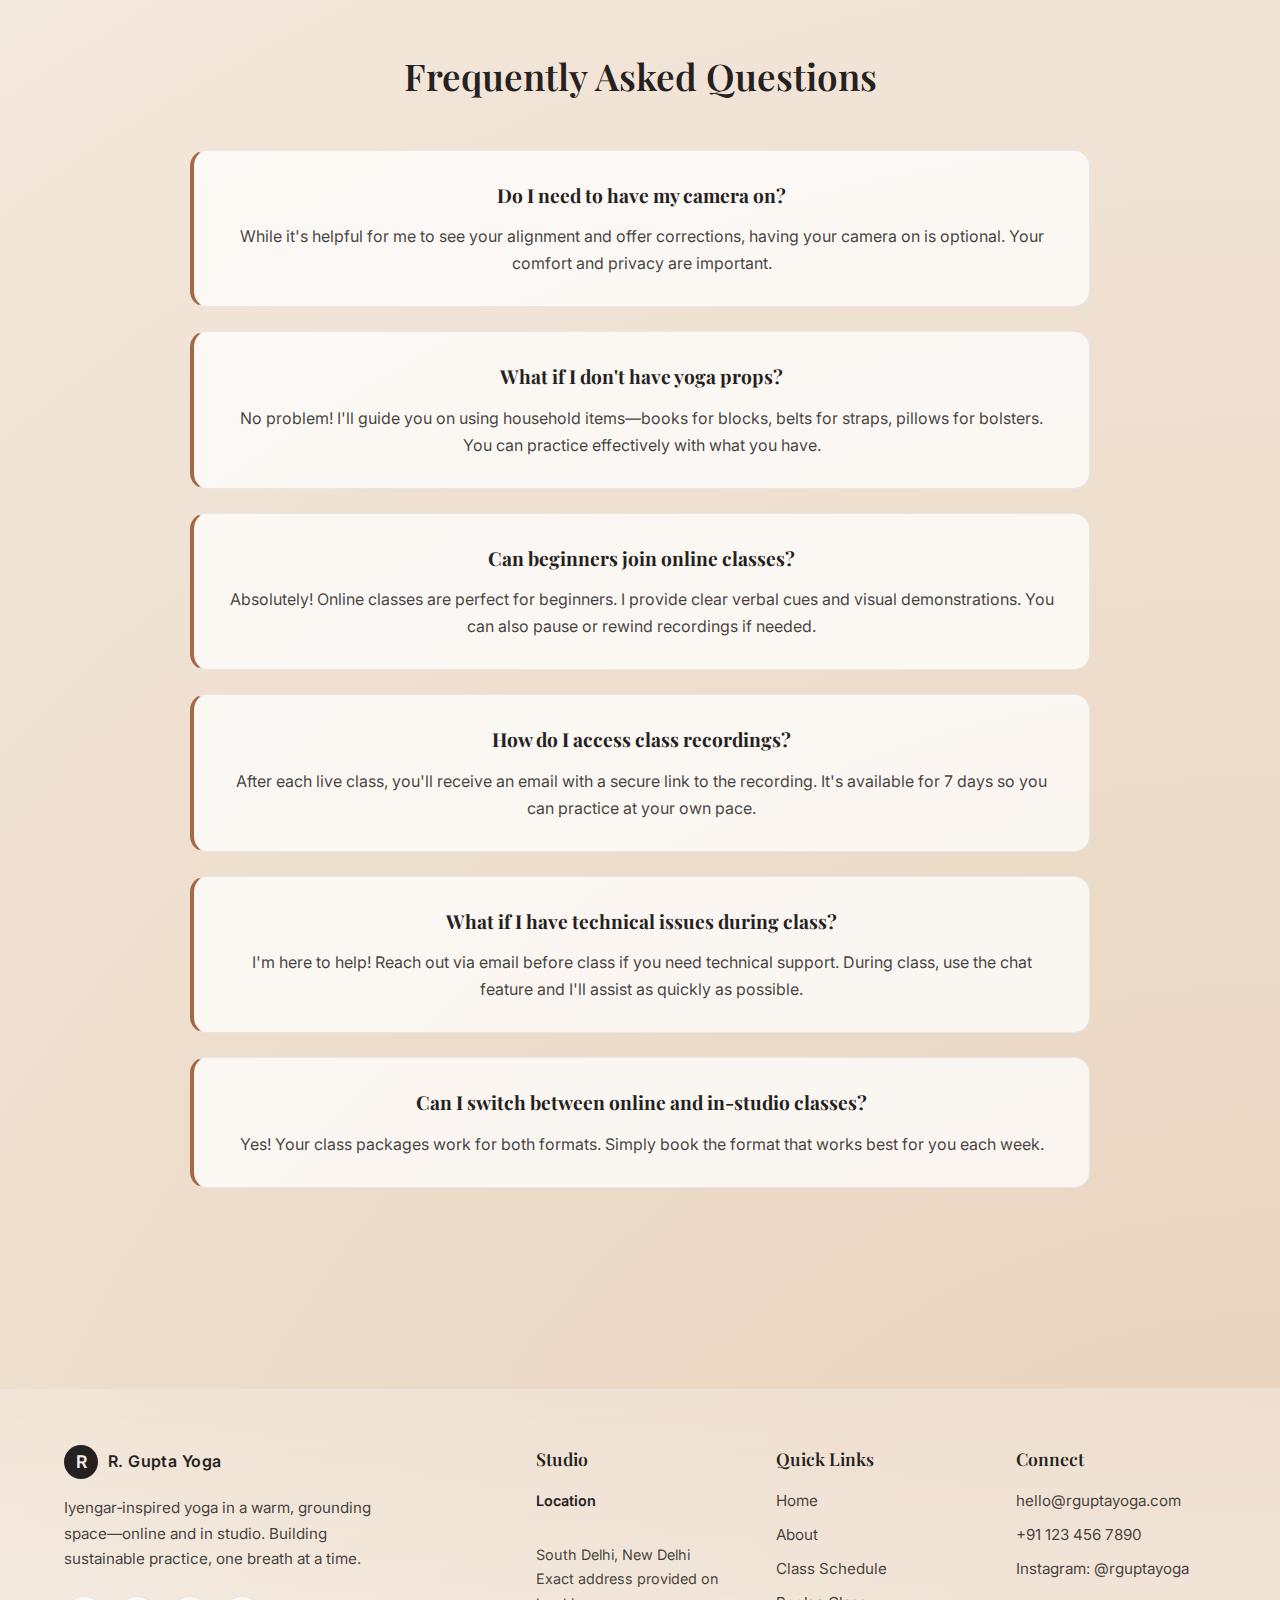
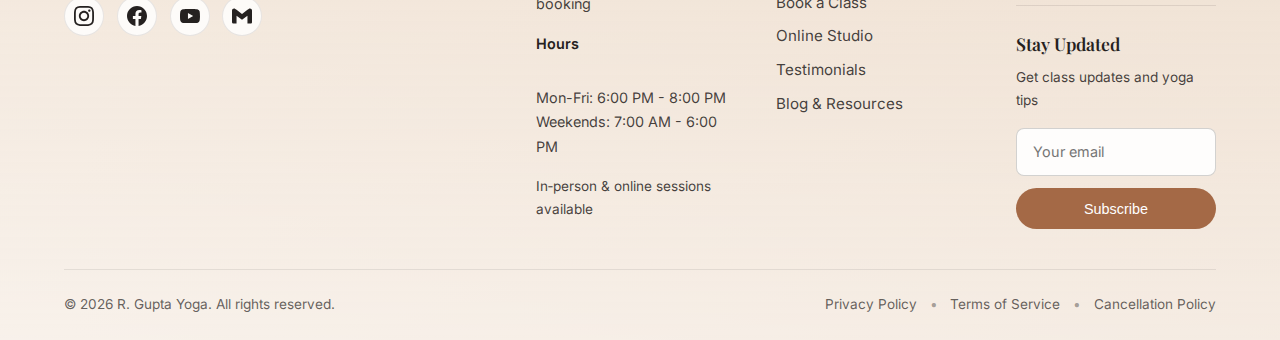
<file: online.html>
<!DOCTYPE html>
<html lang="en">
  <head>
    <meta charset="UTF-8" />
    <meta name="viewport" content="width=device-width, initial-scale=1.0" />
    <title>Online Studio | R. Gupta Yoga</title>
    <link rel="icon" type="image/svg+xml" href="favicon.svg" />
    <link rel="alternate icon" href="favicon.ico" />
    <link rel="stylesheet" href="styles.css" />
    <link
      href="https://fonts.googleapis.com/css2?family=Playfair+Display:wght@500;700&family=Inter:wght@300;400;500;600&display=swap"
      rel="stylesheet"
    />
  </head>
  <body>
    <header class="site-header">
      <a href="index.html" class="logo-area">
        <div class="logo-mark">R</div>
        <span class="logo-text">R. Gupta Yoga</span>
      </a>
      <button class="menu-toggle" aria-label="Toggle menu" aria-expanded="false">
        <span></span>
        <span></span>
        <span></span>
      </button>
      <nav class="main-nav" id="main-nav">
        <div class="nav-dropdown">
          <a href="#" class="nav-dropdown-toggle">Home <span class="dropdown-arrow">▼</span></a>
          <div class="nav-dropdown-menu">
            <a href="index.html">Home</a>
            <a href="home2.html">Home 2</a>
          </div>
        </div>
        <a href="about.html">About</a>
        <a href="schedule.html">Classes</a>
        <a href="booking.html">Book Online</a>
        <a href="testimonials.html">Testimonials</a>
        <a href="blog.html">Blog</a>
        <a href="online.html" class="active">Online Studio</a>
        <div class="nav-dropdown">
          <a href="#" class="nav-dropdown-toggle">Account <span class="dropdown-arrow">▼</span></a>
          <div class="nav-dropdown-menu">
            <a href="dashboard.html">Dashboard</a>
            <a href="login.html">Login</a>
            <a href="register.html">Register</a>
          </div>
        </div>
      </nav>
    </header>

    <main>
      <section class="page-hero">
        <h1>Online Classes & Studio</h1>
        <p>
          Practice with me from anywhere with live Zoom classes, recorded
          replays, and themed series you can move through at your own pace.
        </p>
      </section>

      <section class="two-column">
        <div class="panel">
          <h2>Live online offerings</h2>
          <p class="muted">
            Join via Zoom from your living room, balcony, or wherever you can
            roll out your mat. You’ll receive a link and simple setup
            instructions after booking.
          </p>
          <ul class="muted">
            <li>Morning Grounding (Hatha) – Tue & Thu · 7:00 – 8:00 AM</li>
            <li>Sunday Reset (Restorative) – Sun · 5:00 – 6:15 PM</li>
            <li>Monthly themed workshops (hips, shoulders, inversions & more)</li>
          </ul>
          <a href="schedule.html" class="btn secondary">View online schedule</a>
        </div>

        <aside class="panel">
          <h3>On‑demand library (coming soon)</h3>
          <p class="muted">
            This is a perfect spot to link to pre‑recorded classes or a
            third‑party platform (Gumroad, Thinkific, etc.) where students can
            purchase and stream content.
          </p>
          <div class="chips">
            <span class="chip">Short 20‑minute resets</span>
            <span class="chip">Full 60‑minute classes</span>
            <span class="chip">Restorative series</span>
            <span class="chip">Beginner foundations</span>
          </div>
        </aside>
      </section>

      <!-- ONLINE EXPERIENCE -->
      <section class="online-experience-section">
        <div class="online-experience-content">
          <div class="online-visual">
            <div class="online-image"></div>
          </div>
          <div class="online-text">
            <h2>The Online Yoga Experience</h2>
            <p>Practicing online doesn't mean sacrificing connection or quality. My virtual classes are designed to feel intimate and supportive, just like being in the studio.</p>
            <div class="experience-features">
              <div class="experience-feature">
                <h3>🔍 Personalized Attention</h3>
                <p>Small class sizes mean I can see everyone on screen and offer individual adjustments and modifications in real-time.</p>
              </div>
              <div class="experience-feature">
                <h3>📹 Multiple Camera Angles</h3>
                <p>I use multiple cameras to show poses from different perspectives, making it easier to follow along and understand alignment.</p>
              </div>
              <div class="experience-feature">
                <h3>💬 Interactive Support</h3>
                <p>Ask questions via chat or unmute when needed. I check in with students throughout class to ensure everyone feels supported.</p>
              </div>
              <div class="experience-feature">
                <h3>📱 Recorded Replays</h3>
                <p>Can't make it live? All registered students receive access to class recordings for 7 days after the session.</p>
              </div>
            </div>
          </div>
        </div>
      </section>

      <!-- TECHNICAL REQUIREMENTS -->
      <section class="tech-section">
        <div class="section-heading">
          <h2>Getting Started Online</h2>
          <p>Everything you need to know for a smooth virtual practice</p>
        </div>
        <div class="tech-grid">
          <div class="tech-card">
            <h3>What You'll Need</h3>
            <ul>
              <li>Stable internet connection (minimum 2 Mbps)</li>
              <li>Device with camera (laptop, tablet, or phone)</li>
              <li>Yoga mat (or non-slip surface)</li>
              <li>Zoom app (free download)</li>
              <li>Optional: blocks, strap, blanket, bolster</li>
            </ul>
          </div>
          <div class="tech-card">
            <h3>Setting Up Your Space</h3>
            <ul>
              <li>Find a quiet area with enough room to move</li>
              <li>Position your device so I can see your full mat</li>
              <li>Good lighting helps me see your alignment</li>
              <li>Have water nearby</li>
              <li>Wear comfortable clothes you can move in</li>
            </ul>
          </div>
          <div class="tech-card">
            <h3>Before Class</h3>
            <ul>
              <li>You'll receive a Zoom link 24 hours before class</li>
              <li>Test your connection 10 minutes early</li>
              <li>Mute your microphone when you join</li>
              <li>Turn on your camera if comfortable</li>
              <li>Have props or alternatives ready</li>
            </ul>
          </div>
        </div>
      </section>

      <!-- ONLINE BENEFITS -->
      <section class="online-benefits-section">
        <div class="online-benefits-content">
          <h2>Why Choose Online Classes?</h2>
          <div class="benefits-list">
            <div class="benefit-box">
              <div class="benefit-number">01</div>
              <div class="benefit-text">
                <h3>Practice From Anywhere</h3>
                <p>No commute, no parking, no travel time. Roll out your mat wherever you are—home, office, or even while traveling.</p>
              </div>
            </div>
            <div class="benefit-box">
              <div class="benefit-number">02</div>
              <div class="benefit-text">
                <h3>Comfort of Your Space</h3>
                <p>Practice in an environment where you feel completely at ease. Use your own props, play your own music, and create your perfect sanctuary.</p>
              </div>
            </div>
            <div class="benefit-box">
              <div class="benefit-number">03</div>
              <div class="benefit-text">
                <h3>Flexible Scheduling</h3>
                <p>Join classes from different time zones or catch replays when your schedule allows. More flexibility means more consistent practice.</p>
              </div>
            </div>
            <div class="benefit-box">
              <div class="benefit-number">04</div>
              <div class="benefit-text">
                <h3>Privacy & Comfort</h3>
                <p>Some students feel more comfortable practicing at home, especially when exploring new poses or managing injuries.</p>
              </div>
            </div>
          </div>
        </div>
      </section>

      <!-- FAQ SECTION -->
      <section class="faq-section">
        <div class="section-heading">
          <h2>Frequently Asked Questions</h2>
        </div>
        <div class="faq-container">
          <div class="faq-item">
            <h3>Do I need to have my camera on?</h3>
            <p>While it's helpful for me to see your alignment and offer corrections, having your camera on is optional. Your comfort and privacy are important.</p>
          </div>
          <div class="faq-item">
            <h3>What if I don't have yoga props?</h3>
            <p>No problem! I'll guide you on using household items—books for blocks, belts for straps, pillows for bolsters. You can practice effectively with what you have.</p>
          </div>
          <div class="faq-item">
            <h3>Can beginners join online classes?</h3>
            <p>Absolutely! Online classes are perfect for beginners. I provide clear verbal cues and visual demonstrations. You can also pause or rewind recordings if needed.</p>
          </div>
          <div class="faq-item">
            <h3>How do I access class recordings?</h3>
            <p>After each live class, you'll receive an email with a secure link to the recording. It's available for 7 days so you can practice at your own pace.</p>
          </div>
          <div class="faq-item">
            <h3>What if I have technical issues during class?</h3>
            <p>I'm here to help! Reach out via email before class if you need technical support. During class, use the chat feature and I'll assist as quickly as possible.</p>
          </div>
          <div class="faq-item">
            <h3>Can I switch between online and in-studio classes?</h3>
            <p>Yes! Your class packages work for both formats. Simply book the format that works best for you each week.</p>
          </div>
        </div>
      </section>
    </main>

    <footer class="site-footer">
      <div class="footer-main">
        <div class="footer-brand">
          <div class="footer-logo">
            <div class="logo-mark">R</div>
            <span class="logo-text">R. Gupta Yoga</span>
          </div>
          <p>
            Iyengar‑inspired yoga in a warm, grounding space—online and in
            studio. Building sustainable practice, one breath at a time.
          </p>
          <div class="social-icons">
            <a href="https://instagram.com/rguptayoga" target="_blank" rel="noopener noreferrer" aria-label="Instagram" class="social-icon">
              <svg width="20" height="20" viewBox="0 0 24 24" fill="currentColor">
                <path d="M12 2.163c3.204 0 3.584.012 4.85.07 3.252.148 4.771 1.691 4.919 4.919.058 1.265.069 1.645.069 4.849 0 3.205-.012 3.584-.069 4.849-.149 3.225-1.664 4.771-4.919 4.919-1.266.058-1.644.07-4.85.07-3.204 0-3.584-.012-4.849-.07-3.26-.149-4.771-1.699-4.919-4.92-.058-1.265-.07-1.644-.07-4.849 0-3.204.013-3.583.07-4.849.149-3.227 1.664-4.771 4.919-4.919 1.266-.057 1.645-.069 4.849-.069zm0-2.163c-3.259 0-3.667.014-4.947.072-4.358.2-6.78 2.618-6.98 6.98-.059 1.281-.073 1.689-.073 4.948 0 3.259.014 3.668.072 4.948.2 4.358 2.618 6.78 6.98 6.98 1.281.058 1.689.072 4.948.072 3.259 0 3.668-.014 4.948-.072 4.354-.2 6.782-2.618 6.979-6.98.059-1.28.073-1.689.073-4.948 0-3.259-.014-3.667-.072-4.947-.196-4.354-2.617-6.78-6.979-6.98-1.281-.059-1.69-.073-4.949-.073zm0 5.838c-3.403 0-6.162 2.759-6.162 6.162s2.759 6.163 6.162 6.163 6.162-2.759 6.162-6.163c0-3.403-2.759-6.162-6.162-6.162zm0 10.162c-2.209 0-4-1.79-4-4 0-2.209 1.791-4 4-4s4 1.791 4 4c0 2.21-1.791 4-4 4zm6.406-11.845c-.796 0-1.441.645-1.441 1.44s.645 1.44 1.441 1.44c.795 0 1.439-.645 1.439-1.44s-.644-1.44-1.439-1.44z"/>
              </svg>
            </a>
            <a href="https://facebook.com/rguptayoga" target="_blank" rel="noopener noreferrer" aria-label="Facebook" class="social-icon">
              <svg width="20" height="20" viewBox="0 0 24 24" fill="currentColor">
                <path d="M24 12.073c0-6.627-5.373-12-12-12s-12 5.373-12 12c0 5.99 4.388 10.954 10.125 11.854v-8.385H7.078v-3.47h3.047V9.43c0-3.007 1.792-4.669 4.533-4.669 1.312 0 2.686.235 2.686.235v2.953H15.83c-1.491 0-1.956.925-1.956 1.874v2.25h3.328l-.532 3.47h-2.796v8.385C19.612 23.027 24 18.062 24 12.073z"/>
              </svg>
            </a>
            <a href="https://youtube.com/@rguptayoga" target="_blank" rel="noopener noreferrer" aria-label="YouTube" class="social-icon">
              <svg width="20" height="20" viewBox="0 0 24 24" fill="currentColor">
                <path d="M23.498 6.186a3.016 3.016 0 0 0-2.122-2.136C19.505 3.545 12 3.545 12 3.545s-7.505 0-9.377.505A3.017 3.017 0 0 0 .502 6.186C0 8.07 0 12 0 12s0 3.93.502 5.814a3.016 3.016 0 0 0 2.122 2.136c1.871.505 9.376.505 9.376.505s7.505 0 9.377-.505a3.015 3.015 0 0 0 2.122-2.136C24 15.93 24 12 24 12s0-3.93-.502-5.814zM9.545 15.568V8.432L15.818 12l-6.273 3.568z"/>
              </svg>
            </a>
            <a href="mailto:hello@rguptayoga.com" aria-label="Email" class="social-icon">
              <svg width="20" height="20" viewBox="0 0 24 24" fill="currentColor">
                <path d="M24 5.457v13.909c0 .904-.732 1.636-1.636 1.636h-3.819V11.73L12 16.64l-6.545-4.91v9.273H1.636A1.636 1.636 0 0 1 0 19.366V5.457c0-2.023 2.309-3.178 3.927-1.964L5.455 4.64 12 9.548l6.545-4.91 1.528-1.145C21.69 2.28 24 3.434 24 5.457z"/>
              </svg>
            </a>
          </div>
        </div>
        <div class="footer-columns">
          <div class="footer-column">
            <h4>Studio</h4>
            <p><strong>Location</strong><br />South Delhi, New Delhi<br />Exact address provided on booking</p>
            <p><strong>Hours</strong><br />Mon-Fri: 6:00 PM - 8:00 PM<br />Weekends: 7:00 AM - 6:00 PM</p>
            <p class="small">In‑person & online sessions available</p>
          </div>
          <div class="footer-column">
            <h4>Quick Links</h4>
            <ul class="footer-links">
              <li><a href="index.html">Home</a></li>
              <li><a href="about.html">About</a></li>
              <li><a href="schedule.html">Class Schedule</a></li>
              <li><a href="booking.html">Book a Class</a></li>
              <li><a href="online.html">Online Studio</a></li>
              <li><a href="testimonials.html">Testimonials</a></li>
              <li><a href="blog.html">Blog & Resources</a></li>
            </ul>
          </div>
          <div class="footer-column">
            <h4>Connect</h4>
            <ul class="footer-links">
              <li><a href="mailto:hello@rguptayoga.com">hello@rguptayoga.com</a></li>
              <li><a href="tel:+911234567890">+91 123 456 7890</a></li>
              <li><a href="https://instagram.com/rguptayoga" target="_blank" rel="noopener noreferrer">Instagram: @rguptayoga</a></li>
            </ul>
            <div class="newsletter">
              <h4>Stay Updated</h4>
              <p class="small">Get class updates and yoga tips</p>
              <form class="newsletter-form" onsubmit="event.preventDefault(); alert('Thank you for subscribing!');">
                <input type="email" placeholder="Your email" required />
                <button type="submit" class="btn primary">Subscribe</button>
              </form>
            </div>
          </div>
        </div>
      </div>
      <div class="footer-bottom">
        <div class="footer-bottom-content">
          <span>© <span id="year"></span> R. Gupta Yoga. All rights reserved.</span>
          <div class="footer-legal">
            <a href="#">Privacy Policy</a>
            <span>•</span>
            <a href="#">Terms of Service</a>
            <span>•</span>
            <a href="#">Cancellation Policy</a>
          </div>
        </div>
      </div>
    </footer>

    <!-- Scroll to Top Button -->
    <button class="scroll-to-top" id="scrollToTop" aria-label="Scroll to top">
      <svg width="20" height="20" viewBox="0 0 24 24" fill="none" stroke="currentColor" stroke-width="2">
        <path d="M18 15l-6-6-6 6"/>
      </svg>
    </button>

    <script>
      const yearSpan = document.getElementById("year");
      if (yearSpan) {
        yearSpan.textContent = new Date().getFullYear();
      }

      // Menu toggle functionality
      const menuToggle = document.querySelector('.menu-toggle');
      const mainNav = document.getElementById('main-nav');
      
      if (menuToggle && mainNav) {
        menuToggle.addEventListener('click', function() {
          const isExpanded = menuToggle.getAttribute('aria-expanded') === 'true';
          menuToggle.setAttribute('aria-expanded', !isExpanded);
          mainNav.classList.toggle('nav-open');
          menuToggle.classList.toggle('active');
        });

      }

      // Dropdown functionality - handle all dropdowns FIRST (before nav links)
      const dropdowns = document.querySelectorAll('.nav-dropdown');
      
      dropdowns.forEach((dropdown) => {
        const dropdownToggle = dropdown.querySelector('.nav-dropdown-toggle');
        const dropdownMenu = dropdown.querySelector('.nav-dropdown-menu');
        const dropdownItems = dropdownMenu ? dropdownMenu.querySelectorAll('a') : [];
        
        if (dropdownToggle && dropdownMenu) {
          // Handle toggle click/touch
          const handleToggle = function(e) {
            e.preventDefault();
            e.stopPropagation();
            e.stopImmediatePropagation();
            
            // Close other dropdowns
            dropdowns.forEach((otherDropdown) => {
              if (otherDropdown !== dropdown) {
                const otherMenu = otherDropdown.querySelector('.nav-dropdown-menu');
                if (otherMenu) {
                  otherMenu.classList.remove('show');
                }
              }
            });
            
            // Toggle this dropdown
            dropdownMenu.classList.toggle('show');
            
            return false;
          };
          
          // Add event listeners - use capture phase and make sure they run first
          dropdownToggle.addEventListener('click', handleToggle, true);
          dropdownToggle.addEventListener('touchend', function(e) {
            e.preventDefault();
            e.stopPropagation();
            e.stopImmediatePropagation();
            handleToggle(e);
            return false;
          }, true);

          // Close mobile menu when clicking dropdown items
          dropdownItems.forEach(item => {
            item.addEventListener('click', function(e) {
              if (window.innerWidth <= 960) {
                if (mainNav) {
                  mainNav.classList.remove('nav-open');
                }
                if (menuToggle) {
                  menuToggle.classList.remove('active');
                  menuToggle.setAttribute('aria-expanded', 'false');
                }
                dropdownMenu.classList.remove('show');
              }
            });
          });
        }
      });

      // Close menu when clicking on a link (but not dropdown toggle or dropdown items)
      if (mainNav) {
        const navLinks = mainNav.querySelectorAll('a');
        navLinks.forEach(link => {
          link.addEventListener('click', function(e) {
            // Don't close menu if clicking dropdown toggle or dropdown items
            if (!link.classList.contains('nav-dropdown-toggle') && !link.closest('.nav-dropdown-menu')) {
              if (mainNav) {
                mainNav.classList.remove('nav-open');
              }
              if (menuToggle) {
                menuToggle.classList.remove('active');
                menuToggle.setAttribute('aria-expanded', 'false');
              }
            }
          });
        });
      }

      // Close dropdowns when clicking outside (desktop only)
      if (window.innerWidth > 960) {
        document.addEventListener('click', function(e) {
          if (!e.target.closest('.nav-dropdown')) {
            dropdownMenus.forEach(menu => {
              menu.classList.remove('show');
            });
          }
        });
      }

      // Scroll to top functionality
      const scrollToTopBtn = document.getElementById('scrollToTop');
      if (scrollToTopBtn) {
        // Show/hide button based on scroll position
        window.addEventListener('scroll', function() {
          if (window.pageYOffset > 300) {
            scrollToTopBtn.classList.add('show');
          } else {
            scrollToTopBtn.classList.remove('show');
          }
        });

        // Scroll to top when button is clicked
        scrollToTopBtn.addEventListener('click', function() {
          window.scrollTo({
            top: 0,
            behavior: 'smooth'
          });
        });
      }
    </script>
  </body>
</html>
</file>
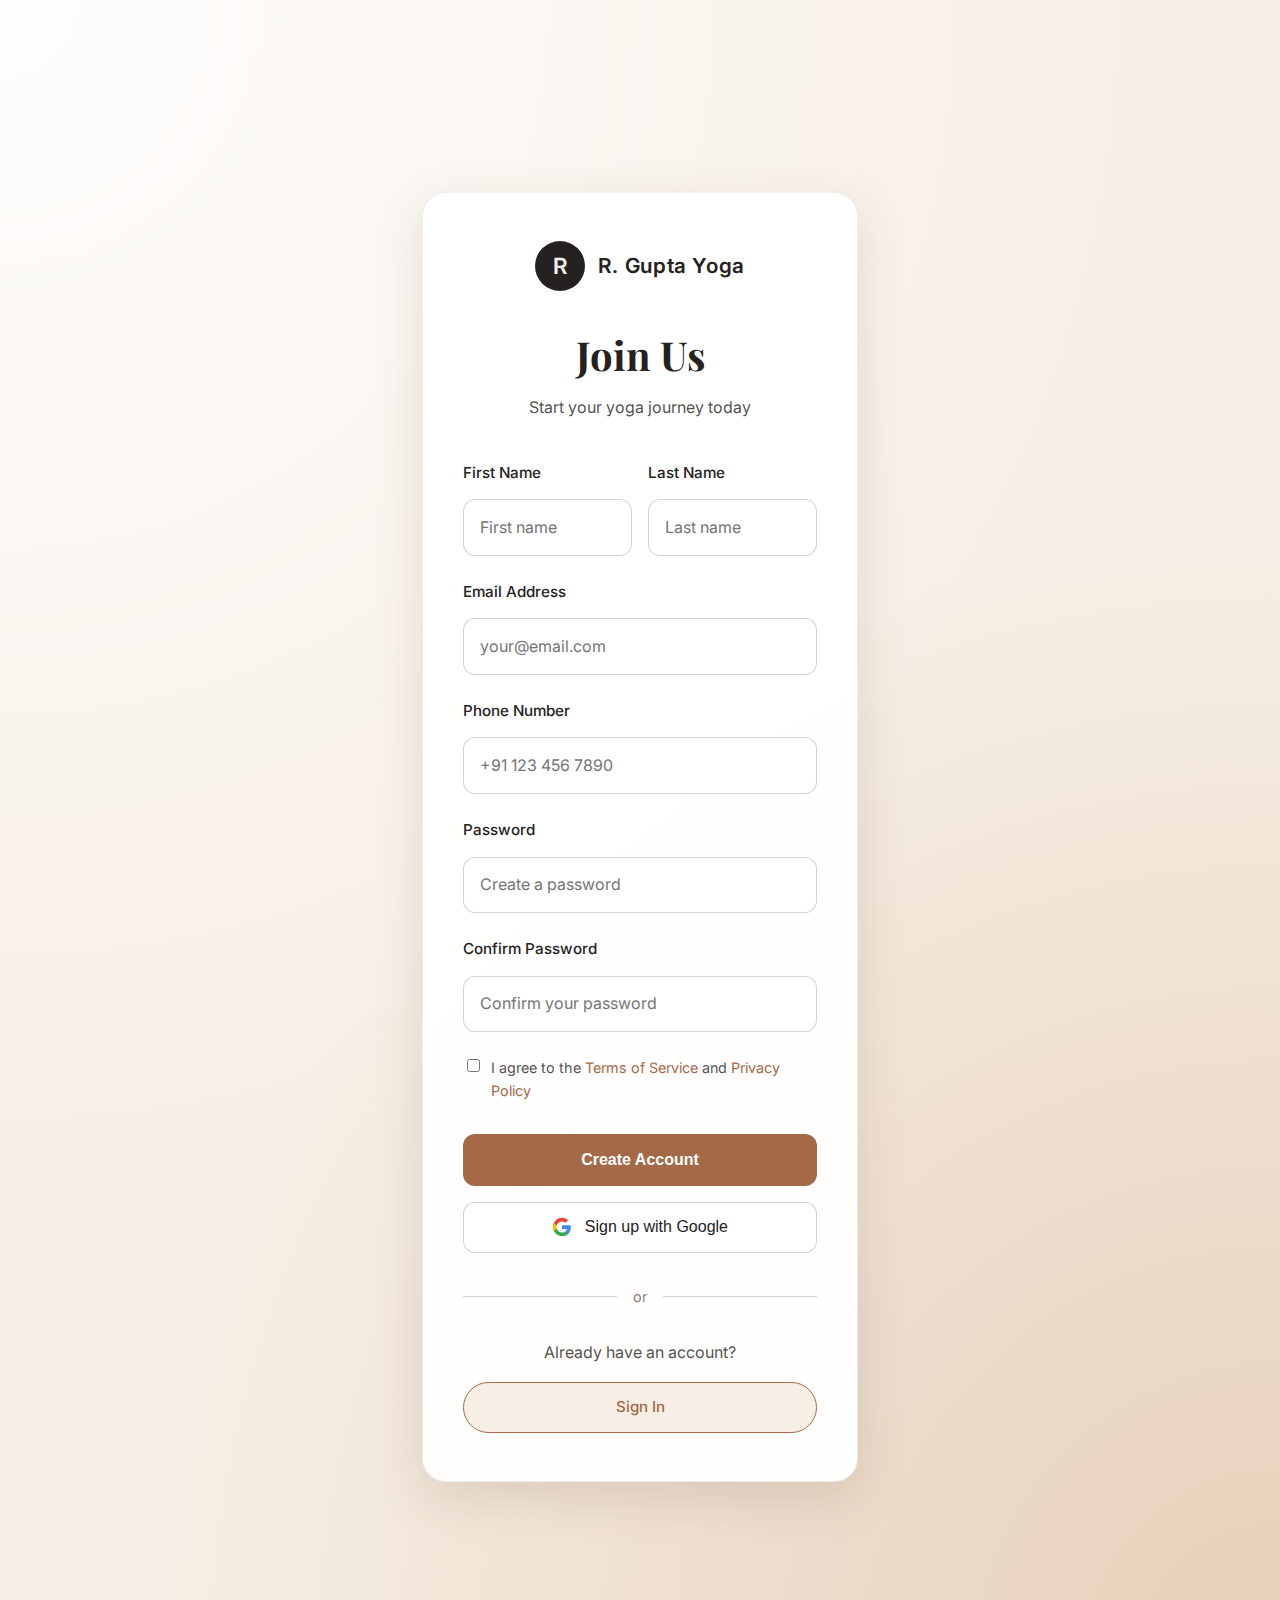
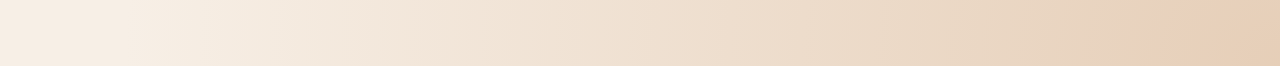
<file: register.html>
<!DOCTYPE html>
<html lang="en">
  <head>
    <meta charset="UTF-8" />
    <meta name="viewport" content="width=device-width, initial-scale=1.0" />
    <title>Register | R. Gupta Yoga</title>
    <link rel="icon" type="image/svg+xml" href="favicon.svg" />
    <link rel="alternate icon" href="favicon.ico" />
    <link rel="stylesheet" href="styles.css" />
    <link
      href="https://fonts.googleapis.com/css2?family=Playfair+Display:wght@500;700&family=Inter:wght@300;400;500;600&display=swap"
      rel="stylesheet"
    />
    <style>
      .auth-container {
        max-width: 500px;
        margin: 4rem auto;
        padding: 3rem 2rem;
      }

      .auth-card {
        background: rgba(255, 255, 255, 0.95);
        border-radius: 24px;
        padding: 3rem 2.5rem;
        box-shadow: 0 16px 50px rgba(92, 68, 44, 0.15);
        border: 1px solid rgba(37, 33, 32, 0.08);
      }

      .auth-header {
        text-align: center;
        margin-bottom: 2.5rem;
      }

      .auth-brand {
        display: flex;
        align-items: center;
        justify-content: center;
        gap: 0.8rem;
        margin-bottom: 2rem;
        text-decoration: none;
        color: inherit;
        transition: opacity 0.2s ease;
      }

      .auth-brand:hover {
        opacity: 0.8;
      }

      .auth-brand .logo-mark {
        width: 50px;
        height: 50px;
        border-radius: 50%;
        background-color: #252120;
        color: #f7efe6;
        display: inline-flex;
        align-items: center;
        justify-content: center;
        font-weight: 600;
        font-size: 1.4rem;
      }

      .auth-brand .logo-text {
        font-weight: 600;
        font-size: 1.3rem;
        letter-spacing: 0.03em;
        color: #252120;
      }

      .auth-header h1 {
        font-family: "Playfair Display", serif;
        font-size: 2.5rem;
        margin: 0 0 0.5rem;
        color: #252120;
      }

      .auth-header p {
        color: rgba(37, 33, 32, 0.8);
        margin: 0;
      }

      .auth-form {
        display: grid;
        gap: 1.5rem;
      }

      .form-group {
        display: grid;
        gap: 0.5rem;
      }

      .form-group label {
        font-size: 0.95rem;
        font-weight: 500;
        color: #252120;
      }

      .form-group input {
        padding: 0.9rem 1rem;
        border-radius: 12px;
        border: 1px solid rgba(37, 33, 32, 0.2);
        font-size: 1rem;
        background-color: rgba(255, 255, 255, 0.9);
        transition: border-color 0.3s ease, box-shadow 0.3s ease;
      }

      .form-group input:focus {
        outline: none;
        border-color: #a46946;
        box-shadow: 0 0 0 3px rgba(164, 105, 70, 0.1);
      }

      .form-row {
        display: grid;
        grid-template-columns: 1fr 1fr;
        gap: 1rem;
      }

      .terms-checkbox {
        display: flex;
        align-items: flex-start;
        gap: 0.5rem;
        font-size: 0.9rem;
        color: rgba(37, 33, 32, 0.8);
      }

      .terms-checkbox input[type="checkbox"] {
        width: auto;
        margin-top: 0.2rem;
      }

      .terms-checkbox a {
        color: #a46946;
        text-decoration: none;
      }

      .terms-checkbox a:hover {
        text-decoration: underline;
      }

      .auth-submit {
        width: 100%;
        padding: 1rem;
        border-radius: 12px;
        font-size: 1rem;
        font-weight: 600;
        margin-top: 0.5rem;
      }

      .auth-divider {
        display: flex;
        align-items: center;
        gap: 1rem;
        margin: 2rem 0;
        color: rgba(37, 33, 32, 0.6);
        font-size: 0.9rem;
      }

      .auth-divider::before,
      .auth-divider::after {
        content: '';
        flex: 1;
        height: 1px;
        background: rgba(37, 33, 32, 0.2);
      }

      .auth-footer {
        text-align: center;
        margin-top: 2rem;
        color: rgba(37, 33, 32, 0.8);
      }

      .auth-footer a {
        color: #a46946;
        text-decoration: none;
        font-weight: 500;
        transition: color 0.2s ease;
      }

      .auth-footer a:hover {
        color: #8f5738;
        text-decoration: underline;
      }

      .google-btn {
        width: 100%;
        padding: 0.9rem 1rem;
        border-radius: 12px;
        font-size: 1rem;
        font-weight: 500;
        background: white;
        color: #252120;
        border: 1px solid rgba(37, 33, 32, 0.2);
        cursor: pointer;
        display: flex;
        align-items: center;
        justify-content: center;
        gap: 0.8rem;
        transition: all 0.3s ease;
        margin-top: 1rem;
        text-decoration: none;
      }

      .google-btn:hover {
        background: rgba(248, 249, 250, 1);
        border-color: rgba(37, 33, 32, 0.3);
        box-shadow: 0 2px 8px rgba(0, 0, 0, 0.1);
        transform: translateY(-1px);
      }

      .google-btn:active {
        transform: translateY(0);
      }

      .google-icon {
        width: 20px;
        height: 20px;
      }

      @media (max-width: 640px) {
        .auth-container {
          margin: 2rem auto;
          padding: 2rem 1.5rem;
        }

        .auth-card {
          padding: 2rem 1.5rem;
        }

        .auth-header h1 {
          font-size: 2rem;
        }

        .form-row {
          grid-template-columns: 1fr;
        }
      }
    </style>
  </head>
  <body>
    <main>
      <div class="auth-container">
        <div class="auth-card">
          <div class="auth-header">
            <a href="index.html" class="auth-brand">
              <div class="logo-mark">R</div>
              <span class="logo-text">R. Gupta Yoga</span>
            </a>
            <h1>Join Us</h1>
            <p>Start your yoga journey today</p>
          </div>

          <form class="auth-form" onsubmit="event.preventDefault(); window.location.href='dashboard.html';">
            <div class="form-row">
              <div class="form-group">
                <label for="firstName">First Name</label>
                <input type="text" id="firstName" name="firstName" placeholder="First name" required />
              </div>
              <div class="form-group">
                <label for="lastName">Last Name</label>
                <input type="text" id="lastName" name="lastName" placeholder="Last name" required />
              </div>
            </div>

            <div class="form-group">
              <label for="email">Email Address</label>
              <input type="email" id="email" name="email" placeholder="your@email.com" required />
            </div>

            <div class="form-group">
              <label for="phone">Phone Number</label>
              <input type="tel" id="phone" name="phone" placeholder="+91 123 456 7890" required />
            </div>

            <div class="form-group">
              <label for="password">Password</label>
              <input type="password" id="password" name="password" placeholder="Create a password" required minlength="8" />
            </div>

            <div class="form-group">
              <label for="confirmPassword">Confirm Password</label>
              <input type="password" id="confirmPassword" name="confirmPassword" placeholder="Confirm your password" required minlength="8" />
            </div>

            <div class="terms-checkbox">
              <input type="checkbox" id="terms" name="terms" required />
              <label for="terms" style="margin: 0; font-weight: 400;">
                I agree to the <a href="#">Terms of Service</a> and <a href="#">Privacy Policy</a>
              </label>
            </div>

            <button type="submit" class="btn primary auth-submit">Create Account</button>
          </form>

          <button type="button" class="google-btn" onclick="window.location.href='dashboard.html';">
            <svg class="google-icon" viewBox="0 0 24 24" xmlns="http://www.w3.org/2000/svg">
              <path fill="#4285F4" d="M22.56 12.25c0-.78-.07-1.53-.2-2.25H12v4.26h5.92c-.26 1.37-1.04 2.53-2.21 3.31v2.77h3.57c2.08-1.92 3.28-4.74 3.28-8.09z"/>
              <path fill="#34A853" d="M12 23c2.97 0 5.46-.98 7.28-2.66l-3.57-2.77c-.98.66-2.23 1.06-3.71 1.06-2.86 0-5.29-1.93-6.16-4.53H2.18v2.84C3.99 20.53 7.7 23 12 23z"/>
              <path fill="#FBBC05" d="M5.84 14.09c-.22-.66-.35-1.36-.35-2.09s.13-1.43.35-2.09V7.07H2.18C1.43 8.55 1 10.22 1 12s.43 3.45 1.18 4.93l2.85-2.22.81-.62z"/>
              <path fill="#EA4335" d="M12 5.38c1.62 0 3.06.56 4.21 1.64l3.15-3.15C17.45 2.09 14.97 1 12 1 7.7 1 3.99 3.47 2.18 7.07l3.66 2.84c.87-2.6 3.3-4.53 6.16-4.53z"/>
            </svg>
            <span>Sign up with Google</span>
          </button>

          <div class="auth-divider">or</div>

          <div style="text-align: center;">
            <p style="margin: 0 0 1rem; color: rgba(37, 33, 32, 0.8);">Already have an account?</p>
            <a href="login.html" class="btn secondary" style="width: 100%;">Sign In</a>
          </div>
        </div>
      </div>
    </main>

    <script>
      // Password confirmation validation
      const password = document.getElementById('password');
      const confirmPassword = document.getElementById('confirmPassword');
      
      if (password && confirmPassword) {
        function validatePassword() {
          if (password.value !== confirmPassword.value) {
            confirmPassword.setCustomValidity('Passwords do not match');
          } else {
            confirmPassword.setCustomValidity('');
          }
        }

        password.addEventListener('change', validatePassword);
        confirmPassword.addEventListener('keyup', validatePassword);
      }
    </script>
  </body>
</html>
</file>
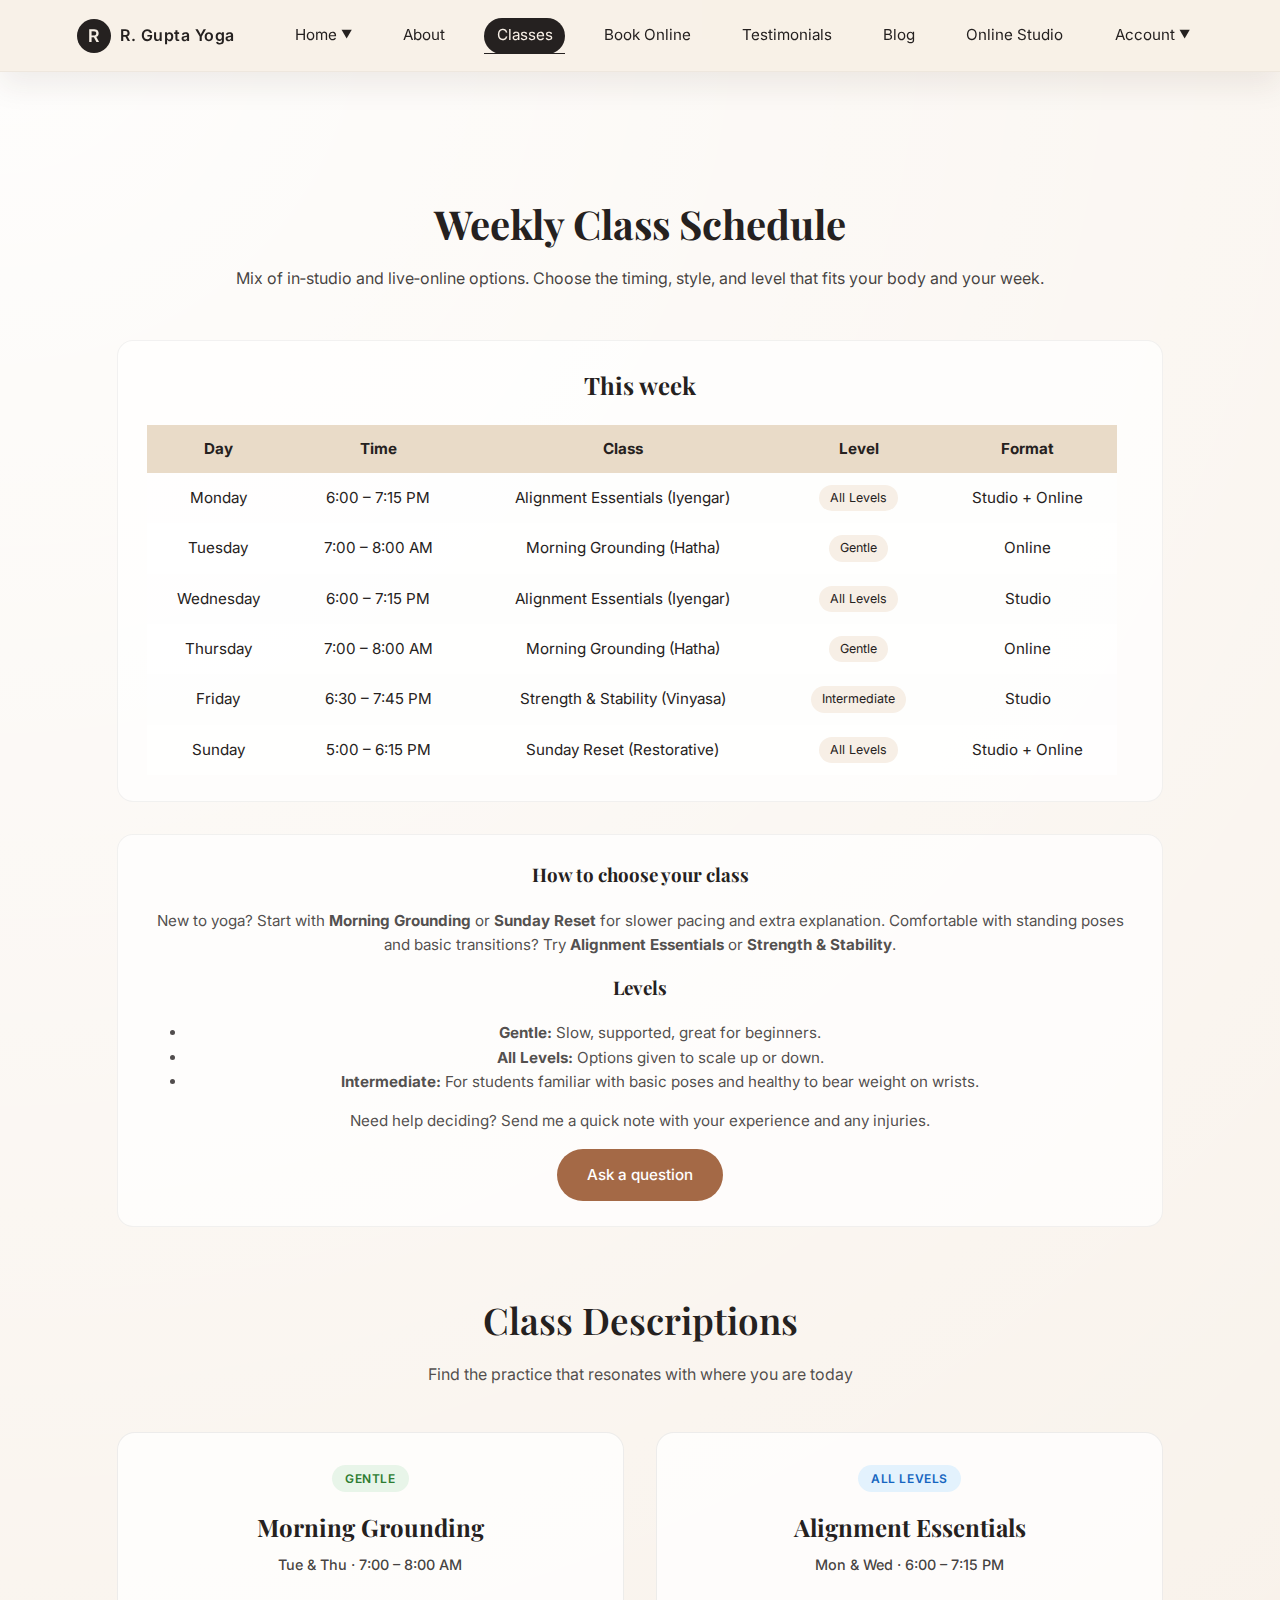
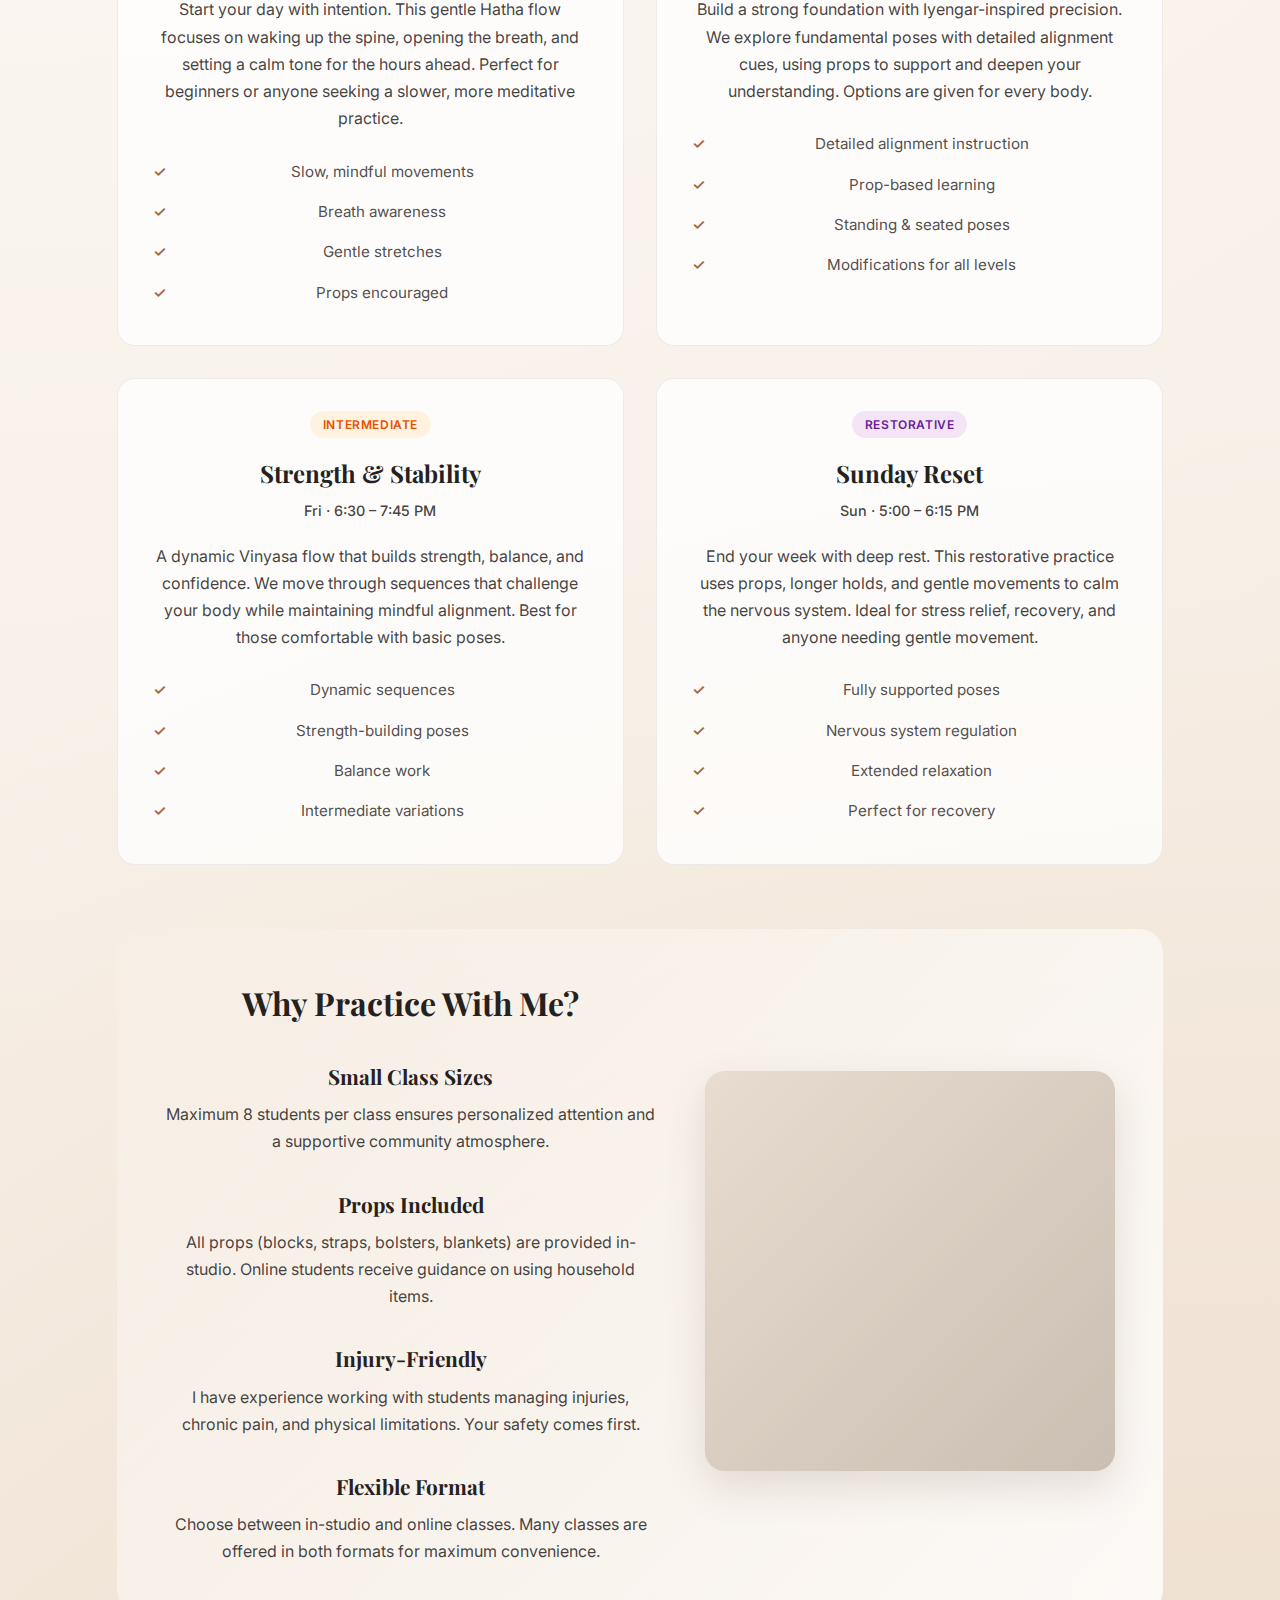
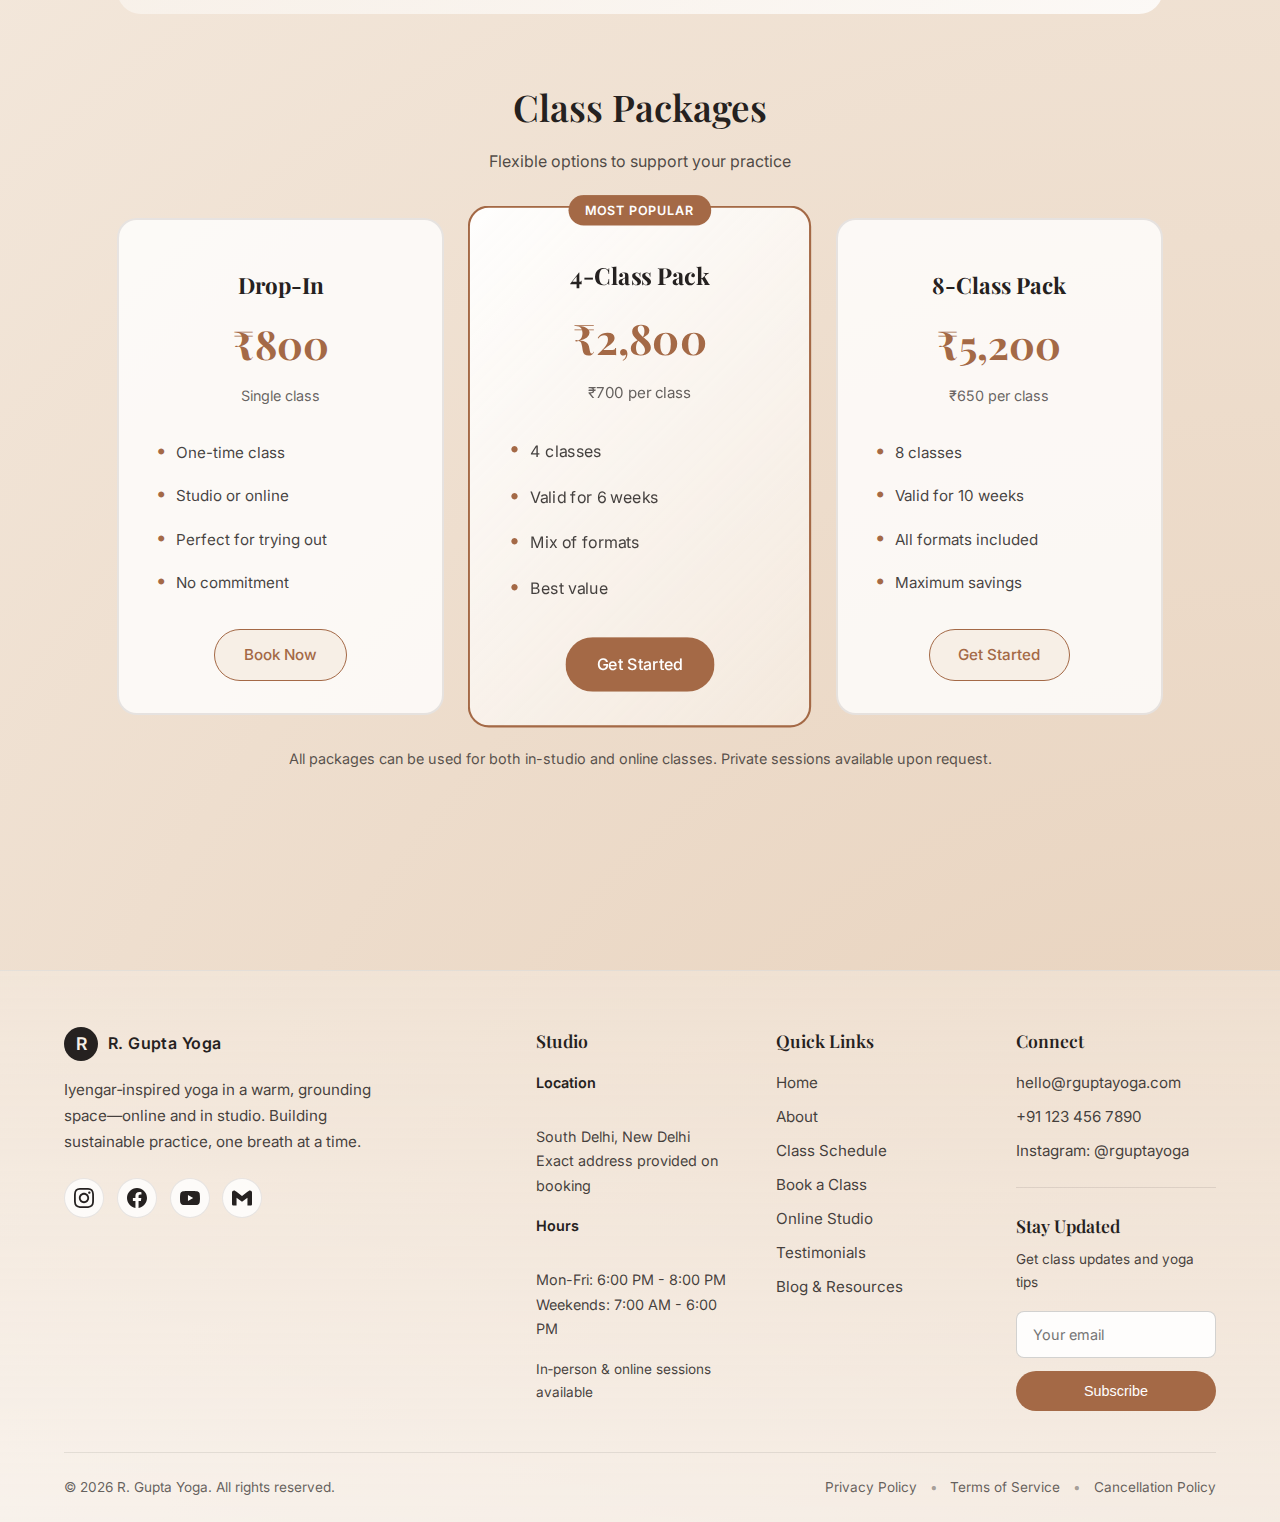
<file: schedule.html>
<!DOCTYPE html>
<html lang="en">
  <head>
    <meta charset="UTF-8" />
    <meta name="viewport" content="width=device-width, initial-scale=1.0" />
    <title>Class Schedule | R. Gupta Yoga</title>
    <link rel="icon" type="image/svg+xml" href="favicon.svg" />
    <link rel="alternate icon" href="favicon.ico" />
    <link rel="stylesheet" href="styles.css" />
    <link
      href="https://fonts.googleapis.com/css2?family=Playfair+Display:wght@500;700&family=Inter:wght@300;400;500;600&display=swap"
      rel="stylesheet"
    />
  </head>
  <body>
    <header class="site-header">
      <a href="index.html" class="logo-area">
        <div class="logo-mark">R</div>
        <span class="logo-text">R. Gupta Yoga</span>
      </a>
      <button class="menu-toggle" aria-label="Toggle menu" aria-expanded="false">
        <span></span>
        <span></span>
        <span></span>
      </button>
      <nav class="main-nav" id="main-nav">
        <div class="nav-dropdown">
          <a href="#" class="nav-dropdown-toggle">Home <span class="dropdown-arrow">▼</span></a>
          <div class="nav-dropdown-menu">
            <a href="index.html">Home</a>
            <a href="home2.html">Home 2</a>
          </div>
        </div>
        <a href="about.html">About</a>
        <a href="schedule.html" class="active">Classes</a>
        <a href="booking.html">Book Online</a>
        <a href="testimonials.html">Testimonials</a>
        <a href="blog.html">Blog</a>
        <a href="online.html">Online Studio</a>
        <div class="nav-dropdown">
          <a href="#" class="nav-dropdown-toggle">Account <span class="dropdown-arrow">▼</span></a>
          <div class="nav-dropdown-menu">
            <a href="dashboard.html">Dashboard</a>
            <a href="login.html">Login</a>
            <a href="register.html">Register</a>
          </div>
        </div>
      </nav>
    </header>

    <main>
      <section class="page-hero">
        <h1>Weekly Class Schedule</h1>
        <p>
          Mix of in‑studio and live‑online options. Choose the timing, style,
          and level that fits your body and your week.
        </p>
      </section>

      <section>
        <div class="panel">
          <h2>This week</h2>
          <div class="table-wrapper">
            <table class="schedule-table">
            <thead>
              <tr>
                <th>Day</th>
                <th>Time</th>
                <th>Class</th>
                <th>Level</th>
                <th>Format</th>
              </tr>
            </thead>
            <tbody>
              <tr>
                <td>Monday</td>
                <td>6:00 – 7:15 PM</td>
                <td>Alignment Essentials (Iyengar)</td>
                <td><span class="badge">All Levels</span></td>
                <td>Studio + Online</td>
              </tr>
              <tr>
                <td>Tuesday</td>
                <td>7:00 – 8:00 AM</td>
                <td>Morning Grounding (Hatha)</td>
                <td><span class="badge">Gentle</span></td>
                <td>Online</td>
              </tr>
              <tr>
                <td>Wednesday</td>
                <td>6:00 – 7:15 PM</td>
                <td>Alignment Essentials (Iyengar)</td>
                <td><span class="badge">All Levels</span></td>
                <td>Studio</td>
              </tr>
              <tr>
                <td>Thursday</td>
                <td>7:00 – 8:00 AM</td>
                <td>Morning Grounding (Hatha)</td>
                <td><span class="badge">Gentle</span></td>
                <td>Online</td>
              </tr>
              <tr>
                <td>Friday</td>
                <td>6:30 – 7:45 PM</td>
                <td>Strength & Stability (Vinyasa)</td>
                <td><span class="badge">Intermediate</span></td>
                <td>Studio</td>
              </tr>
              <tr>
                <td>Sunday</td>
                <td>5:00 – 6:15 PM</td>
                <td>Sunday Reset (Restorative)</td>
                <td><span class="badge">All Levels</span></td>
                <td>Studio + Online</td>
              </tr>
            </tbody>
          </table>
          </div>
        </div>

        <div class="panel" style="margin-top: 2rem;">
          <h3>How to choose your class</h3>
          <p class="muted">
            New to yoga? Start with <strong>Morning Grounding</strong> or
            <strong>Sunday Reset</strong> for slower pacing and extra
            explanation. Comfortable with standing poses and basic transitions?
            Try <strong>Alignment Essentials</strong> or
            <strong>Strength & Stability</strong>.
          </p>
          <h3>Levels</h3>
          <ul class="muted">
            <li><strong>Gentle:</strong> Slow, supported, great for beginners.</li>
            <li>
              <strong>All Levels:</strong> Options given to scale up or down.
            </li>
            <li>
              <strong>Intermediate:</strong> For students familiar with basic
              poses and healthy to bear weight on wrists.
            </li>
          </ul>
          <p class="muted">
            Need help deciding? Send me a quick note with your experience and
            any injuries.
          </p>
          <a href="booking.html" class="btn primary">Ask a question</a>
        </div>
      </section>

      <!-- CLASS DETAILS GRID -->
      <section class="class-details-section">
        <div class="section-heading">
          <h2>Class Descriptions</h2>
          <p>Find the practice that resonates with where you are today</p>
        </div>
        <div class="class-details-grid">
          <div class="class-detail-card">
            <span class="class-tag gentle">Gentle</span>
            <h3>Morning Grounding</h3>
            <p class="class-time">Tue & Thu · 7:00 – 8:00 AM</p>
            <p>Start your day with intention. This gentle Hatha flow focuses on waking up the spine, opening the breath, and setting a calm tone for the hours ahead. Perfect for beginners or anyone seeking a slower, more meditative practice.</p>
            <ul class="class-features">
              <li>Slow, mindful movements</li>
              <li>Breath awareness</li>
              <li>Gentle stretches</li>
              <li>Props encouraged</li>
            </ul>
          </div>
          <div class="class-detail-card">
            <span class="class-tag all-levels">All Levels</span>
            <h3>Alignment Essentials</h3>
            <p class="class-time">Mon & Wed · 6:00 – 7:15 PM</p>
            <p>Build a strong foundation with Iyengar-inspired precision. We explore fundamental poses with detailed alignment cues, using props to support and deepen your understanding. Options are given for every body.</p>
            <ul class="class-features">
              <li>Detailed alignment instruction</li>
              <li>Prop-based learning</li>
              <li>Standing & seated poses</li>
              <li>Modifications for all levels</li>
            </ul>
          </div>
          <div class="class-detail-card">
            <span class="class-tag intermediate">Intermediate</span>
            <h3>Strength & Stability</h3>
            <p class="class-time">Fri · 6:30 – 7:45 PM</p>
            <p>A dynamic Vinyasa flow that builds strength, balance, and confidence. We move through sequences that challenge your body while maintaining mindful alignment. Best for those comfortable with basic poses.</p>
            <ul class="class-features">
              <li>Dynamic sequences</li>
              <li>Strength-building poses</li>
              <li>Balance work</li>
              <li>Intermediate variations</li>
            </ul>
          </div>
          <div class="class-detail-card">
            <span class="class-tag restorative">Restorative</span>
            <h3>Sunday Reset</h3>
            <p class="class-time">Sun · 5:00 – 6:15 PM</p>
            <p>End your week with deep rest. This restorative practice uses props, longer holds, and gentle movements to calm the nervous system. Ideal for stress relief, recovery, and anyone needing gentle movement.</p>
            <ul class="class-features">
              <li>Fully supported poses</li>
              <li>Nervous system regulation</li>
              <li>Extended relaxation</li>
              <li>Perfect for recovery</li>
            </ul>
          </div>
        </div>
      </section>

      <!-- BENEFITS SECTION -->
      <section class="benefits-section">
        <div class="benefits-content">
          <div class="benefits-text">
            <h2>Why Practice With Me?</h2>
            <div class="benefit-item">
              <h3>Small Class Sizes</h3>
              <p>Maximum 8 students per class ensures personalized attention and a supportive community atmosphere.</p>
            </div>
            <div class="benefit-item">
              <h3>Props Included</h3>
              <p>All props (blocks, straps, bolsters, blankets) are provided in-studio. Online students receive guidance on using household items.</p>
            </div>
            <div class="benefit-item">
              <h3>Injury-Friendly</h3>
              <p>I have experience working with students managing injuries, chronic pain, and physical limitations. Your safety comes first.</p>
            </div>
            <div class="benefit-item">
              <h3>Flexible Format</h3>
              <p>Choose between in-studio and online classes. Many classes are offered in both formats for maximum convenience.</p>
            </div>
          </div>
          <div class="benefits-visual">
            <div class="benefits-image"></div>
          </div>
        </div>
      </section>

      <!-- PRICING SECTION -->
      <section class="pricing-section">
        <div class="section-heading">
          <h2>Class Packages</h2>
          <p>Flexible options to support your practice</p>
        </div>
        <div class="pricing-grid">
          <div class="pricing-card">
            <h3>Drop-In</h3>
            <div class="price">₹800</div>
            <p class="price-note">Single class</p>
            <ul class="pricing-features">
              <li>One-time class</li>
              <li>Studio or online</li>
              <li>Perfect for trying out</li>
              <li>No commitment</li>
            </ul>
            <a href="booking.html" class="btn secondary">Book Now</a>
          </div>
          <div class="pricing-card featured">
            <div class="popular-badge">Most Popular</div>
            <h3>4-Class Pack</h3>
            <div class="price">₹2,800</div>
            <p class="price-note">₹700 per class</p>
            <ul class="pricing-features">
              <li>4 classes</li>
              <li>Valid for 6 weeks</li>
              <li>Mix of formats</li>
              <li>Best value</li>
            </ul>
            <a href="booking.html" class="btn primary">Get Started</a>
          </div>
          <div class="pricing-card">
            <h3>8-Class Pack</h3>
            <div class="price">₹5,200</div>
            <p class="price-note">₹650 per class</p>
            <ul class="pricing-features">
              <li>8 classes</li>
              <li>Valid for 10 weeks</li>
              <li>All formats included</li>
              <li>Maximum savings</li>
            </ul>
            <a href="booking.html" class="btn secondary">Get Started</a>
          </div>
        </div>
        <p class="pricing-note">All packages can be used for both in-studio and online classes. Private sessions available upon request.</p>
      </section>
    </main>

    <footer class="site-footer">
      <div class="footer-main">
        <div class="footer-brand">
          <div class="footer-logo">
            <div class="logo-mark">R</div>
            <span class="logo-text">R. Gupta Yoga</span>
          </div>
          <p>
            Iyengar‑inspired yoga in a warm, grounding space—online and in
            studio. Building sustainable practice, one breath at a time.
          </p>
          <div class="social-icons">
            <a href="https://instagram.com/rguptayoga" target="_blank" rel="noopener noreferrer" aria-label="Instagram" class="social-icon">
              <svg width="20" height="20" viewBox="0 0 24 24" fill="currentColor">
                <path d="M12 2.163c3.204 0 3.584.012 4.85.07 3.252.148 4.771 1.691 4.919 4.919.058 1.265.069 1.645.069 4.849 0 3.205-.012 3.584-.069 4.849-.149 3.225-1.664 4.771-4.919 4.919-1.266.058-1.644.07-4.85.07-3.204 0-3.584-.012-4.849-.07-3.26-.149-4.771-1.699-4.919-4.92-.058-1.265-.07-1.644-.07-4.849 0-3.204.013-3.583.07-4.849.149-3.227 1.664-4.771 4.919-4.919 1.266-.057 1.645-.069 4.849-.069zm0-2.163c-3.259 0-3.667.014-4.947.072-4.358.2-6.78 2.618-6.98 6.98-.059 1.281-.073 1.689-.073 4.948 0 3.259.014 3.668.072 4.948.2 4.358 2.618 6.78 6.98 6.98 1.281.058 1.689.072 4.948.072 3.259 0 3.668-.014 4.948-.072 4.354-.2 6.782-2.618 6.979-6.98.059-1.28.073-1.689.073-4.948 0-3.259-.014-3.667-.072-4.947-.196-4.354-2.617-6.78-6.979-6.98-1.281-.059-1.69-.073-4.949-.073zm0 5.838c-3.403 0-6.162 2.759-6.162 6.162s2.759 6.163 6.162 6.163 6.162-2.759 6.162-6.163c0-3.403-2.759-6.162-6.162-6.162zm0 10.162c-2.209 0-4-1.79-4-4 0-2.209 1.791-4 4-4s4 1.791 4 4c0 2.21-1.791 4-4 4zm6.406-11.845c-.796 0-1.441.645-1.441 1.44s.645 1.44 1.441 1.44c.795 0 1.439-.645 1.439-1.44s-.644-1.44-1.439-1.44z"/>
              </svg>
            </a>
            <a href="https://facebook.com/rguptayoga" target="_blank" rel="noopener noreferrer" aria-label="Facebook" class="social-icon">
              <svg width="20" height="20" viewBox="0 0 24 24" fill="currentColor">
                <path d="M24 12.073c0-6.627-5.373-12-12-12s-12 5.373-12 12c0 5.99 4.388 10.954 10.125 11.854v-8.385H7.078v-3.47h3.047V9.43c0-3.007 1.792-4.669 4.533-4.669 1.312 0 2.686.235 2.686.235v2.953H15.83c-1.491 0-1.956.925-1.956 1.874v2.25h3.328l-.532 3.47h-2.796v8.385C19.612 23.027 24 18.062 24 12.073z"/>
              </svg>
            </a>
            <a href="https://youtube.com/@rguptayoga" target="_blank" rel="noopener noreferrer" aria-label="YouTube" class="social-icon">
              <svg width="20" height="20" viewBox="0 0 24 24" fill="currentColor">
                <path d="M23.498 6.186a3.016 3.016 0 0 0-2.122-2.136C19.505 3.545 12 3.545 12 3.545s-7.505 0-9.377.505A3.017 3.017 0 0 0 .502 6.186C0 8.07 0 12 0 12s0 3.93.502 5.814a3.016 3.016 0 0 0 2.122 2.136c1.871.505 9.376.505 9.376.505s7.505 0 9.377-.505a3.015 3.015 0 0 0 2.122-2.136C24 15.93 24 12 24 12s0-3.93-.502-5.814zM9.545 15.568V8.432L15.818 12l-6.273 3.568z"/>
              </svg>
            </a>
            <a href="mailto:hello@rguptayoga.com" aria-label="Email" class="social-icon">
              <svg width="20" height="20" viewBox="0 0 24 24" fill="currentColor">
                <path d="M24 5.457v13.909c0 .904-.732 1.636-1.636 1.636h-3.819V11.73L12 16.64l-6.545-4.91v9.273H1.636A1.636 1.636 0 0 1 0 19.366V5.457c0-2.023 2.309-3.178 3.927-1.964L5.455 4.64 12 9.548l6.545-4.91 1.528-1.145C21.69 2.28 24 3.434 24 5.457z"/>
              </svg>
            </a>
          </div>
        </div>
        <div class="footer-columns">
          <div class="footer-column">
            <h4>Studio</h4>
            <p><strong>Location</strong><br />South Delhi, New Delhi<br />Exact address provided on booking</p>
            <p><strong>Hours</strong><br />Mon-Fri: 6:00 PM - 8:00 PM<br />Weekends: 7:00 AM - 6:00 PM</p>
            <p class="small">In‑person & online sessions available</p>
          </div>
          <div class="footer-column">
            <h4>Quick Links</h4>
            <ul class="footer-links">
              <li><a href="index.html">Home</a></li>
              <li><a href="about.html">About</a></li>
              <li><a href="schedule.html">Class Schedule</a></li>
              <li><a href="booking.html">Book a Class</a></li>
              <li><a href="online.html">Online Studio</a></li>
              <li><a href="testimonials.html">Testimonials</a></li>
              <li><a href="blog.html">Blog & Resources</a></li>
            </ul>
          </div>
          <div class="footer-column">
            <h4>Connect</h4>
            <ul class="footer-links">
              <li><a href="mailto:hello@rguptayoga.com">hello@rguptayoga.com</a></li>
              <li><a href="tel:+911234567890">+91 123 456 7890</a></li>
              <li><a href="https://instagram.com/rguptayoga" target="_blank" rel="noopener noreferrer">Instagram: @rguptayoga</a></li>
            </ul>
            <div class="newsletter">
              <h4>Stay Updated</h4>
              <p class="small">Get class updates and yoga tips</p>
              <form class="newsletter-form" onsubmit="event.preventDefault(); alert('Thank you for subscribing!');">
                <input type="email" placeholder="Your email" required />
                <button type="submit" class="btn primary">Subscribe</button>
              </form>
            </div>
          </div>
        </div>
      </div>
      <div class="footer-bottom">
        <div class="footer-bottom-content">
          <span>© <span id="year"></span> R. Gupta Yoga. All rights reserved.</span>
          <div class="footer-legal">
            <a href="#">Privacy Policy</a>
            <span>•</span>
            <a href="#">Terms of Service</a>
            <span>•</span>
            <a href="#">Cancellation Policy</a>
          </div>
        </div>
      </div>
    </footer>

    <!-- Scroll to Top Button -->
    <button class="scroll-to-top" id="scrollToTop" aria-label="Scroll to top">
      <svg width="20" height="20" viewBox="0 0 24 24" fill="none" stroke="currentColor" stroke-width="2">
        <path d="M18 15l-6-6-6 6"/>
      </svg>
    </button>

    <script>
      const yearSpan = document.getElementById("year");
      if (yearSpan) {
        yearSpan.textContent = new Date().getFullYear();
      }

      // Menu toggle functionality
      const menuToggle = document.querySelector('.menu-toggle');
      const mainNav = document.getElementById('main-nav');
      
      if (menuToggle && mainNav) {
        menuToggle.addEventListener('click', function() {
          const isExpanded = menuToggle.getAttribute('aria-expanded') === 'true';
          menuToggle.setAttribute('aria-expanded', !isExpanded);
          mainNav.classList.toggle('nav-open');
          menuToggle.classList.toggle('active');
        });

      }

      // Dropdown functionality - handle all dropdowns FIRST (before nav links)
      const dropdowns = document.querySelectorAll('.nav-dropdown');
      
      dropdowns.forEach((dropdown) => {
        const dropdownToggle = dropdown.querySelector('.nav-dropdown-toggle');
        const dropdownMenu = dropdown.querySelector('.nav-dropdown-menu');
        const dropdownItems = dropdownMenu ? dropdownMenu.querySelectorAll('a') : [];
        
        if (dropdownToggle && dropdownMenu) {
          // Handle toggle click/touch
          const handleToggle = function(e) {
            e.preventDefault();
            e.stopPropagation();
            e.stopImmediatePropagation();
            
            // Close other dropdowns
            dropdowns.forEach((otherDropdown) => {
              if (otherDropdown !== dropdown) {
                const otherMenu = otherDropdown.querySelector('.nav-dropdown-menu');
                if (otherMenu) {
                  otherMenu.classList.remove('show');
                }
              }
            });
            
            // Toggle this dropdown
            dropdownMenu.classList.toggle('show');
            
            return false;
          };
          
          // Add event listeners - use capture phase and make sure they run first
          dropdownToggle.addEventListener('click', handleToggle, true);
          dropdownToggle.addEventListener('touchend', function(e) {
            e.preventDefault();
            e.stopPropagation();
            e.stopImmediatePropagation();
            handleToggle(e);
            return false;
          }, true);

          // Close mobile menu when clicking dropdown items
          dropdownItems.forEach(item => {
            item.addEventListener('click', function(e) {
              if (window.innerWidth <= 960) {
                if (mainNav) {
                  mainNav.classList.remove('nav-open');
                }
                if (menuToggle) {
                  menuToggle.classList.remove('active');
                  menuToggle.setAttribute('aria-expanded', 'false');
                }
                dropdownMenu.classList.remove('show');
              }
            });
          });
        }
      });

      // Close menu when clicking on a link (but not dropdown toggle or dropdown items)
      if (mainNav) {
        const navLinks = mainNav.querySelectorAll('a');
        navLinks.forEach(link => {
          link.addEventListener('click', function(e) {
            // Don't close menu if clicking dropdown toggle or dropdown items
            if (!link.classList.contains('nav-dropdown-toggle') && !link.closest('.nav-dropdown-menu')) {
              if (mainNav) {
                mainNav.classList.remove('nav-open');
              }
              if (menuToggle) {
                menuToggle.classList.remove('active');
                menuToggle.setAttribute('aria-expanded', 'false');
              }
            }
          });
        });
      }

      // Close dropdowns when clicking outside (desktop only)
      if (window.innerWidth > 960) {
        document.addEventListener('click', function(e) {
          if (!e.target.closest('.nav-dropdown')) {
            dropdownMenus.forEach(menu => {
              menu.classList.remove('show');
            });
          }
        });
      }

      // Scroll to top functionality
      const scrollToTopBtn = document.getElementById('scrollToTop');
      if (scrollToTopBtn) {
        // Show/hide button based on scroll position
        window.addEventListener('scroll', function() {
          if (window.pageYOffset > 300) {
            scrollToTopBtn.classList.add('show');
          } else {
            scrollToTopBtn.classList.remove('show');
          }
        });

        // Scroll to top when button is clicked
        scrollToTopBtn.addEventListener('click', function() {
          window.scrollTo({
            top: 0,
            behavior: 'smooth'
          });
        });
      }

      // Ensure logo link works properly
      const logoLink = document.querySelector('.logo-area');
      if (logoLink && logoLink.tagName === 'A') {
        logoLink.addEventListener('click', function(e) {
          // Allow default navigation behavior
          window.location.href = this.getAttribute('href');
        });
      }
    </script>
  </body>
</html>
</file>
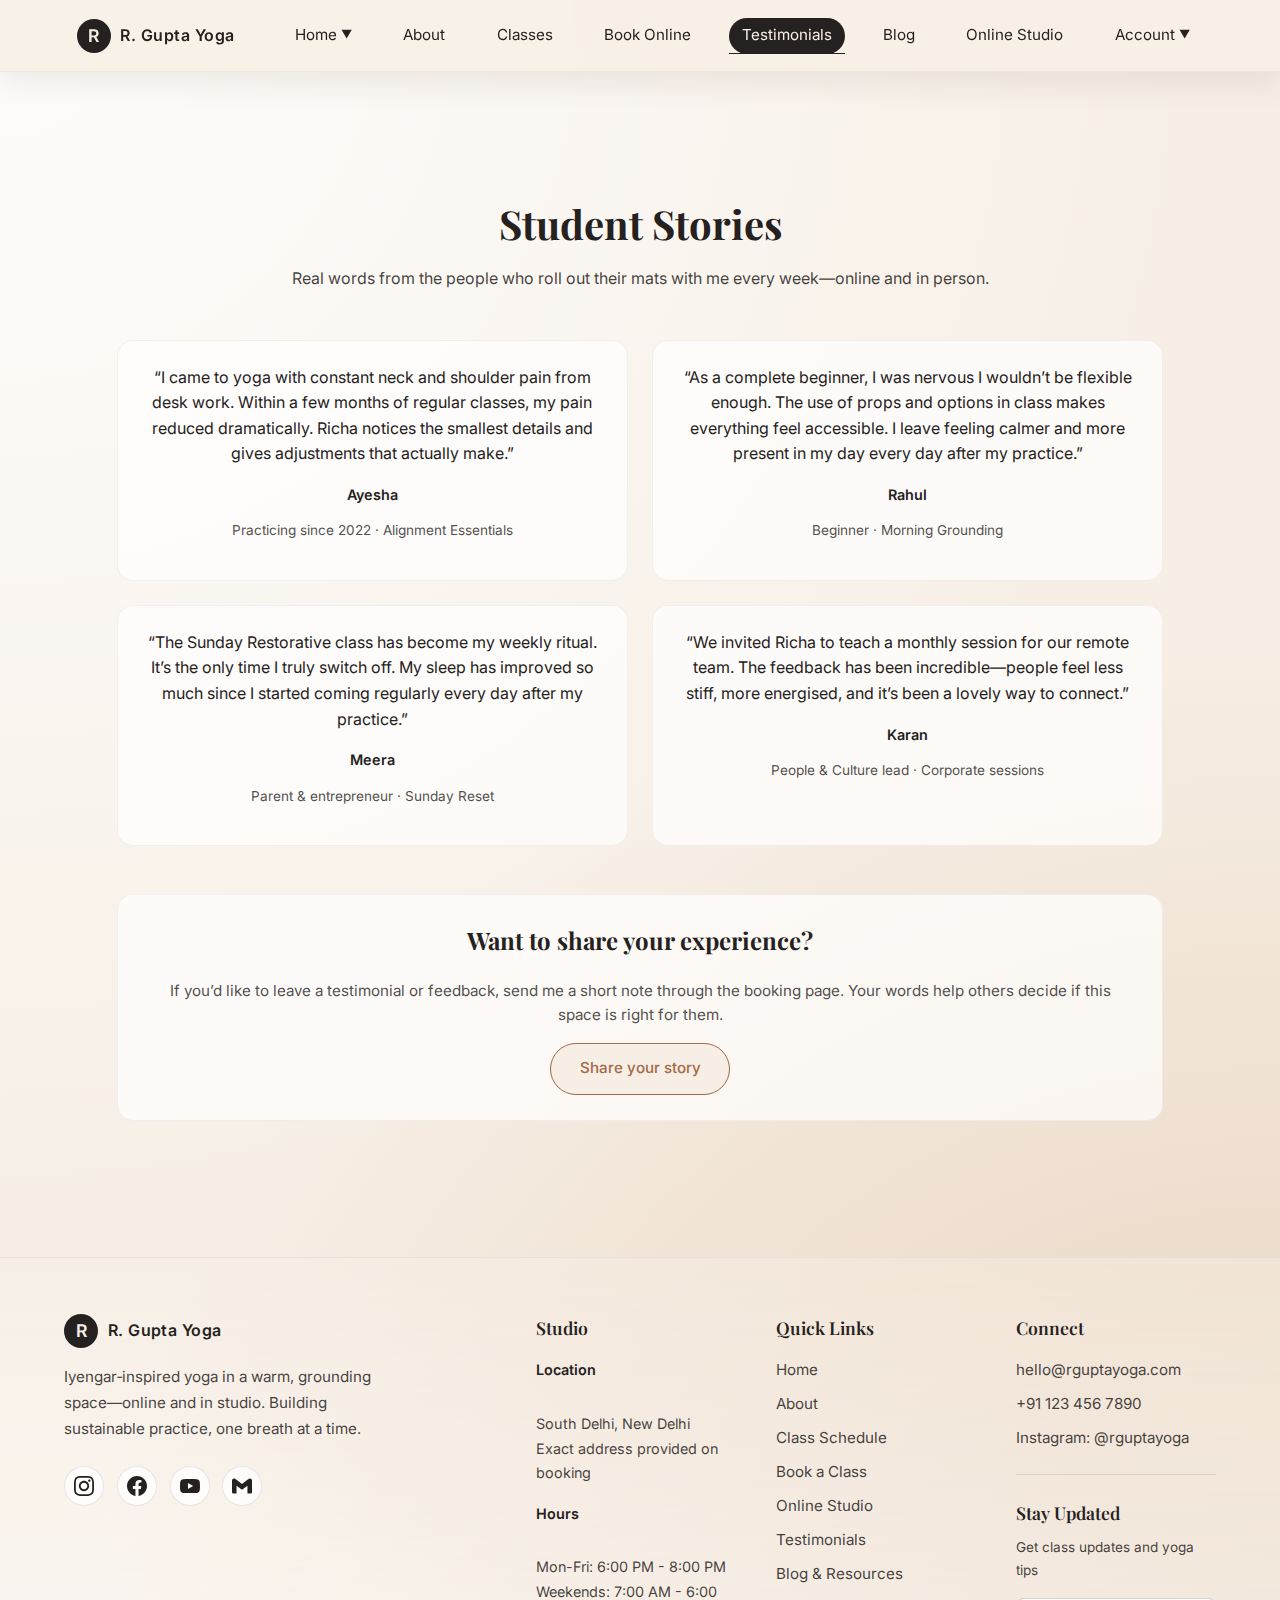
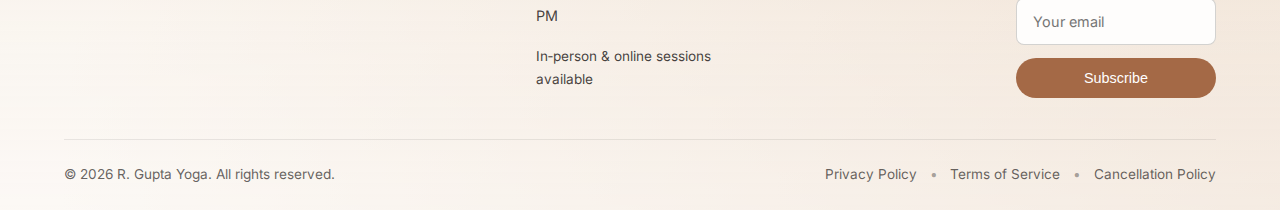
<file: testimonials.html>
<!DOCTYPE html>
<html lang="en">
  <head>
    <meta charset="UTF-8" />
    <meta name="viewport" content="width=device-width, initial-scale=1.0" />
    <title>Student Testimonials | R. Gupta Yoga</title>
    <link rel="icon" type="image/svg+xml" href="favicon.svg" />
    <link rel="alternate icon" href="favicon.ico" />
    <link rel="stylesheet" href="styles.css" />
    <link
      href="https://fonts.googleapis.com/css2?family=Playfair+Display:wght@500;700&family=Inter:wght@300;400;500;600&display=swap"
      rel="stylesheet"
    />
  </head>
  <body>
    <header class="site-header">
      <a href="index.html" class="logo-area">
        <div class="logo-mark">R</div>
        <span class="logo-text">R. Gupta Yoga</span>
      </a>
      <button class="menu-toggle" aria-label="Toggle menu" aria-expanded="false">
        <span></span>
        <span></span>
        <span></span>
      </button>
      <nav class="main-nav" id="main-nav">
        <div class="nav-dropdown">
          <a href="#" class="nav-dropdown-toggle">Home <span class="dropdown-arrow">▼</span></a>
          <div class="nav-dropdown-menu">
            <a href="index.html">Home</a>
            <a href="home2.html">Home 2</a>
          </div>
        </div>
        <a href="about.html">About</a>
        <a href="schedule.html">Classes</a>
        <a href="booking.html">Book Online</a>
        <a href="testimonials.html" class="active">Testimonials</a>
        <a href="blog.html">Blog</a>
        <a href="online.html">Online Studio</a>
        <div class="nav-dropdown">
          <a href="#" class="nav-dropdown-toggle">Account <span class="dropdown-arrow">▼</span></a>
          <div class="nav-dropdown-menu">
            <a href="dashboard.html">Dashboard</a>
            <a href="login.html">Login</a>
            <a href="register.html">Register</a>
          </div>
        </div>
      </nav>
    </header>

    <main>
      <section class="page-hero">
        <h1>Student Stories</h1>
        <p>
          Real words from the people who roll out their mats with me every
          week—online and in person.
        </p>
      </section>

      <section class="testimonial-list">
        <article class="testimonial-item">
          <p>
            “I came to yoga with constant neck and shoulder pain from desk work.
            Within a few months of regular classes, my pain reduced
            dramatically. Richa notices the smallest details and gives
            adjustments that actually make.”
          </p>
          <p class="name">Ayesha</p>
          <p class="details">Practicing since 2022 · Alignment Essentials</p>
        </article>
        <article class="testimonial-item">
          <p>
            “As a complete beginner, I was nervous I wouldn’t be flexible
            enough. The use of props and options in class makes everything feel
            accessible. I leave feeling calmer and more present in my day every day after my practice.”
          </p>
          <p class="name">Rahul</p>
          <p class="details">Beginner · Morning Grounding</p>
        </article>
        <article class="testimonial-item">
          <p>
            “The Sunday Restorative class has become my weekly ritual. It’s the
            only time I truly switch off. My sleep has improved so much since I
            started coming regularly every day after my practice.”
          </p>
          <p class="name">Meera</p>
          <p class="details">Parent & entrepreneur · Sunday Reset</p>
        </article>
        <article class="testimonial-item">
          <p>
            “We invited Richa to teach a monthly session for our remote team.
            The feedback has been incredible—people feel less stiff, more
            energised, and it’s been a lovely way to connect.”
          </p>
          <p class="name">Karan</p>
          <p class="details">People & Culture lead · Corporate sessions</p>
        </article>
      </section>

      <section style="margin-top: 3rem">
        <div class="panel">
          <h2>Want to share your experience?</h2>
          <p class="muted">
            If you’d like to leave a testimonial or feedback, send me a short
            note through the booking page. Your words help others decide if this
            space is right for them.
          </p>
          <a href="booking.html" class="btn secondary">Share your story</a>
        </div>
      </section>
    </main>

    <footer class="site-footer">
      <div class="footer-main">
        <div class="footer-brand">
          <div class="footer-logo">
            <div class="logo-mark">R</div>
            <span class="logo-text">R. Gupta Yoga</span>
          </div>
          <p>
            Iyengar‑inspired yoga in a warm, grounding space—online and in
            studio. Building sustainable practice, one breath at a time.
          </p>
          <div class="social-icons">
            <a href="https://instagram.com/rguptayoga" target="_blank" rel="noopener noreferrer" aria-label="Instagram" class="social-icon">
              <svg width="20" height="20" viewBox="0 0 24 24" fill="currentColor">
                <path d="M12 2.163c3.204 0 3.584.012 4.85.07 3.252.148 4.771 1.691 4.919 4.919.058 1.265.069 1.645.069 4.849 0 3.205-.012 3.584-.069 4.849-.149 3.225-1.664 4.771-4.919 4.919-1.266.058-1.644.07-4.85.07-3.204 0-3.584-.012-4.849-.07-3.26-.149-4.771-1.699-4.919-4.92-.058-1.265-.07-1.644-.07-4.849 0-3.204.013-3.583.07-4.849.149-3.227 1.664-4.771 4.919-4.919 1.266-.057 1.645-.069 4.849-.069zm0-2.163c-3.259 0-3.667.014-4.947.072-4.358.2-6.78 2.618-6.98 6.98-.059 1.281-.073 1.689-.073 4.948 0 3.259.014 3.668.072 4.948.2 4.358 2.618 6.78 6.98 6.98 1.281.058 1.689.072 4.948.072 3.259 0 3.668-.014 4.948-.072 4.354-.2 6.782-2.618 6.979-6.98.059-1.28.073-1.689.073-4.948 0-3.259-.014-3.667-.072-4.947-.196-4.354-2.617-6.78-6.979-6.98-1.281-.059-1.69-.073-4.949-.073zm0 5.838c-3.403 0-6.162 2.759-6.162 6.162s2.759 6.163 6.162 6.163 6.162-2.759 6.162-6.163c0-3.403-2.759-6.162-6.162-6.162zm0 10.162c-2.209 0-4-1.79-4-4 0-2.209 1.791-4 4-4s4 1.791 4 4c0 2.21-1.791 4-4 4zm6.406-11.845c-.796 0-1.441.645-1.441 1.44s.645 1.44 1.441 1.44c.795 0 1.439-.645 1.439-1.44s-.644-1.44-1.439-1.44z"/>
              </svg>
            </a>
            <a href="https://facebook.com/rguptayoga" target="_blank" rel="noopener noreferrer" aria-label="Facebook" class="social-icon">
              <svg width="20" height="20" viewBox="0 0 24 24" fill="currentColor">
                <path d="M24 12.073c0-6.627-5.373-12-12-12s-12 5.373-12 12c0 5.99 4.388 10.954 10.125 11.854v-8.385H7.078v-3.47h3.047V9.43c0-3.007 1.792-4.669 4.533-4.669 1.312 0 2.686.235 2.686.235v2.953H15.83c-1.491 0-1.956.925-1.956 1.874v2.25h3.328l-.532 3.47h-2.796v8.385C19.612 23.027 24 18.062 24 12.073z"/>
              </svg>
            </a>
            <a href="https://youtube.com/@rguptayoga" target="_blank" rel="noopener noreferrer" aria-label="YouTube" class="social-icon">
              <svg width="20" height="20" viewBox="0 0 24 24" fill="currentColor">
                <path d="M23.498 6.186a3.016 3.016 0 0 0-2.122-2.136C19.505 3.545 12 3.545 12 3.545s-7.505 0-9.377.505A3.017 3.017 0 0 0 .502 6.186C0 8.07 0 12 0 12s0 3.93.502 5.814a3.016 3.016 0 0 0 2.122 2.136c1.871.505 9.376.505 9.376.505s7.505 0 9.377-.505a3.015 3.015 0 0 0 2.122-2.136C24 15.93 24 12 24 12s0-3.93-.502-5.814zM9.545 15.568V8.432L15.818 12l-6.273 3.568z"/>
              </svg>
            </a>
            <a href="mailto:hello@rguptayoga.com" aria-label="Email" class="social-icon">
              <svg width="20" height="20" viewBox="0 0 24 24" fill="currentColor">
                <path d="M24 5.457v13.909c0 .904-.732 1.636-1.636 1.636h-3.819V11.73L12 16.64l-6.545-4.91v9.273H1.636A1.636 1.636 0 0 1 0 19.366V5.457c0-2.023 2.309-3.178 3.927-1.964L5.455 4.64 12 9.548l6.545-4.91 1.528-1.145C21.69 2.28 24 3.434 24 5.457z"/>
              </svg>
            </a>
          </div>
        </div>
        <div class="footer-columns">
          <div class="footer-column">
            <h4>Studio</h4>
            <p><strong>Location</strong><br />South Delhi, New Delhi<br />Exact address provided on booking</p>
            <p><strong>Hours</strong><br />Mon-Fri: 6:00 PM - 8:00 PM<br />Weekends: 7:00 AM - 6:00 PM</p>
            <p class="small">In‑person & online sessions available</p>
          </div>
          <div class="footer-column">
            <h4>Quick Links</h4>
            <ul class="footer-links">
              <li><a href="index.html">Home</a></li>
              <li><a href="about.html">About</a></li>
              <li><a href="schedule.html">Class Schedule</a></li>
              <li><a href="booking.html">Book a Class</a></li>
              <li><a href="online.html">Online Studio</a></li>
              <li><a href="testimonials.html">Testimonials</a></li>
              <li><a href="blog.html">Blog & Resources</a></li>
            </ul>
          </div>
          <div class="footer-column">
            <h4>Connect</h4>
            <ul class="footer-links">
              <li><a href="mailto:hello@rguptayoga.com">hello@rguptayoga.com</a></li>
              <li><a href="tel:+911234567890">+91 123 456 7890</a></li>
              <li><a href="https://instagram.com/rguptayoga" target="_blank" rel="noopener noreferrer">Instagram: @rguptayoga</a></li>
            </ul>
            <div class="newsletter">
              <h4>Stay Updated</h4>
              <p class="small">Get class updates and yoga tips</p>
              <form class="newsletter-form" onsubmit="event.preventDefault(); alert('Thank you for subscribing!');">
                <input type="email" placeholder="Your email" required />
                <button type="submit" class="btn primary">Subscribe</button>
              </form>
            </div>
          </div>
        </div>
      </div>
      <div class="footer-bottom">
        <div class="footer-bottom-content">
          <span>© <span id="year"></span> R. Gupta Yoga. All rights reserved.</span>
          <div class="footer-legal">
            <a href="#">Privacy Policy</a>
            <span>•</span>
            <a href="#">Terms of Service</a>
            <span>•</span>
            <a href="#">Cancellation Policy</a>
          </div>
        </div>
      </div>
    </footer>

    <!-- Scroll to Top Button -->
    <button class="scroll-to-top" id="scrollToTop" aria-label="Scroll to top">
      <svg width="20" height="20" viewBox="0 0 24 24" fill="none" stroke="currentColor" stroke-width="2">
        <path d="M18 15l-6-6-6 6"/>
      </svg>
    </button>

    <script>
      const yearSpan = document.getElementById("year");
      if (yearSpan) {
        yearSpan.textContent = new Date().getFullYear();
      }

      // Menu toggle functionality
      const menuToggle = document.querySelector('.menu-toggle');
      const mainNav = document.getElementById('main-nav');
      
      if (menuToggle && mainNav) {
        menuToggle.addEventListener('click', function() {
          const isExpanded = menuToggle.getAttribute('aria-expanded') === 'true';
          menuToggle.setAttribute('aria-expanded', !isExpanded);
          mainNav.classList.toggle('nav-open');
          menuToggle.classList.toggle('active');
        });

      }

      // Dropdown functionality - handle all dropdowns FIRST (before nav links)
      const dropdowns = document.querySelectorAll('.nav-dropdown');
      
      dropdowns.forEach((dropdown) => {
        const dropdownToggle = dropdown.querySelector('.nav-dropdown-toggle');
        const dropdownMenu = dropdown.querySelector('.nav-dropdown-menu');
        const dropdownItems = dropdownMenu ? dropdownMenu.querySelectorAll('a') : [];
        
        if (dropdownToggle && dropdownMenu) {
          // Handle toggle click/touch
          const handleToggle = function(e) {
            e.preventDefault();
            e.stopPropagation();
            e.stopImmediatePropagation();
            
            // Close other dropdowns
            dropdowns.forEach((otherDropdown) => {
              if (otherDropdown !== dropdown) {
                const otherMenu = otherDropdown.querySelector('.nav-dropdown-menu');
                if (otherMenu) {
                  otherMenu.classList.remove('show');
                }
              }
            });
            
            // Toggle this dropdown
            dropdownMenu.classList.toggle('show');
            
            return false;
          };
          
          // Add event listeners - use capture phase and make sure they run first
          dropdownToggle.addEventListener('click', handleToggle, true);
          dropdownToggle.addEventListener('touchend', function(e) {
            e.preventDefault();
            e.stopPropagation();
            e.stopImmediatePropagation();
            handleToggle(e);
            return false;
          }, true);

          // Close mobile menu when clicking dropdown items
          dropdownItems.forEach(item => {
            item.addEventListener('click', function(e) {
              if (window.innerWidth <= 960) {
                if (mainNav) {
                  mainNav.classList.remove('nav-open');
                }
                if (menuToggle) {
                  menuToggle.classList.remove('active');
                  menuToggle.setAttribute('aria-expanded', 'false');
                }
                dropdownMenu.classList.remove('show');
              }
            });
          });
        }
      });

      // Close menu when clicking on a link (but not dropdown toggle or dropdown items)
      if (mainNav) {
        const navLinks = mainNav.querySelectorAll('a');
        navLinks.forEach(link => {
          link.addEventListener('click', function(e) {
            // Don't close menu if clicking dropdown toggle or dropdown items
            if (!link.classList.contains('nav-dropdown-toggle') && !link.closest('.nav-dropdown-menu')) {
              if (mainNav) {
                mainNav.classList.remove('nav-open');
              }
              if (menuToggle) {
                menuToggle.classList.remove('active');
                menuToggle.setAttribute('aria-expanded', 'false');
              }
            }
          });
        });
      }

      // Close dropdowns when clicking outside (desktop only)
      if (window.innerWidth > 960) {
        document.addEventListener('click', function(e) {
          if (!e.target.closest('.nav-dropdown')) {
            dropdownMenus.forEach(menu => {
              menu.classList.remove('show');
            });
          }
        });
      }

      // Scroll to top functionality
      const scrollToTopBtn = document.getElementById('scrollToTop');
      if (scrollToTopBtn) {
        // Show/hide button based on scroll position
        window.addEventListener('scroll', function() {
          if (window.pageYOffset > 300) {
            scrollToTopBtn.classList.add('show');
          } else {
            scrollToTopBtn.classList.remove('show');
          }
        });

        // Scroll to top when button is clicked
        scrollToTopBtn.addEventListener('click', function() {
          window.scrollTo({
            top: 0,
            behavior: 'smooth'
          });
        });
      }
    </script>
  </body>
</html>
</file>
<file: styles.css>
*,
*::before,
*::after {
  box-sizing: border-box;
}

html,
body {
  margin: 0;
  padding: 0;
  font-family: "Inter", system-ui, -apple-system, BlinkMacSystemFont, "Segoe UI",
    sans-serif;
  color: #252120;
}

body {
  line-height: 1.6;
  min-height: 100vh;
  background:
    radial-gradient(circle at top left, rgba(255, 255, 255, 0.9), transparent 55%),
    radial-gradient(circle at bottom right, rgba(228, 203, 179, 0.9), transparent 55%),
    #f7efe6;
}

a {
  color: inherit;
  text-decoration: none;
}

img {
  max-width: 100%;
  display: block;
}

main {
  padding: 5rem 6vw 4.5rem;
  max-width: 1200px;
  margin: 0 auto;
}

.section-heading {
  max-width: 720px;
  margin: 0 auto 2.75rem;
  text-align: center;
}

.section-heading.narrow {
  max-width: 520px;
}

.section-heading h2 {
  font-family: "Playfair Display", "Times New Roman", serif;
  font-weight: 600;
  font-size: 2.3rem;
  margin: 0 0 0.75rem;
}

.section-heading p {
  margin: 0;
  color: rgba(37, 33, 32, 0.8);
}

.btn {
  display: inline-flex;
  align-items: center;
  justify-content: center;
  padding: 0.8rem 1.8rem;
  border-radius: 999px;
  font-size: 0.95rem;
  font-weight: 500;
  border: 1px solid transparent;
  cursor: pointer;
  transition: background-color 0.2s ease, color 0.2s ease, border-color 0.2s ease,
    transform 0.15s ease;
}

.btn.primary {
  background-color: #a46946;
  color: #fff;
}

.btn.primary:hover {
  background-color: #8f5738;
  transform: translateY(-1px);
}

.btn.secondary {
  background-color: #f7efe6;
  border-color: #a46946;
  color: #a46946;
}

.btn.secondary:hover {
  background-color: #a46946;
  color: #fff;
}

.btn.ghost {
  background-color: transparent;
  border-color: rgba(37, 33, 32, 0.2);
}

.btn.ghost:hover {
  border-color: #252120;
  background-color: rgba(255, 255, 255, 0.6);
}

.text-link {
  display: inline-flex;
  align-items: center;
  gap: 0.2rem;
  font-size: 0.95rem;
  text-decoration: underline;
  text-underline-offset: 2px;
}

.small {
  font-size: 0.85rem;
  color: rgba(37, 33, 32, 0.8);
}

/* HEADER */
.site-header {
  position: sticky;
  top: 0;
  z-index: 20;
  display: flex;
  align-items: center;
  justify-content: space-between;
  padding: 1.1rem 6vw;
  background-color: rgba(247, 239, 230, 0.9);
  backdrop-filter: blur(18px);
  border-bottom: 1px solid rgba(0, 0, 0, 0.04);
  box-shadow: 0 14px 30px rgba(60, 38, 20, 0.08);
}

.logo-area {
  display: flex;
  align-items: center;
  gap: 0.6rem;
  text-decoration: none;
  color: inherit;
  cursor: pointer;
  transition: opacity 0.2s ease;
}

.logo-area:hover {
  opacity: 0.8;
}

.logo-mark {
  width: 34px;
  height: 34px;
  border-radius: 50%;
  background-color: #252120;
  color: #f7efe6;
  display: inline-flex;
  align-items: center;
  justify-content: center;
  font-weight: 600;
  font-size: 1.1rem;
}

.logo-text {
  font-weight: 600;
  letter-spacing: 0.03em;
}

.menu-toggle {
  display: none;
  flex-direction: column;
  justify-content: space-around;
  width: 30px;
  height: 30px;
  background: transparent;
  border: none;
  cursor: pointer;
  padding: 0;
  z-index: 25;
  position: relative;
}

.menu-toggle span {
  width: 100%;
  height: 3px;
  background-color: #252120;
  border-radius: 3px;
  transition: all 0.3s ease;
  transform-origin: center;
}

.menu-toggle.active span:nth-child(1) {
  transform: rotate(45deg) translate(8px, 8px);
}

.menu-toggle.active span:nth-child(2) {
  opacity: 0;
}

.menu-toggle.active span:nth-child(3) {
  transform: rotate(-45deg) translate(7px, -7px);
}

.main-nav {
  display: flex;
  gap: 1.6rem;
  font-size: 0.95rem;
}

.main-nav a {
  position: relative;
  padding: 0.35rem 0.8rem 0.4rem;
  border-radius: 999px;
  transition: background-color 0.2s ease, color 0.2s ease;
}

.main-nav a::after {
  content: "";
  position: absolute;
  left: 0;
  bottom: 0;
  width: 0;
  height: 1px;
  background-color: #252120;
  transition: width 0.2s ease;
}

.main-nav a:hover::after,
.main-nav a.active::after {
  width: 100%;
}

.main-nav a:hover {
  background-color: rgba(255, 255, 255, 0.7);
}

.main-nav a.active {
  background-color: #252120;
  color: #f7efe6;
}

/* NAVIGATION DROPDOWN */
.nav-dropdown {
  position: relative;
}

.nav-dropdown-toggle {
  display: flex;
  align-items: center;
  gap: 0.3rem;
  cursor: pointer;
}

.dropdown-arrow {
  font-size: 0.7rem;
  transition: transform 0.3s ease;
}

.nav-dropdown:hover .dropdown-arrow,
.nav-dropdown.active .dropdown-arrow {
  transform: rotate(180deg);
}

.nav-dropdown-menu {
  position: absolute;
  top: calc(100% + 0.5rem);
  left: 0;
  background: rgba(255, 255, 255, 0.98);
  backdrop-filter: blur(20px);
  border-radius: 12px;
  padding: 0.5rem 0;
  min-width: 180px;
  box-shadow: 0 12px 40px rgba(92, 68, 44, 0.2);
  border: 1px solid rgba(37, 33, 32, 0.1);
  opacity: 0;
  visibility: hidden;
  transform: translateY(-10px);
  transition: opacity 0.3s ease, visibility 0.3s ease, transform 0.3s ease;
  z-index: 100;
}

.nav-dropdown:last-child .nav-dropdown-menu {
  left: auto;
  right: 0;
}

.nav-dropdown-menu.show {
  opacity: 1;
  visibility: visible;
  transform: translateY(0);
}

.nav-dropdown-menu a {
  display: block;
  padding: 0.7rem 1.2rem;
  color: #252120;
  text-decoration: none;
  transition: background-color 0.2s ease, color 0.2s ease;
  border-radius: 0;
  position: relative;
}

.nav-dropdown-menu a::after {
  display: none;
}

.nav-dropdown-menu a:hover {
  background-color: rgba(164, 105, 70, 0.1);
  color: #a46946;
}

.nav-dropdown-menu a.active {
  background-color: rgba(164, 105, 70, 0.15);
  color: #a46946;
  font-weight: 600;
}

/* HERO */
.hero {
  display: grid;
  grid-template-columns: minmax(0, 1fr) minmax(0, 1.4fr) minmax(0, 1fr);
  gap: 2.5rem;
  align-items: center;
  margin-top: 3rem;
  margin-bottom: 4rem;
}

.hero-content {
  text-align: center;
  margin: 0 auto;
  max-width: 560px;
}

.hero-content h1 {
  font-family: "Playfair Display", "Times New Roman", serif;
  font-size: clamp(2.7rem, 4vw, 3.6rem);
  line-height: 1.1;
  margin: 0 0 1rem;
}

.hero-content h1 span {
  display: inline-block;
}

.eyebrow {
  letter-spacing: 0.16em;
  text-transform: uppercase;
  font-size: 0.75rem;
  margin: 0 0 0.8rem;
}

.hero-subtitle {
  margin: 0 0 1.6rem;
  max-width: 34rem;
  color: rgba(37, 33, 32, 0.9);
}

.hero-actions {
  display: flex;
  gap: 0.9rem;
  flex-wrap: wrap;
  margin-bottom: 1rem;
  justify-content: center;
}

.hero-note {
  font-size: 0.9rem;
  color: rgba(37, 33, 32, 0.85);
}

.hero-media {
  display: flex;
  flex-direction: column;
  gap: 1.4rem;
}

.hero-photo {
  border-radius: 18px;
  background-size: cover;
  background-position: center;
  background-color: #e1d4c6;
}

.hero-media-left .tall {
  height: 220px;
  background-image: linear-gradient(
      135deg,
      rgba(247, 239, 230, 0.2),
      rgba(0, 0, 0, 0.12)
    ),
    url("https://images.pexels.com/photos/3822621/pexels-photo-3822621.jpeg?auto=compress&cs=tinysrgb&w=800");
}

.hero-media-left .square {
  height: 160px;
  background-image: url("https://images.pexels.com/photos/3823079/pexels-photo-3823079.jpeg?auto=compress&cs=tinysrgb&w=800");
}

.hero-media-right .wide {
  height: 190px;
  background-image: url("https://images.pexels.com/photos/4056723/pexels-photo-4056723.jpeg?auto=compress&cs=tinysrgb&w=800");
}

.hero-media-right .square {
  height: 190px;
  background-image: url("https://images.pexels.com/photos/3823054/pexels-photo-3823054.jpeg?auto=compress&cs=tinysrgb&w=800");
}

/* PILLARS */
.pillars {
  margin-bottom: 4rem;
}

.pillars-grid {
  display: grid;
  grid-template-columns: repeat(3, minmax(0, 1fr));
  gap: 1.8rem;
}

.card {
  background-color: rgba(255, 255, 255, 0.64);
  border-radius: 16px;
  padding: 1.6rem 1.7rem;
  box-shadow: 0 12px 26px rgba(92, 68, 44, 0.09);
  text-align: center;
  transition: transform 0.2s ease, box-shadow 0.2s ease, background-color 0.2s ease;
}

.card h3 {
  margin: 0 0 0.6rem;
  font-size: 1.1rem;
}

.card p {
  margin: 0;
  font-size: 0.96rem;
}

/* HIGHLIGHT STRIP */
.highlight-strip {
  background-color: #e9dbc8;
  border-radius: 18px;
  padding: 2.5rem 2.2rem;
  margin-bottom: 4rem;
  display: flex;
  align-items: center;
  justify-content: center;
  box-shadow: 0 16px 40px rgba(92, 68, 44, 0.16);
}

.highlight-content {
  text-align: center;
  max-width: 700px;
}

.highlight-content h2 {
  font-family: "Playfair Display", "Times New Roman", serif;
  font-size: 1.7rem;
  margin: 0 0 0.8rem;
}

.highlight-content p {
  margin: 0 0 1.5rem;
  color: rgba(37, 33, 32, 0.85);
  line-height: 1.7;
}

.highlight-btn {
  padding: 0.6rem 1.4rem !important;
  font-size: 0.85rem !important;
  display: inline-block;
}

/* FEATURED CLASSES */
.featured-classes {
  margin-bottom: 4rem;
}

.class-grid {
  display: grid;
  grid-template-columns: repeat(3, minmax(0, 1fr));
  gap: 1.6rem;
}

.class-card {
  background-color: rgba(255, 255, 255, 0.7);
  border-radius: 18px;
  padding: 1.6rem 1.7rem 1.4rem;
  border: 1px solid rgba(37, 33, 32, 0.05);
  text-align: center;
  transition: transform 0.2s ease, box-shadow 0.2s ease, border-color 0.2s ease,
    background-color 0.2s ease;
}

.class-card h3 {
  margin: 0.7rem 0 0.35rem;
}

.class-card p {
  margin: 0;
}

.class-card .meta {
  margin-top: 0.6rem;
  font-size: 0.9rem;
  color: rgba(37, 33, 32, 0.8);
}

.tag {
  display: inline-flex;
  padding: 0.18rem 0.6rem;
  border-radius: 999px;
  font-size: 0.78rem;
  letter-spacing: 0.06em;
  text-transform: uppercase;
  background-color: #f7efe6;
}

/* TESTIMONIAL PREVIEW */
.testimonial-preview {
  margin-bottom: 3rem;
}

.testimonial-card {
  max-width: 640px;
  margin: 0 auto;
  padding: 1.8rem 1.9rem 1.6rem;
  border-radius: 16px;
  background-color: rgba(255, 255, 255, 0.7);
  border: 1px solid rgba(37, 33, 32, 0.06);
  text-align: center;
}

.card:hover,
.class-card:hover,
.testimonial-card:hover,
.panel:hover,
.post-card:hover,
.testimonial-item:hover {
  transform: translateY(-6px);
  box-shadow: 0 18px 45px rgba(92, 68, 44, 0.16);
  background-color: rgba(255, 255, 255, 0.9);
}

.testimonial-card .quote {
  margin: 0 0 0.9rem;
  font-size: 1rem;
}

.testimonial-card .author {
  margin: 0 0 0.4rem;
  font-size: 0.9rem;
  color: rgba(37, 33, 32, 0.8);
}

/* COMMON PAGE LAYOUTS */
.page-hero {
  max-width: 820px;
  margin: 2.5rem auto 3rem;
  text-align: center;
}

.page-hero h1 {
  font-family: "Playfair Display", "Times New Roman", serif;
  font-size: 2.5rem;
  margin: 0 0 0.6rem;
}

.page-hero p {
  margin: 0;
  color: rgba(37, 33, 32, 0.85);
}

.two-column {
  display: grid;
  grid-template-columns: minmax(0, 1.6fr) minmax(0, 1fr);
  gap: 2.5rem;
  align-items: flex-start;
}

.panel {
  background-color: rgba(255, 255, 255, 0.7);
  border-radius: 16px;
  padding: 1.6rem 1.8rem;
  border: 1px solid rgba(37, 33, 32, 0.06);
  text-align: center;
  transition: transform 0.2s ease, box-shadow 0.2s ease, background-color 0.2s ease;
}

.panel h2,
.panel h3 {
  margin-top: 0;
  font-family: "Playfair Display", "Times New Roman", serif;
}

.muted {
  color: rgba(37, 33, 32, 0.8);
  font-size: 0.95rem;
}

.chips {
  display: flex;
  flex-wrap: wrap;
  gap: 0.5rem;
}

/* ABOUT PAGE IMAGE */
.about-portrait {
  width: 100%;
  height: 240px;
  border-radius: 18px;
  background-size: cover;
  background-position: center;
  background-color: #e1d4c6;
  background-image: linear-gradient(
      135deg,
      rgba(247, 239, 230, 0.2),
      rgba(0, 0, 0, 0.16)
    ),
    url("https://images.pexels.com/photos/3822621/pexels-photo-3822621.jpeg?auto=compress&cs=tinysrgb&w=800");
}

.chip {
  font-size: 0.85rem;
  padding: 0.35rem 0.8rem;
  border-radius: 999px;
  background-color: #f7efe6;
}

/* TABLES (Schedule) */
.table-wrapper {
  width: 100%;
  overflow-x: auto;
  -webkit-overflow-scrolling: touch;
  margin: 0 -0.5rem;
  padding: 0 0.5rem;
  position: relative;
}

.table-wrapper::-webkit-scrollbar {
  height: 8px;
}

.table-wrapper::-webkit-scrollbar-track {
  background: rgba(37, 33, 32, 0.05);
  border-radius: 4px;
}

.table-wrapper::-webkit-scrollbar-thumb {
  background: #a46946;
  border-radius: 4px;
}

.table-wrapper::-webkit-scrollbar-thumb:hover {
  background: #8f5738;
}

.schedule-table {
  width: 100%;
  min-width: 600px;
  border-collapse: collapse;
  font-size: 0.95rem;
}

.schedule-table thead {
  background-color: #e9dbc8;
}

.schedule-table th,
.schedule-table td {
  padding: 0.75rem 0.9rem;
  text-align: center;
}

.schedule-table tbody tr:nth-child(even) {
  background-color: rgba(255, 255, 255, 0.7);
}

.schedule-table tbody tr:nth-child(odd) {
  background-color: rgba(255, 255, 255, 0.45);
}

.badge {
  display: inline-flex;
  padding: 0.2rem 0.7rem;
  border-radius: 999px;
  font-size: 0.78rem;
  background-color: #f7efe6;
}

/* FORMS (Booking / Contact) */
form {
  display: grid;
  gap: 1rem;
  text-align: left;
}

label {
  font-size: 0.9rem;
  font-weight: 500;
  display: block;
  text-align: left;
  margin-bottom: 0.4rem;
}

input,
select,
textarea {
  width: 100%;
  padding: 0.7rem 0.8rem;
  border-radius: 10px;
  border: 1px solid rgba(37, 33, 32, 0.18);
  font: inherit;
  background-color: rgba(255, 255, 255, 0.85);
  text-align: left;
}

textarea {
  resize: vertical;
  min-height: 120px;
}

/* BLOG */
.blog-grid {
  display: grid;
  grid-template-columns: repeat(3, minmax(0, 1fr));
  gap: 1.6rem;
}

.post-card {
  background-color: rgba(255, 255, 255, 0.7);
  border-radius: 16px;
  padding: 1.4rem 1.5rem;
  border: 1px solid rgba(37, 33, 32, 0.06);
  text-align: left;
  display: flex;
  flex-direction: column;
}

.post-card h3 {
  margin: 0 0 0.4rem;
  font-size: 1.1rem;
}

.post-meta {
  font-size: 0.8rem;
  text-transform: uppercase;
  letter-spacing: 0.08em;
  margin-bottom: 0.4rem;
}

.read-more-link {
  display: block;
  text-align: center;
  margin-top: 1rem;
  margin-left: auto;
  margin-right: auto;
  color: #a46946;
  text-decoration: none;
  font-weight: 500;
  font-size: 0.9rem;
  transition: color 0.2s ease;
  align-self: center;
}

.read-more-link:hover {
  color: #8f5738;
  text-decoration: underline;
}

/* TESTIMONIALS PAGE */
.testimonial-list {
  display: grid;
  grid-template-columns: repeat(2, minmax(0, 1fr));
  gap: 1.5rem;
}

.testimonial-item {
  background-color: rgba(255, 255, 255, 0.7);
  border-radius: 16px;
  padding: 1.5rem 1.6rem;
  border: 1px solid rgba(37, 33, 32, 0.06);
  text-align: center;
}

.testimonial-item p {
  margin-top: 0;
}

.testimonial-item .name {
  font-weight: 600;
  font-size: 0.9rem;
}

.testimonial-item .details {
  font-size: 0.85rem;
  color: rgba(37, 33, 32, 0.8);
}

/* FOOTER */
.site-footer {
  border-top: 1px solid rgba(0, 0, 0, 0.08);
  padding: 3.5rem 5vw 1.5rem;
  background: linear-gradient(to bottom, rgba(247, 239, 230, 0.4), rgba(255, 255, 255, 0.6));
  margin-top: 4rem;
}

.footer-main {
  display: grid;
  grid-template-columns: 1.2fr 2fr;
  gap: 4rem;
  margin-bottom: 2rem;
  max-width: 1200px;
  margin-left: auto;
  margin-right: auto;
}

.footer-brand {
  max-width: 320px;
}

.footer-logo {
  display: flex;
  align-items: center;
  gap: 0.6rem;
  margin-bottom: 1rem;
}

.footer-brand p {
  margin: 0 0 1.5rem;
  color: rgba(37, 33, 32, 0.85);
  line-height: 1.7;
  font-size: 0.95rem;
}

.social-icons {
  display: flex;
  gap: 0.8rem;
  flex-wrap: wrap;
}

.social-icon {
  display: inline-flex;
  align-items: center;
  justify-content: center;
  width: 40px;
  height: 40px;
  border-radius: 50%;
  background-color: rgba(255, 255, 255, 0.8);
  color: #252120;
  transition: all 0.3s ease;
  border: 1px solid rgba(37, 33, 32, 0.1);
}

.social-icon:hover {
  background-color: #a46946;
  color: #fff;
  transform: translateY(-3px);
  box-shadow: 0 6px 20px rgba(164, 105, 70, 0.3);
  border-color: #a46946;
}

.social-icon svg {
  width: 20px;
  height: 20px;
}

.footer-columns {
  display: grid;
  grid-template-columns: repeat(3, minmax(0, 1fr));
  gap: 2.5rem;
  font-size: 0.9rem;
}

.footer-column h4 {
  font-family: "Playfair Display", serif;
  margin-top: 0;
  margin-bottom: 1rem;
  font-size: 1.1rem;
  color: #252120;
  font-weight: 600;
}

.footer-column p {
  margin: 0 0 1rem;
  color: rgba(37, 33, 32, 0.85);
  line-height: 1.7;
}

.footer-column p strong {
  color: #252120;
  font-weight: 600;
  display: block;
  margin-bottom: 0.3rem;
}

.footer-links {
  list-style: none;
  padding: 0;
  margin: 0 0 1.5rem;
}

.footer-links li {
  margin-bottom: 0.6rem;
}

.footer-links a {
  color: rgba(37, 33, 32, 0.85);
  text-decoration: none;
  transition: color 0.2s ease;
  font-size: 0.95rem;
}

.footer-links a:hover {
  color: #a46946;
  text-decoration: underline;
  text-underline-offset: 3px;
}

.newsletter {
  margin-top: 1.5rem;
  padding-top: 1.5rem;
  border-top: 1px solid rgba(37, 33, 32, 0.1);
}

.newsletter h4 {
  margin-bottom: 0.5rem;
}

.newsletter-form {
  display: flex;
  flex-direction: column;
  gap: 0.8rem;
  margin-top: 0.8rem;
}

.newsletter-form input {
  padding: 0.7rem 1rem;
  border-radius: 8px;
  border: 1px solid rgba(37, 33, 32, 0.2);
  font-size: 0.9rem;
  background-color: rgba(255, 255, 255, 0.9);
  transition: border-color 0.2s ease, box-shadow 0.2s ease;
}

.newsletter-form input:focus {
  outline: none;
  border-color: #a46946;
  box-shadow: 0 0 0 3px rgba(164, 105, 70, 0.1);
}

.newsletter-form .btn {
  padding: 0.7rem 1.2rem;
  font-size: 0.9rem;
  width: 100%;
}

.footer-bottom {
  border-top: 1px solid rgba(0, 0, 0, 0.08);
  padding-top: 1.5rem;
  font-size: 0.85rem;
  color: rgba(37, 33, 32, 0.7);
  max-width: 1200px;
  margin-left: auto;
  margin-right: auto;
}

.footer-bottom-content {
  display: flex;
  justify-content: space-between;
  align-items: center;
  flex-wrap: wrap;
  gap: 1rem;
}

.footer-legal {
  display: flex;
  align-items: center;
  gap: 0.8rem;
  flex-wrap: wrap;
}

.footer-legal a {
  color: rgba(37, 33, 32, 0.7);
  text-decoration: none;
  transition: color 0.2s ease;
  font-size: 0.85rem;
}

.footer-legal a:hover {
  color: #a46946;
  text-decoration: underline;
}

.footer-legal span {
  color: rgba(37, 33, 32, 0.4);
}

/* SCROLL TO TOP BUTTON */
.scroll-to-top {
  position: fixed;
  bottom: 2rem;
  right: 2rem;
  width: 50px;
  height: 50px;
  border-radius: 50%;
  background-color: #a46946;
  color: #fff;
  border: none;
  cursor: pointer;
  display: flex;
  align-items: center;
  justify-content: center;
  box-shadow: 0 4px 20px rgba(164, 105, 70, 0.4);
  opacity: 0;
  visibility: hidden;
  transform: translateY(20px);
  transition: all 0.3s ease;
  z-index: 100;
}

.scroll-to-top.show {
  opacity: 1;
  visibility: visible;
  transform: translateY(0);
}

.scroll-to-top:hover {
  background-color: #8f5738;
  transform: translateY(-3px);
  box-shadow: 0 6px 25px rgba(164, 105, 70, 0.5);
}

.scroll-to-top:active {
  transform: translateY(-1px);
}

.scroll-to-top svg {
  width: 20px;
  height: 20px;
}

/* RESPONSIVE */
@media (max-width: 960px) {
  main {
    padding: 4rem 5vw 3rem;
  }

  .site-header {
    flex-direction: row;
    align-items: center;
    justify-content: space-between;
    position: relative;
  }

  .menu-toggle {
    display: flex;
  }

  .main-nav {
    position: absolute;
    top: 100%;
    left: 0;
    right: 0;
    background-color: rgba(247, 239, 230, 0.98);
    backdrop-filter: blur(20px);
    flex-direction: column;
    padding: 1.5rem 6vw;
    gap: 0;
    box-shadow: 0 10px 30px rgba(60, 38, 20, 0.15);
    border-top: 1px solid rgba(0, 0, 0, 0.08);
    max-height: 0;
    overflow: hidden;
    opacity: 0;
    transition: max-height 0.3s ease, opacity 0.3s ease, padding 0.3s ease;
  }

  .main-nav.nav-open {
    max-height: 1000px;
    opacity: 1;
    padding: 1.5rem 6vw;
    overflow: visible;
  }

  .main-nav a {
    display: block;
    padding: 0.8rem 1rem;
    width: 100%;
    border-radius: 8px;
    margin-bottom: 0.5rem;
    text-align: left;
  }

  .main-nav a:last-child {
    margin-bottom: 0;
  }

  .nav-dropdown {
    width: 100%;
  }

  .nav-dropdown-toggle {
    width: 100%;
    padding: 0.8rem 1rem;
    margin-bottom: 0.5rem;
    cursor: pointer;
    -webkit-tap-highlight-color: transparent;
    user-select: none;
    pointer-events: auto;
    position: relative;
    z-index: 10;
  }

  .nav-dropdown-menu {
    position: static;
    transform: none;
    box-shadow: none;
    border: none;
    background: transparent;
    padding: 0;
    margin-left: 1rem;
    margin-bottom: 0.5rem;
    max-height: 0;
    overflow: hidden;
    opacity: 0;
    visibility: hidden;
    transition: max-height 0.3s ease, opacity 0.3s ease, visibility 0.3s ease;
    display: block;
    width: calc(100% - 1rem);
    pointer-events: none;
    z-index: 15;
  }

  .nav-dropdown-menu.show {
    max-height: 500px;
    opacity: 1;
    visibility: visible;
    pointer-events: auto;
    overflow: visible;
  }

  .nav-dropdown-menu a {
    padding: 0.6rem 1rem;
    font-size: 0.9rem;
    display: block !important;
    width: 100%;
    opacity: 1 !important;
    visibility: visible !important;
    white-space: nowrap;
  }

  .hero {
    grid-template-columns: minmax(0, 1.2fr) minmax(0, 1.6fr);
  }

  .hero-actions {
    justify-content: center;
  }

  .hero-media-left {
    display: none;
  }

  .pillars-grid,
  .class-grid,
  .blog-grid,
  .testimonial-list {
    grid-template-columns: repeat(2, minmax(0, 1fr));
  }

  .two-column {
    grid-template-columns: minmax(0, 1fr);
  }

  .footer-main {
    grid-template-columns: minmax(0, 1fr);
    gap: 2.5rem;
  }

  .footer-columns {
    grid-template-columns: repeat(2, minmax(0, 1fr));
  }

  .footer-bottom-content {
    flex-direction: column;
    text-align: center;
  }
}

@media (max-width: 640px) {
  .site-header {
    padding: 1rem 5vw;
  }

  .menu-toggle {
    width: 28px;
    height: 28px;
  }

  .main-nav {
    padding: 1.2rem 5vw;
  }

  .main-nav.nav-open {
    padding: 1.2rem 5vw;
  }

  .main-nav a {
    padding: 0.7rem 0.9rem;
    font-size: 0.9rem;
  }

  .hero {
    grid-template-columns: minmax(0, 1fr);
  }

  .hero-media-right {
    display: none;
  }

  .hero-actions {
    justify-content: center;
  }

  .scroll-to-top {
    bottom: 1.5rem;
    right: 1.5rem;
    width: 45px;
    height: 45px;
  }

  .table-wrapper {
    margin: 0 -1rem;
    padding: 0 1rem;
  }

  .schedule-table {
    font-size: 0.85rem;
    min-width: 550px;
  }

  .schedule-table th,
  .schedule-table td {
    padding: 0.6rem 0.5rem;
    white-space: nowrap;
  }

  .pillars-grid,
  .class-grid,
  .blog-grid,
  .testimonial-list,
  .footer-columns {
    grid-template-columns: minmax(0, 1fr);
  }

  .footer-main {
    grid-template-columns: minmax(0, 1fr);
  }

  .highlight-strip {
    padding: 2rem 1.5rem;
  }
  
  .highlight-content {
    max-width: 100%;
  }
}

/* ABOUT PAGE - JOURNEY TIMELINE */
.journey-section {
  margin: 4rem 0;
}

.timeline {
  max-width: 800px;
  margin: 0 auto;
  position: relative;
  padding-left: 2rem;
}

.timeline::before {
  content: "";
  position: absolute;
  left: 0.5rem;
  top: 0;
  bottom: 0;
  width: 2px;
  background: linear-gradient(to bottom, #a46946, #e9dbc8);
}

.timeline-item {
  position: relative;
  margin-bottom: 2.5rem;
  padding-left: 2.5rem;
}

.timeline-item::before {
  content: "";
  position: absolute;
  left: -1.5rem;
  top: 0.3rem;
  width: 12px;
  height: 12px;
  border-radius: 50%;
  background-color: #a46946;
  border: 3px solid #f7efe6;
  box-shadow: 0 0 0 3px rgba(164, 105, 70, 0.2);
}

.timeline-year {
  font-family: "Playfair Display", serif;
  font-size: 1.3rem;
  font-weight: 600;
  color: #a46946;
  margin-bottom: 0.4rem;
}

.timeline-content h3 {
  font-family: "Playfair Display", serif;
  font-size: 1.2rem;
  margin: 0 0 0.5rem;
  color: #252120;
}

.timeline-content p {
  margin: 0;
  color: rgba(37, 33, 32, 0.8);
  line-height: 1.7;
}

/* ABOUT PAGE - VALUES GRID */
.values-section {
  margin: 4rem 0;
}

.values-grid {
  display: grid;
  grid-template-columns: repeat(2, minmax(0, 1fr));
  gap: 1.8rem;
  max-width: 1000px;
  margin: 0 auto;
}

.value-card {
  background: linear-gradient(135deg, rgba(255, 255, 255, 0.9), rgba(247, 239, 230, 0.6));
  border-radius: 20px;
  padding: 2rem 1.8rem;
  text-align: center;
  border: 1px solid rgba(37, 33, 32, 0.08);
  transition: transform 0.3s ease, box-shadow 0.3s ease;
}

.value-card:hover {
  transform: translateY(-8px);
  box-shadow: 0 20px 50px rgba(92, 68, 44, 0.18);
}

.value-icon {
  font-size: 3rem;
  margin-bottom: 1rem;
  display: block;
}

.value-card h3 {
  font-family: "Playfair Display", serif;
  font-size: 1.3rem;
  margin: 0 0 0.8rem;
  color: #252120;
}

.value-card p {
  margin: 0;
  color: rgba(37, 33, 32, 0.85);
  line-height: 1.7;
}

/* ABOUT PAGE - PHILOSOPHY BANNER */
.philosophy-banner {
  background: linear-gradient(135deg, #e9dbc8 0%, #f7efe6 100%);
  border-radius: 24px;
  padding: 3rem 3.5rem;
  margin: 4rem 0;
  box-shadow: 0 20px 60px rgba(92, 68, 44, 0.15);
}

.philosophy-content {
  max-width: 900px;
  margin: 0 auto;
  text-align: center;
}

.philosophy-content h2 {
  font-family: "Playfair Display", serif;
  font-size: 2rem;
  margin: 0 0 1.2rem;
  color: #252120;
}

.philosophy-content p {
  font-size: 1.05rem;
  line-height: 1.8;
  color: rgba(37, 33, 32, 0.9);
  margin: 0 0 1rem;
}

.philosophy-content p:last-child {
  margin-bottom: 0;
}

/* CLASSES PAGE - CLASS DETAILS */
.class-details-section {
  margin: 4rem 0;
}

.class-details-grid {
  display: grid;
  grid-template-columns: repeat(2, minmax(0, 1fr));
  gap: 2rem;
  max-width: 1100px;
  margin: 0 auto;
}

.class-detail-card {
  background: rgba(255, 255, 255, 0.75);
  border-radius: 18px;
  padding: 2rem 2.2rem;
  border: 1px solid rgba(37, 33, 32, 0.08);
  transition: transform 0.2s ease, box-shadow 0.2s ease;
  text-align: center;
}

.class-detail-card:hover {
  transform: translateY(-5px);
  box-shadow: 0 16px 40px rgba(92, 68, 44, 0.12);
  background: rgba(255, 255, 255, 0.9);
}

.class-tag {
  display: inline-block;
  padding: 0.25rem 0.8rem;
  border-radius: 999px;
  font-size: 0.75rem;
  font-weight: 600;
  text-transform: uppercase;
  letter-spacing: 0.05em;
  margin-bottom: 1rem;
}

.class-tag.gentle {
  background-color: #e8f5e9;
  color: #2e7d32;
}

.class-tag.all-levels {
  background-color: #e3f2fd;
  color: #1565c0;
}

.class-tag.intermediate {
  background-color: #fff3e0;
  color: #e65100;
}

.class-tag.restorative {
  background-color: #f3e5f5;
  color: #6a1b9a;
}

.class-detail-card h3 {
  font-family: "Playfair Display", serif;
  font-size: 1.5rem;
  margin: 0 0 0.4rem;
  color: #252120;
}

.class-time {
  font-size: 0.9rem;
  color: #a46946;
  font-weight: 500;
  margin: 0 0 1rem;
}

.class-detail-card > p {
  color: rgba(37, 33, 32, 0.85);
  line-height: 1.7;
  margin: 0 0 1.2rem;
}

.class-features {
  list-style: none;
  padding: 0;
  margin: 0;
}

.class-features li {
  padding: 0.5rem 0;
  padding-left: 1.5rem;
  position: relative;
  color: rgba(37, 33, 32, 0.8);
  font-size: 0.95rem;
}

.class-features li::before {
  content: "✓";
  position: absolute;
  left: 0;
  color: #a46946;
  font-weight: 600;
}

/* CLASSES PAGE - BENEFITS */
.benefits-section {
  margin: 4rem 0;
  background: linear-gradient(135deg, rgba(247, 239, 230, 0.6), rgba(255, 255, 255, 0.8));
  border-radius: 24px;
  padding: 3rem;
}

.benefits-content {
  display: grid;
  grid-template-columns: 1.2fr 1fr;
  gap: 3rem;
  align-items: center;
  max-width: 1100px;
  margin: 0 auto;
}

.benefits-text h2 {
  font-family: "Playfair Display", serif;
  font-size: 2rem;
  margin: 0 0 2rem;
  color: #252120;
  text-align: center;
}

.benefit-item {
  margin-bottom: 2rem;
}

.benefit-item:last-child {
  margin-bottom: 0;
}

.benefit-item h3 {
  font-family: "Playfair Display", serif;
  font-size: 1.3rem;
  margin: 0 0 0.5rem;
  color: #252120;
  text-align: center;
}

.benefit-item p {
  margin: 0;
  color: rgba(37, 33, 32, 0.85);
  line-height: 1.7;
  text-align: center;
}

.benefits-image {
  width: 100%;
  height: 400px;
  border-radius: 20px;
  background-size: cover;
  background-position: center;
  background-color: #e1d4c6;
  background-image: linear-gradient(
      135deg,
      rgba(247, 239, 230, 0.3),
      rgba(0, 0, 0, 0.1)
    ),
    url("https://images.pexels.com/photos/4056723/pexels-photo-4056723.jpeg?auto=compress&cs=tinysrgb&w=800");
  box-shadow: 0 16px 40px rgba(92, 68, 44, 0.15);
}

/* CLASSES PAGE - PRICING */
.pricing-section {
  margin: 4rem 0;
}

.pricing-grid {
  display: grid;
  grid-template-columns: repeat(3, minmax(0, 1fr));
  gap: 2rem;
  max-width: 1100px;
  margin: 0 auto 2rem;
}

.pricing-card {
  background: rgba(255, 255, 255, 0.8);
  border-radius: 20px;
  padding: 2rem 1.8rem;
  text-align: center;
  border: 2px solid rgba(37, 33, 32, 0.1);
  transition: transform 0.2s ease, box-shadow 0.2s ease, border-color 0.2s ease;
  position: relative;
}

.pricing-card.featured {
  border-color: #a46946;
  background: linear-gradient(135deg, rgba(255, 255, 255, 0.95), rgba(247, 239, 230, 0.7));
  transform: scale(1.05);
}

.pricing-card:hover {
  transform: translateY(-6px);
  box-shadow: 0 18px 45px rgba(92, 68, 44, 0.18);
  border-color: #a46946;
}

.pricing-card.featured:hover {
  transform: scale(1.05) translateY(-6px);
}

.popular-badge {
  position: absolute;
  top: -12px;
  left: 50%;
  transform: translateX(-50%);
  background-color: #a46946;
  color: white;
  padding: 0.3rem 1rem;
  border-radius: 999px;
  font-size: 0.75rem;
  font-weight: 600;
  text-transform: uppercase;
  letter-spacing: 0.05em;
}

.pricing-card h3 {
  font-family: "Playfair Display", serif;
  font-size: 1.4rem;
  margin: 1rem 0 0.5rem;
  color: #252120;
}

.price {
  font-family: "Playfair Display", serif;
  font-size: 2.5rem;
  font-weight: 700;
  color: #a46946;
  margin: 0.5rem 0;
}

.price-note {
  font-size: 0.9rem;
  color: rgba(37, 33, 32, 0.7);
  margin: 0 0 1.5rem;
}

.pricing-features {
  list-style: none;
  padding: 0;
  margin: 0 0 1.5rem;
  text-align: left;
}

.pricing-features li {
  padding: 0.6rem 0;
  padding-left: 1.8rem;
  position: relative;
  color: rgba(37, 33, 32, 0.85);
  font-size: 0.95rem;
}

.pricing-features li::before {
  content: "•";
  position: absolute;
  left: 0.5rem;
  color: #a46946;
  font-size: 1.2rem;
  line-height: 1;
}

.pricing-note {
  text-align: center;
  color: rgba(37, 33, 32, 0.75);
  font-size: 0.9rem;
  max-width: 800px;
  margin: 0 auto;
}

/* ONLINE PAGE - EXPERIENCE */
.online-experience-section {
  margin: 4rem 0;
}

.online-experience-content {
  display: grid;
  grid-template-columns: 1fr 1.2fr;
  gap: 3rem;
  align-items: center;
  max-width: 1100px;
  margin: 0 auto;
}

.online-image {
  width: 100%;
  height: 450px;
  border-radius: 24px;
  background-size: cover;
  background-position: center;
  background-color: #e1d4c6;
  background-image: linear-gradient(
      135deg,
      rgba(247, 239, 230, 0.3),
      rgba(0, 0, 0, 0.12)
    ),
    url("https://images.pexels.com/photos/3823054/pexels-photo-3823054.jpeg?auto=compress&cs=tinysrgb&w=800");
  box-shadow: 0 20px 50px rgba(92, 68, 44, 0.2);
}

.online-text h2 {
  font-family: "Playfair Display", serif;
  font-size: 2.2rem;
  margin: 0 0 1rem;
  color: #252120;
  text-align: center;
}

.online-text > p {
  font-size: 1.1rem;
  line-height: 1.8;
  color: rgba(37, 33, 32, 0.9);
  margin: 0 0 2rem;
  text-align: center;
}

.experience-features {
  display: grid;
  gap: 1.5rem;
}

.experience-feature {
  padding: 1.2rem;
  background: rgba(255, 255, 255, 0.6);
  border-radius: 12px;
  border-left: 4px solid #a46946;
}

.experience-feature h3 {
  font-size: 1.1rem;
  margin: 0 0 0.5rem;
  color: #252120;
  text-align: center;
}

.experience-feature p {
  margin: 0;
  color: rgba(37, 33, 32, 0.8);
  line-height: 1.6;
  font-size: 0.95rem;
  text-align: center;
}

/* ONLINE PAGE - TECH */
.tech-section {
  margin: 4rem 0;
}

.tech-grid {
  display: grid;
  grid-template-columns: repeat(3, minmax(0, 1fr));
  gap: 2rem;
  max-width: 1100px;
  margin: 0 auto;
}

.tech-card {
  background: rgba(255, 255, 255, 0.75);
  border-radius: 18px;
  padding: 2rem 1.8rem;
  border: 1px solid rgba(37, 33, 32, 0.08);
  text-align: center;
  transition: transform 0.2s ease, box-shadow 0.2s ease;
}

.tech-card:hover {
  transform: translateY(-5px);
  box-shadow: 0 16px 40px rgba(92, 68, 44, 0.12);
  background: rgba(255, 255, 255, 0.9);
}

.tech-card h3 {
  font-family: "Playfair Display", serif;
  font-size: 1.3rem;
  margin: 0 0 1rem;
  color: #252120;
  text-align: center;
}

.tech-card ul {
  list-style: none;
  padding: 0;
  margin: 0;
  text-align: center;
}

.tech-card li {
  padding: 0.6rem 0;
  padding-left: 1.8rem;
  position: relative;
  color: rgba(37, 33, 32, 0.85);
  line-height: 1.6;
  text-align: left;
  display: inline-block;
  width: 100%;
}

.tech-card li::before {
  content: "→";
  position: absolute;
  left: 0;
  color: #a46946;
  font-weight: 600;
}

/* ONLINE PAGE - BENEFITS */
.online-benefits-section {
  margin: 4rem 0;
  background: linear-gradient(135deg, rgba(233, 219, 200, 0.4), rgba(247, 239, 230, 0.6));
  border-radius: 24px;
  padding: 3.5rem 3rem;
}

.online-benefits-content {
  max-width: 1000px;
  margin: 0 auto;
}

.online-benefits-content h2 {
  font-family: "Playfair Display", serif;
  font-size: 2.2rem;
  text-align: center;
  margin: 0 0 3rem;
  color: #252120;
}

.benefits-list {
  display: grid;
  gap: 2rem;
}

.benefit-box {
  display: grid;
  grid-template-columns: 80px 1fr;
  gap: 2rem;
  align-items: start;
  background: rgba(255, 255, 255, 0.7);
  padding: 1.8rem 2rem;
  border-radius: 16px;
  transition: transform 0.2s ease, box-shadow 0.2s ease;
}

.benefit-box:hover {
  transform: translateX(8px);
  box-shadow: 0 12px 30px rgba(92, 68, 44, 0.12);
  background: rgba(255, 255, 255, 0.9);
}

.benefit-number {
  font-family: "Playfair Display", serif;
  font-size: 3rem;
  font-weight: 700;
  color: #a46946;
  opacity: 0.3;
  line-height: 1;
}

.benefit-text h3 {
  font-family: "Playfair Display", serif;
  font-size: 1.3rem;
  margin: 0 0 0.5rem;
  color: #252120;
  text-align: center;
}

.benefit-text p {
  margin: 0;
  color: rgba(37, 33, 32, 0.85);
  line-height: 1.7;
  text-align: center;
}

/* ONLINE PAGE - FAQ */
.faq-section {
  margin: 4rem 0;
}

.faq-container {
  max-width: 900px;
  margin: 0 auto;
  display: grid;
  gap: 1.5rem;
}

.faq-item {
  background: rgba(255, 255, 255, 0.75);
  border-radius: 16px;
  padding: 1.8rem 2rem;
  border: 1px solid rgba(37, 33, 32, 0.08);
  border-left: 4px solid #a46946;
  transition: transform 0.2s ease, box-shadow 0.2s ease;
  text-align: center;
}

.faq-item:hover {
  transform: translateX(5px);
  box-shadow: 0 12px 30px rgba(92, 68, 44, 0.1);
  background: rgba(255, 255, 255, 0.9);
}

.faq-item h3 {
  font-family: "Playfair Display", serif;
  font-size: 1.2rem;
  margin: 0 0 0.8rem;
  color: #252120;
  text-align: center;
}

.faq-item p {
  margin: 0;
  color: rgba(37, 33, 32, 0.85);
  line-height: 1.7;
  text-align: center;
}

/* RESPONSIVE UPDATES FOR NEW SECTIONS */
@media (max-width: 960px) {
  .values-grid,
  .class-details-grid,
  .pricing-grid,
  .tech-grid {
    grid-template-columns: repeat(2, minmax(0, 1fr));
  }

  .benefits-content,
  .online-experience-content {
    grid-template-columns: minmax(0, 1fr);
  }

  .benefits-image,
  .online-image {
    height: 300px;
  }

  .timeline {
    padding-left: 1.5rem;
  }

  .philosophy-banner {
    padding: 2rem 2.5rem;
  }
}

@media (max-width: 640px) {
  .values-grid,
  .class-details-grid,
  .pricing-grid,
  .tech-grid {
    grid-template-columns: minmax(0, 1fr);
  }

  .pricing-card.featured {
    transform: scale(1);
  }

  .pricing-card.featured:hover {
    transform: translateY(-6px);
  }

  .benefit-box {
    grid-template-columns: 60px 1fr;
    gap: 1.5rem;
    padding: 1.5rem 1.5rem;
  }

  .benefit-number {
    font-size: 2.5rem;
  }

  .philosophy-banner {
    padding: 2rem 1.5rem;
  }

  .philosophy-content h2 {
    font-size: 1.6rem;
  }
}
</file>
